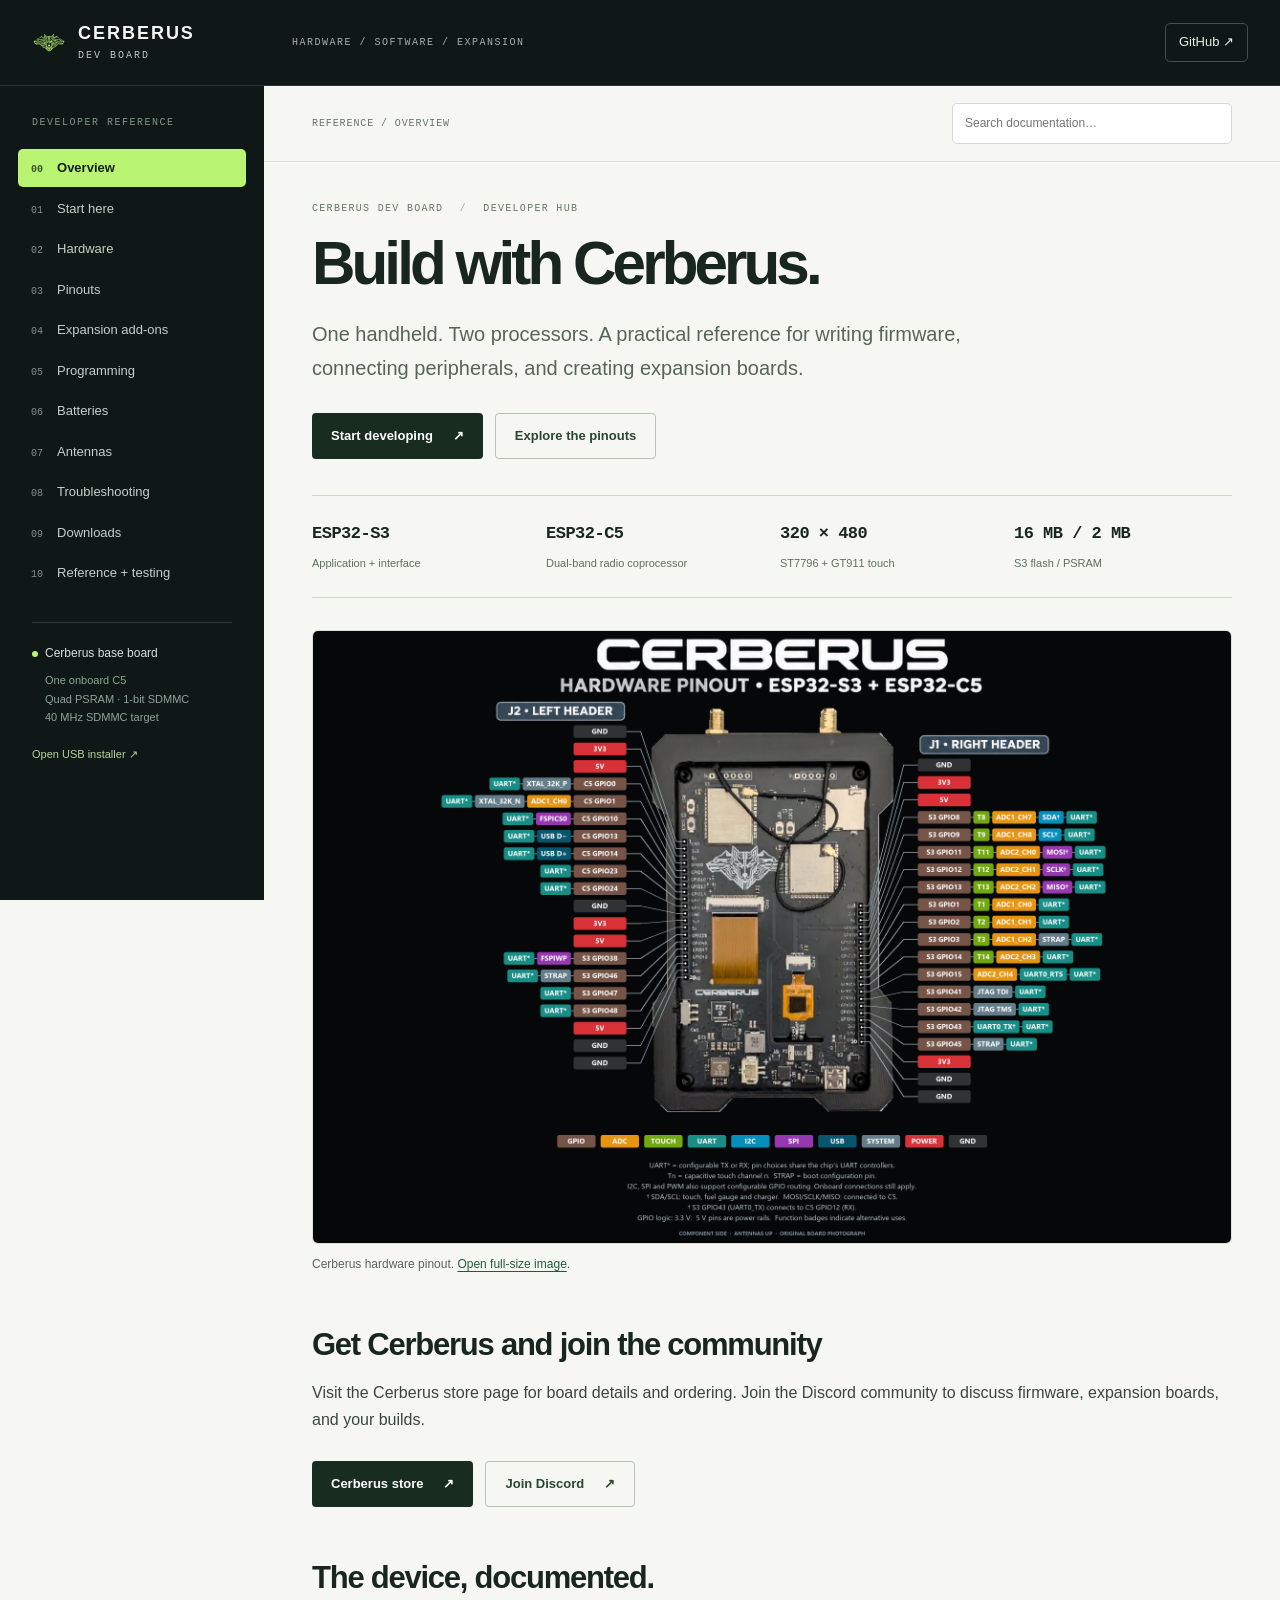
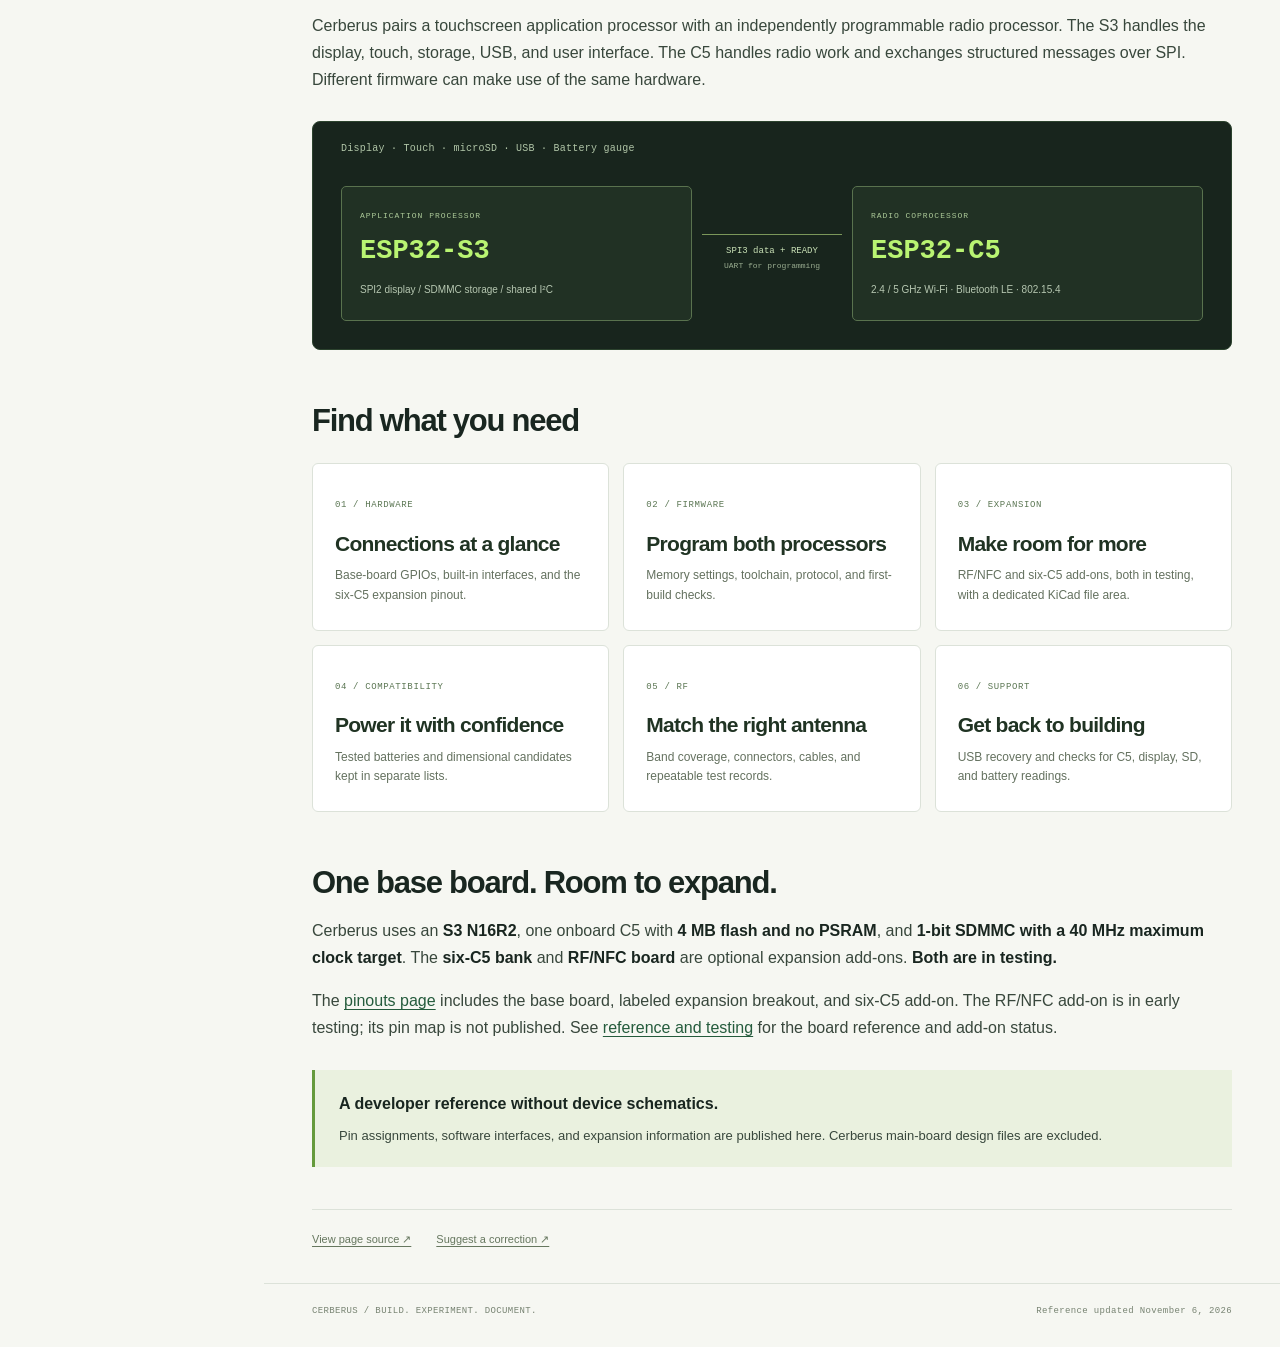
<file: docs/index.html>
<!doctype html>
<html lang="en"><head><meta charset="utf-8"><meta name="viewport" content="width=device-width, initial-scale=1">
<title>Overview | Cerberus Dev Board</title><meta name="description" content="A developer reference for the Cerberus handheld.">
<meta name="theme-color" content="#101817"><link rel="icon" href="assets/cerberus-logo.svg?v=green" type="image/svg+xml"><link rel="stylesheet" href="assets/style.css"><script src="assets/site.js" defer></script></head>
<body class="home"><a class="skip" href="#main">Skip to content</a>
<header class="topbar"><a class="brand" href="index.html"><img src="assets/cerberus-logo.svg?v=green" alt="" width="34" height="34"><span>CERBERUS<small>DEV BOARD</small></span></a><span class="top-label">HARDWARE / SOFTWARE / EXPANSION</span><a class="github" href="https://github.com/463N7/Cerberus-Dev-Board">GitHub <span aria-hidden="true">↗</span></a><button class="menu-button" type="button" aria-controls="sidebar" aria-expanded="false">Menu</button></header>
<aside id="sidebar" class="sidebar"><p class="nav-heading">DEVELOPER REFERENCE</p><nav aria-label="Documentation"><a href="index.html" aria-current="page"><span>00</span>Overview</a><a href="getting-started.html"><span>01</span>Start here</a><a href="hardware.html"><span>02</span>Hardware</a><a href="pinouts.html"><span>03</span>Pinouts</a><a href="expansion.html"><span>04</span>Expansion add-ons</a><a href="programming.html"><span>05</span>Programming</a><a href="batteries.html"><span>06</span>Batteries</a><a href="antennas.html"><span>07</span>Antennas</a><a href="troubleshooting.html"><span>08</span>Troubleshooting</a><a href="downloads.html"><span>09</span>Downloads</a><a href="revisions.html"><span>10</span>Reference + testing</a></nav><div class="sidebar-note"><span class="status-dot"></span>Cerberus base board<p>One onboard C5<br>Quad PSRAM · 1-bit SDMMC<br>40 MHz SDMMC target</p></div><a class="installer-link" href="https://463n7.github.io/Cerberus-Flasher/">Open USB installer ↗</a></aside>
<div class="workspace"><div class="utility"><span>REFERENCE / OVERVIEW</span><div class="search-wrap"><label class="sr-only" for="site-search">Search all documentation</label><input id="site-search" type="search" autocomplete="off" placeholder="Search documentation…"><div id="search-results" class="search-results" hidden aria-label="Search results" aria-live="polite"></div></div></div>
<main id="main" tabindex="-1"><div class="page-eyebrow">CERBERUS DEV BOARD <span>/</span> DEVELOPER HUB</div><article><h1 id="build-with-cerberus">Build with Cerberus.</h1>
<p>One handheld. Two processors. A practical reference for writing firmware, connecting peripherals, and creating expansion boards.</p>
<div class="hero-actions"><a class="button" href="getting-started.html">Start developing <span aria-hidden="true">↗</span></a><a class="button secondary" href="pinouts.html">Explore the pinouts</a></div>

<div class="stats"><div><strong>ESP32-S3</strong><span>Application + interface</span></div><div><strong>ESP32-C5</strong><span>Dual-band radio coprocessor</span></div><div><strong>320 × 480</strong><span>ST7796 + GT911 touch</span></div><div><strong>16 MB / 2 MB</strong><span>S3 flash / PSRAM</span></div></div>

<figure class="pinout-overview"><a href="assets/cerberus-pinout-corrected.png"><img src="assets/cerberus-pinout-corrected.png" alt="Cerberus hardware pinout showing the left J2 and right J1 headers, ESP32-S3 and ESP32-C5 GPIOs, power rails, and peripheral functions." width="3840" height="2560"></a><figcaption>Cerberus hardware pinout. <a href="assets/cerberus-pinout-corrected.png">Open full-size image</a>.</figcaption></figure>

<h2 id="get-cerberus-and-join-the-community">Get Cerberus and join the community</h2>
<p>Visit the Cerberus store page for board details and ordering. Join the Discord community to discuss firmware, expansion boards, and your builds.</p>
<div class="hero-actions"><a class="button" href="https://463n7.io/products/cerberus-development-board">Cerberus store <span aria-hidden="true">↗</span></a><a class="button secondary" href="https://discord.gg/CGmQdeVnJv">Join Discord <span aria-hidden="true">↗</span></a></div>

<h2 id="the-device-documented">The device, documented.</h2>
<p>Cerberus pairs a touchscreen application processor with an independently programmable radio processor. The S3 handles the display, touch, storage, USB, and user interface. The C5 handles radio work and exchanges structured messages over SPI. Different firmware can make use of the same hardware.</p>
<div class="architecture" aria-label="Cerberus system overview"><div class="arch-peripherals">Display · Touch · microSD · USB · Battery gauge</div><div class="arch-main"><span>APPLICATION PROCESSOR</span><strong>ESP32-S3</strong><small>SPI2 display / SDMMC storage / shared I²C</small></div><div class="arch-link">SPI3 data + READY <span>UART for programming</span></div><div class="arch-radio"><span>RADIO COPROCESSOR</span><strong>ESP32-C5</strong><small>2.4 / 5 GHz Wi-Fi · Bluetooth LE · 802.15.4</small></div></div>

<h2 id="find-what-you-need">Find what you need</h2>
<div class="guide-grid"><a href="pinouts.html"><span>01 / HARDWARE</span><h3>Connections at a glance</h3><p>Base-board GPIOs, built-in interfaces, and the six-C5 expansion pinout.</p></a><a href="programming.html"><span>02 / FIRMWARE</span><h3>Program both processors</h3><p>Memory settings, toolchain, protocol, and first-build checks.</p></a><a href="expansion.html"><span>03 / EXPANSION</span><h3>Make room for more</h3><p>RF/NFC and six-C5 add-ons, both in testing, with a dedicated KiCad file area.</p></a><a href="batteries.html"><span>04 / COMPATIBILITY</span><h3>Power it with confidence</h3><p>Tested batteries and dimensional candidates kept in separate lists.</p></a><a href="antennas.html"><span>05 / RF</span><h3>Match the right antenna</h3><p>Band coverage, connectors, cables, and repeatable test records.</p></a><a href="troubleshooting.html"><span>06 / SUPPORT</span><h3>Get back to building</h3><p>USB recovery and checks for C5, display, SD, and battery readings.</p></a></div>

<h2 id="one-base-board-room-to-expand">One base board. Room to expand.</h2>
<p>Cerberus uses an <strong>S3 N16R2</strong>, one onboard C5 with <strong>4 MB flash and no PSRAM</strong>, and <strong>1-bit SDMMC with a 40 MHz maximum clock target</strong>. The <strong>six-C5 bank</strong> and <strong>RF/NFC board</strong> are optional expansion add-ons. <strong>Both are in testing.</strong></p>
<p>The <a href="pinouts.html">pinouts page</a> includes the base board, labeled expansion breakout, and six-C5 add-on. The RF/NFC add-on is in early testing; its pin map is not published. See <a href="revisions.html">reference and testing</a> for the board reference and add-on status.</p>
<div class="callout"><strong>A developer reference without device schematics.</strong><p>Pin assignments, software interfaces, and expansion information are published here. Cerberus main-board design files are excluded.</p></div></article><div class="page-end"><a href="https://github.com/463N7/Cerberus-Dev-Board/blob/main/content/index.md">View page source ↗</a><a href="https://github.com/463N7/Cerberus-Dev-Board/issues/new/choose">Suggest a correction ↗</a></div></main>
<footer><span>CERBERUS / BUILD. EXPERIMENT. DOCUMENT.</span><span>Reference updated November 6, 2026</span></footer></div></body></html>
</file>
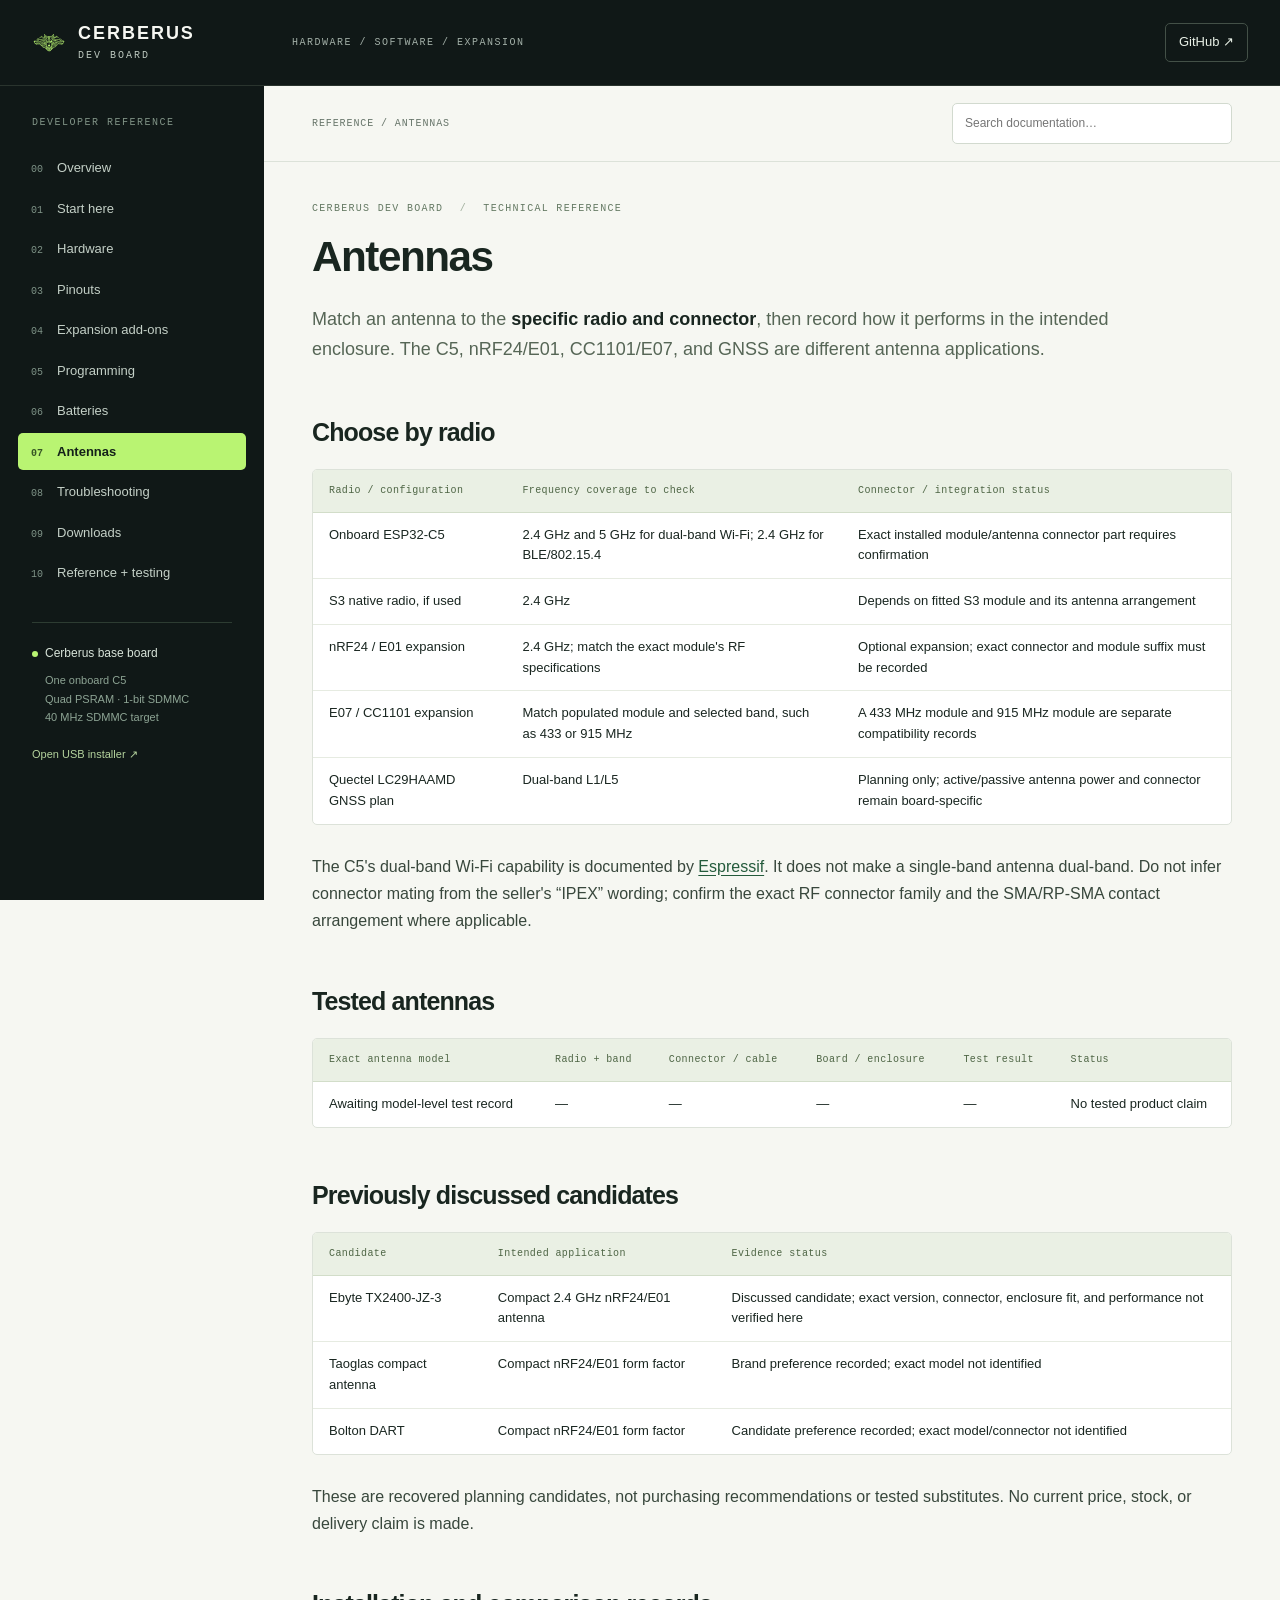
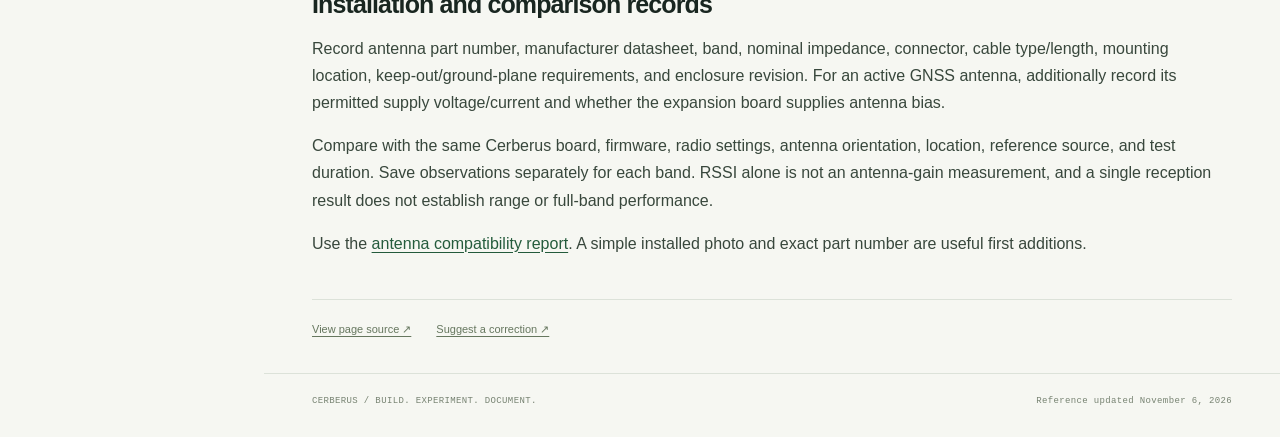
<file: docs/antennas.html>
<!doctype html>
<html lang="en"><head><meta charset="utf-8"><meta name="viewport" content="width=device-width, initial-scale=1">
<title>Antennas | Cerberus Dev Board</title><meta name="description" content="Radio-specific antenna compatibility and test records.">
<meta name="theme-color" content="#101817"><link rel="icon" href="assets/cerberus-logo.svg?v=green" type="image/svg+xml"><link rel="stylesheet" href="assets/style.css"><script src="assets/site.js" defer></script></head>
<body class="reference"><a class="skip" href="#main">Skip to content</a>
<header class="topbar"><a class="brand" href="index.html"><img src="assets/cerberus-logo.svg?v=green" alt="" width="34" height="34"><span>CERBERUS<small>DEV BOARD</small></span></a><span class="top-label">HARDWARE / SOFTWARE / EXPANSION</span><a class="github" href="https://github.com/463N7/Cerberus-Dev-Board">GitHub <span aria-hidden="true">↗</span></a><button class="menu-button" type="button" aria-controls="sidebar" aria-expanded="false">Menu</button></header>
<aside id="sidebar" class="sidebar"><p class="nav-heading">DEVELOPER REFERENCE</p><nav aria-label="Documentation"><a href="index.html"><span>00</span>Overview</a><a href="getting-started.html"><span>01</span>Start here</a><a href="hardware.html"><span>02</span>Hardware</a><a href="pinouts.html"><span>03</span>Pinouts</a><a href="expansion.html"><span>04</span>Expansion add-ons</a><a href="programming.html"><span>05</span>Programming</a><a href="batteries.html"><span>06</span>Batteries</a><a href="antennas.html" aria-current="page"><span>07</span>Antennas</a><a href="troubleshooting.html"><span>08</span>Troubleshooting</a><a href="downloads.html"><span>09</span>Downloads</a><a href="revisions.html"><span>10</span>Reference + testing</a></nav><div class="sidebar-note"><span class="status-dot"></span>Cerberus base board<p>One onboard C5<br>Quad PSRAM · 1-bit SDMMC<br>40 MHz SDMMC target</p></div><a class="installer-link" href="https://463n7.github.io/Cerberus-Flasher/">Open USB installer ↗</a></aside>
<div class="workspace"><div class="utility"><span>REFERENCE / ANTENNAS</span><div class="search-wrap"><label class="sr-only" for="site-search">Search all documentation</label><input id="site-search" type="search" autocomplete="off" placeholder="Search documentation…"><div id="search-results" class="search-results" hidden aria-label="Search results" aria-live="polite"></div></div></div>
<main id="main" tabindex="-1"><div class="page-eyebrow">CERBERUS DEV BOARD <span>/</span> TECHNICAL REFERENCE</div><article><h1 id="antennas">Antennas</h1>
<p>Match an antenna to the <strong>specific radio and connector</strong>, then record how it performs in the intended enclosure. The C5, nRF24/E01, CC1101/E07, and GNSS are different antenna applications.</p>
<h2 id="choose-by-radio">Choose by radio</h2>
<div class="table-scroll"><table>
<thead>
<tr>
<th>Radio / configuration</th>
<th>Frequency coverage to check</th>
<th>Connector / integration status</th>
</tr>
</thead>
<tbody>
<tr>
<td>Onboard ESP32-C5</td>
<td>2.4 GHz and 5 GHz for dual-band Wi-Fi; 2.4 GHz for BLE/802.15.4</td>
<td>Exact installed module/antenna connector part requires confirmation</td>
</tr>
<tr>
<td>S3 native radio, if used</td>
<td>2.4 GHz</td>
<td>Depends on fitted S3 module and its antenna arrangement</td>
</tr>
<tr>
<td>nRF24 / E01 expansion</td>
<td>2.4 GHz; match the exact module's RF specifications</td>
<td>Optional expansion; exact connector and module suffix must be recorded</td>
</tr>
<tr>
<td>E07 / CC1101 expansion</td>
<td>Match populated module and selected band, such as 433 or 915 MHz</td>
<td>A 433 MHz module and 915 MHz module are separate compatibility records</td>
</tr>
<tr>
<td>Quectel LC29HAAMD GNSS plan</td>
<td>Dual-band L1/L5</td>
<td>Planning only; active/passive antenna power and connector remain board-specific</td>
</tr>
</tbody>
</table></div>
<p>The C5's dual-band Wi-Fi capability is documented by <a href="https://www.espressif.com/en/products/socs/esp32-c5">Espressif</a>. It does not make a single-band antenna dual-band. Do not infer connector mating from the seller's “IPEX” wording; confirm the exact RF connector family and the SMA/RP-SMA contact arrangement where applicable.</p>
<h2 id="tested-antennas">Tested antennas</h2>
<div class="table-scroll"><table>
<thead>
<tr>
<th>Exact antenna model</th>
<th>Radio + band</th>
<th>Connector / cable</th>
<th>Board / enclosure</th>
<th>Test result</th>
<th>Status</th>
</tr>
</thead>
<tbody>
<tr>
<td>Awaiting model-level test record</td>
<td>—</td>
<td>—</td>
<td>—</td>
<td>—</td>
<td>No tested product claim</td>
</tr>
</tbody>
</table></div>
<h2 id="previously-discussed-candidates">Previously discussed candidates</h2>
<div class="table-scroll"><table>
<thead>
<tr>
<th>Candidate</th>
<th>Intended application</th>
<th>Evidence status</th>
</tr>
</thead>
<tbody>
<tr>
<td>Ebyte TX2400-JZ-3</td>
<td>Compact 2.4 GHz nRF24/E01 antenna</td>
<td>Discussed candidate; exact version, connector, enclosure fit, and performance not verified here</td>
</tr>
<tr>
<td>Taoglas compact antenna</td>
<td>Compact nRF24/E01 form factor</td>
<td>Brand preference recorded; exact model not identified</td>
</tr>
<tr>
<td>Bolton DART</td>
<td>Compact nRF24/E01 form factor</td>
<td>Candidate preference recorded; exact model/connector not identified</td>
</tr>
</tbody>
</table></div>
<p>These are recovered planning candidates, not purchasing recommendations or tested substitutes. No current price, stock, or delivery claim is made.</p>
<h2 id="installation-and-comparison-records">Installation and comparison records</h2>
<p>Record antenna part number, manufacturer datasheet, band, nominal impedance, connector, cable type/length, mounting location, keep-out/ground-plane requirements, and enclosure revision. For an active GNSS antenna, additionally record its permitted supply voltage/current and whether the expansion board supplies antenna bias.</p>
<p>Compare with the same Cerberus board, firmware, radio settings, antenna orientation, location, reference source, and test duration. Save observations separately for each band. RSSI alone is not an antenna-gain measurement, and a single reception result does not establish range or full-band performance.</p>
<p>Use the <a href="https://github.com/463N7/Cerberus-Dev-Board/issues/new?template=antenna.yml">antenna compatibility report</a>. A simple installed photo and exact part number are useful first additions.</p></article><div class="page-end"><a href="https://github.com/463N7/Cerberus-Dev-Board/blob/main/content/antennas.md">View page source ↗</a><a href="https://github.com/463N7/Cerberus-Dev-Board/issues/new/choose">Suggest a correction ↗</a></div></main>
<footer><span>CERBERUS / BUILD. EXPERIMENT. DOCUMENT.</span><span>Reference updated November 6, 2026</span></footer></div></body></html>
</file>
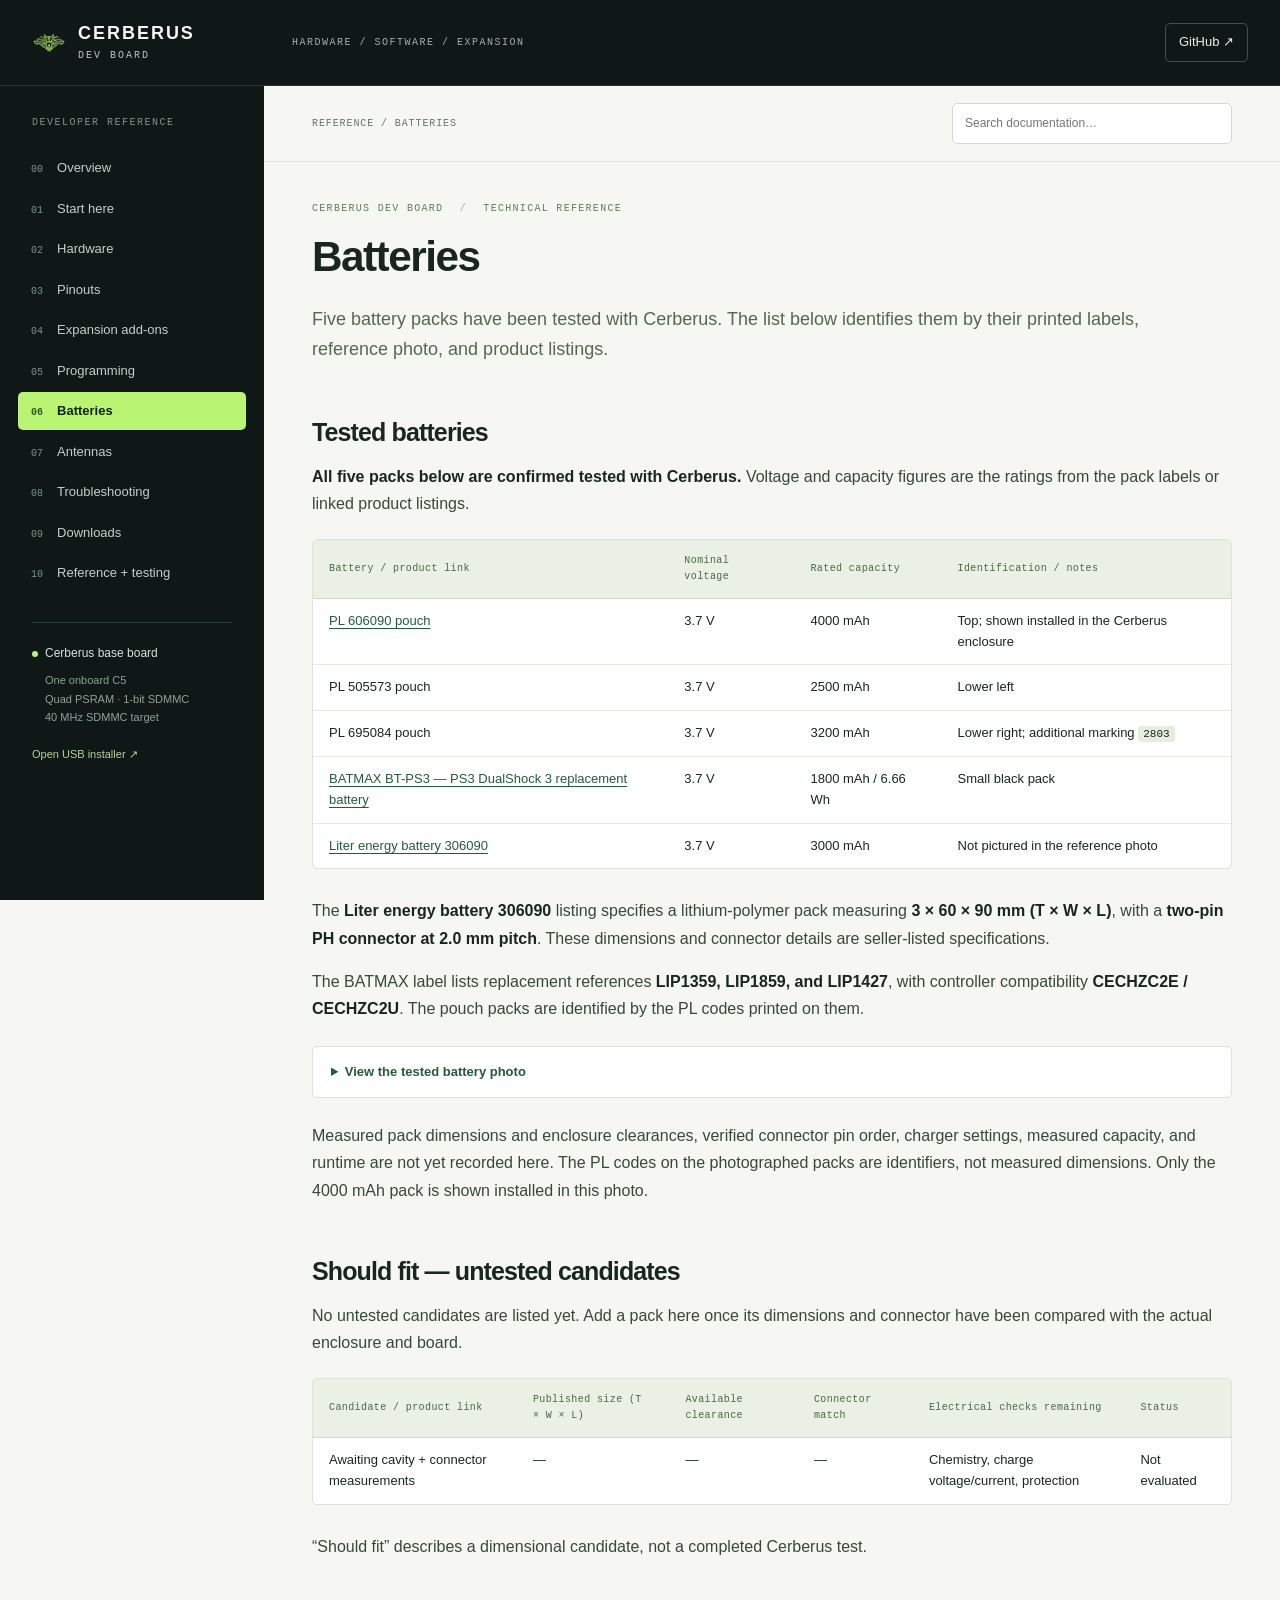
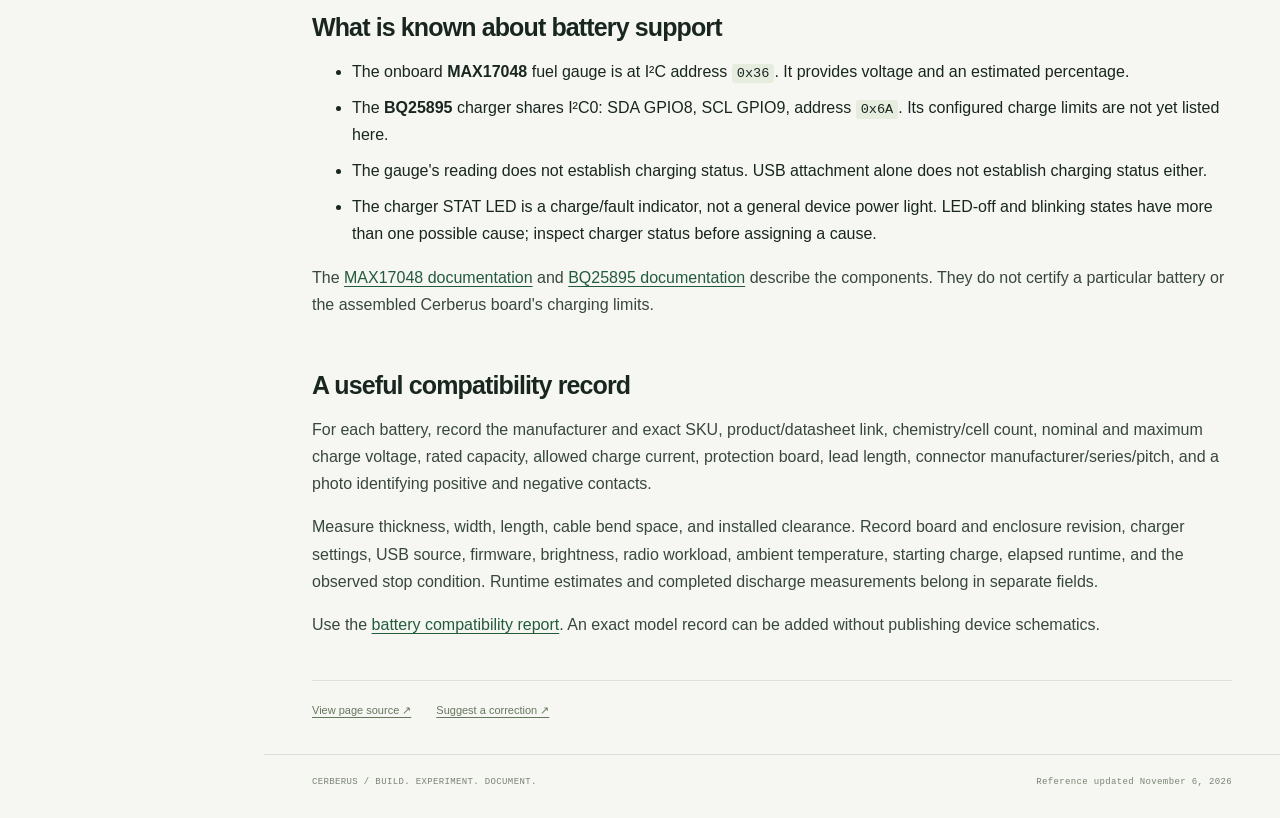
<file: docs/batteries.html>
<!doctype html>
<html lang="en"><head><meta charset="utf-8"><meta name="viewport" content="width=device-width, initial-scale=1">
<title>Batteries | Cerberus Dev Board</title><meta name="description" content="Tested batteries and should-fit candidates, with evidence.">
<meta name="theme-color" content="#101817"><link rel="icon" href="assets/cerberus-logo.svg?v=green" type="image/svg+xml"><link rel="stylesheet" href="assets/style.css"><script src="assets/site.js" defer></script></head>
<body class="reference"><a class="skip" href="#main">Skip to content</a>
<header class="topbar"><a class="brand" href="index.html"><img src="assets/cerberus-logo.svg?v=green" alt="" width="34" height="34"><span>CERBERUS<small>DEV BOARD</small></span></a><span class="top-label">HARDWARE / SOFTWARE / EXPANSION</span><a class="github" href="https://github.com/463N7/Cerberus-Dev-Board">GitHub <span aria-hidden="true">↗</span></a><button class="menu-button" type="button" aria-controls="sidebar" aria-expanded="false">Menu</button></header>
<aside id="sidebar" class="sidebar"><p class="nav-heading">DEVELOPER REFERENCE</p><nav aria-label="Documentation"><a href="index.html"><span>00</span>Overview</a><a href="getting-started.html"><span>01</span>Start here</a><a href="hardware.html"><span>02</span>Hardware</a><a href="pinouts.html"><span>03</span>Pinouts</a><a href="expansion.html"><span>04</span>Expansion add-ons</a><a href="programming.html"><span>05</span>Programming</a><a href="batteries.html" aria-current="page"><span>06</span>Batteries</a><a href="antennas.html"><span>07</span>Antennas</a><a href="troubleshooting.html"><span>08</span>Troubleshooting</a><a href="downloads.html"><span>09</span>Downloads</a><a href="revisions.html"><span>10</span>Reference + testing</a></nav><div class="sidebar-note"><span class="status-dot"></span>Cerberus base board<p>One onboard C5<br>Quad PSRAM · 1-bit SDMMC<br>40 MHz SDMMC target</p></div><a class="installer-link" href="https://463n7.github.io/Cerberus-Flasher/">Open USB installer ↗</a></aside>
<div class="workspace"><div class="utility"><span>REFERENCE / BATTERIES</span><div class="search-wrap"><label class="sr-only" for="site-search">Search all documentation</label><input id="site-search" type="search" autocomplete="off" placeholder="Search documentation…"><div id="search-results" class="search-results" hidden aria-label="Search results" aria-live="polite"></div></div></div>
<main id="main" tabindex="-1"><div class="page-eyebrow">CERBERUS DEV BOARD <span>/</span> TECHNICAL REFERENCE</div><article><h1 id="batteries">Batteries</h1>
<p>Five battery packs have been tested with Cerberus. The list below identifies them by their printed labels, reference photo, and product listings.</p>
<h2 id="tested-batteries">Tested batteries</h2>
<p><strong>All five packs below are confirmed tested with Cerberus.</strong> Voltage and capacity figures are the ratings from the pack labels or linked product listings.</p>
<div class="table-scroll"><table>
<thead>
<tr>
<th>Battery / product link</th>
<th>Nominal voltage</th>
<th>Rated capacity</th>
<th>Identification / notes</th>
</tr>
</thead>
<tbody>
<tr>
<td><a href="https://link.amazon/B03sRODqo">PL 606090 pouch</a></td>
<td>3.7 V</td>
<td>4000 mAh</td>
<td>Top; shown installed in the Cerberus enclosure</td>
</tr>
<tr>
<td>PL 505573 pouch</td>
<td>3.7 V</td>
<td>2500 mAh</td>
<td>Lower left</td>
</tr>
<tr>
<td>PL 695084 pouch</td>
<td>3.7 V</td>
<td>3200 mAh</td>
<td>Lower right; additional marking <code>2803</code></td>
</tr>
<tr>
<td><a href="https://link.amazon/B03ZRYRxP">BATMAX BT-PS3 — PS3 DualShock 3 replacement battery</a></td>
<td>3.7 V</td>
<td>1800 mAh / 6.66 Wh</td>
<td>Small black pack</td>
</tr>
<tr>
<td><a href="https://link.amazon/B0c9IX6TF">Liter energy battery 306090</a></td>
<td>3.7 V</td>
<td>3000 mAh</td>
<td>Not pictured in the reference photo</td>
</tr>
</tbody>
</table></div>
<p>The <strong>Liter energy battery 306090</strong> listing specifies a lithium-polymer pack measuring <strong>3 × 60 × 90 mm (T × W × L)</strong>, with a <strong>two-pin PH connector at 2.0 mm pitch</strong>. These dimensions and connector details are seller-listed specifications.</p>
<p>The BATMAX label lists replacement references <strong>LIP1359, LIP1859, and LIP1427</strong>, with controller compatibility <strong>CECHZC2E / CECHZC2U</strong>. The pouch packs are identified by the PL codes printed on them.</p>
<details class="connector-photo"><summary>View the tested battery photo</summary><figure><a href="assets/tested-batteries.jpg"><img src="assets/tested-batteries.jpg" alt="Four tested Cerberus batteries: PL 606090 4000 mAh installed at the top, PL 505573 2500 mAh at lower left, PL 695084 3200 mAh at lower right, and a black BATMAX BT-PS3 1800 mAh PS3 DualShock 3 replacement pack." width="4590" height="8160" loading="lazy"></a><figcaption>Four of the five tested packs and their printed labels. The Liter energy 306090 is not pictured. Select the photo to view it at full size.</figcaption></figure></details>

<p>Measured pack dimensions and enclosure clearances, verified connector pin order, charger settings, measured capacity, and runtime are not yet recorded here. The PL codes on the photographed packs are identifiers, not measured dimensions. Only the 4000 mAh pack is shown installed in this photo.</p>
<h2 id="should-fit-untested-candidates">Should fit — untested candidates</h2>
<p>No untested candidates are listed yet. Add a pack here once its dimensions and connector have been compared with the actual enclosure and board.</p>
<div class="table-scroll"><table>
<thead>
<tr>
<th>Candidate / product link</th>
<th>Published size (T × W × L)</th>
<th>Available clearance</th>
<th>Connector match</th>
<th>Electrical checks remaining</th>
<th>Status</th>
</tr>
</thead>
<tbody>
<tr>
<td>Awaiting cavity + connector measurements</td>
<td>—</td>
<td>—</td>
<td>—</td>
<td>Chemistry, charge voltage/current, protection</td>
<td>Not evaluated</td>
</tr>
</tbody>
</table></div>
<p>“Should fit” describes a dimensional candidate, not a completed Cerberus test.</p>
<h2 id="what-is-known-about-battery-support">What is known about battery support</h2>
<ul>
<li>The onboard <strong>MAX17048</strong> fuel gauge is at I²C address <code>0x36</code>. It provides voltage and an estimated percentage.</li>
<li>The <strong>BQ25895</strong> charger shares I²C0: SDA GPIO8, SCL GPIO9, address <code>0x6A</code>. Its configured charge limits are not yet listed here.</li>
<li>The gauge's reading does not establish charging status. USB attachment alone does not establish charging status either.</li>
<li>The charger STAT LED is a charge/fault indicator, not a general device power light. LED-off and blinking states have more than one possible cause; inspect charger status before assigning a cause.</li>
</ul>
<p>The <a href="https://www.analog.com/en/products/max17048.html">MAX17048 documentation</a> and <a href="https://www.ti.com/product/BQ25895">BQ25895 documentation</a> describe the components. They do not certify a particular battery or the assembled Cerberus board's charging limits.</p>
<h2 id="a-useful-compatibility-record">A useful compatibility record</h2>
<p>For each battery, record the manufacturer and exact SKU, product/datasheet link, chemistry/cell count, nominal and maximum charge voltage, rated capacity, allowed charge current, protection board, lead length, connector manufacturer/series/pitch, and a photo identifying positive and negative contacts.</p>
<p>Measure thickness, width, length, cable bend space, and installed clearance. Record board and enclosure revision, charger settings, USB source, firmware, brightness, radio workload, ambient temperature, starting charge, elapsed runtime, and the observed stop condition. Runtime estimates and completed discharge measurements belong in separate fields.</p>
<p>Use the <a href="https://github.com/463N7/Cerberus-Dev-Board/issues/new?template=battery.yml">battery compatibility report</a>. An exact model record can be added without publishing device schematics.</p></article><div class="page-end"><a href="https://github.com/463N7/Cerberus-Dev-Board/blob/main/content/batteries.md">View page source ↗</a><a href="https://github.com/463N7/Cerberus-Dev-Board/issues/new/choose">Suggest a correction ↗</a></div></main>
<footer><span>CERBERUS / BUILD. EXPERIMENT. DOCUMENT.</span><span>Reference updated November 6, 2026</span></footer></div></body></html>
</file>
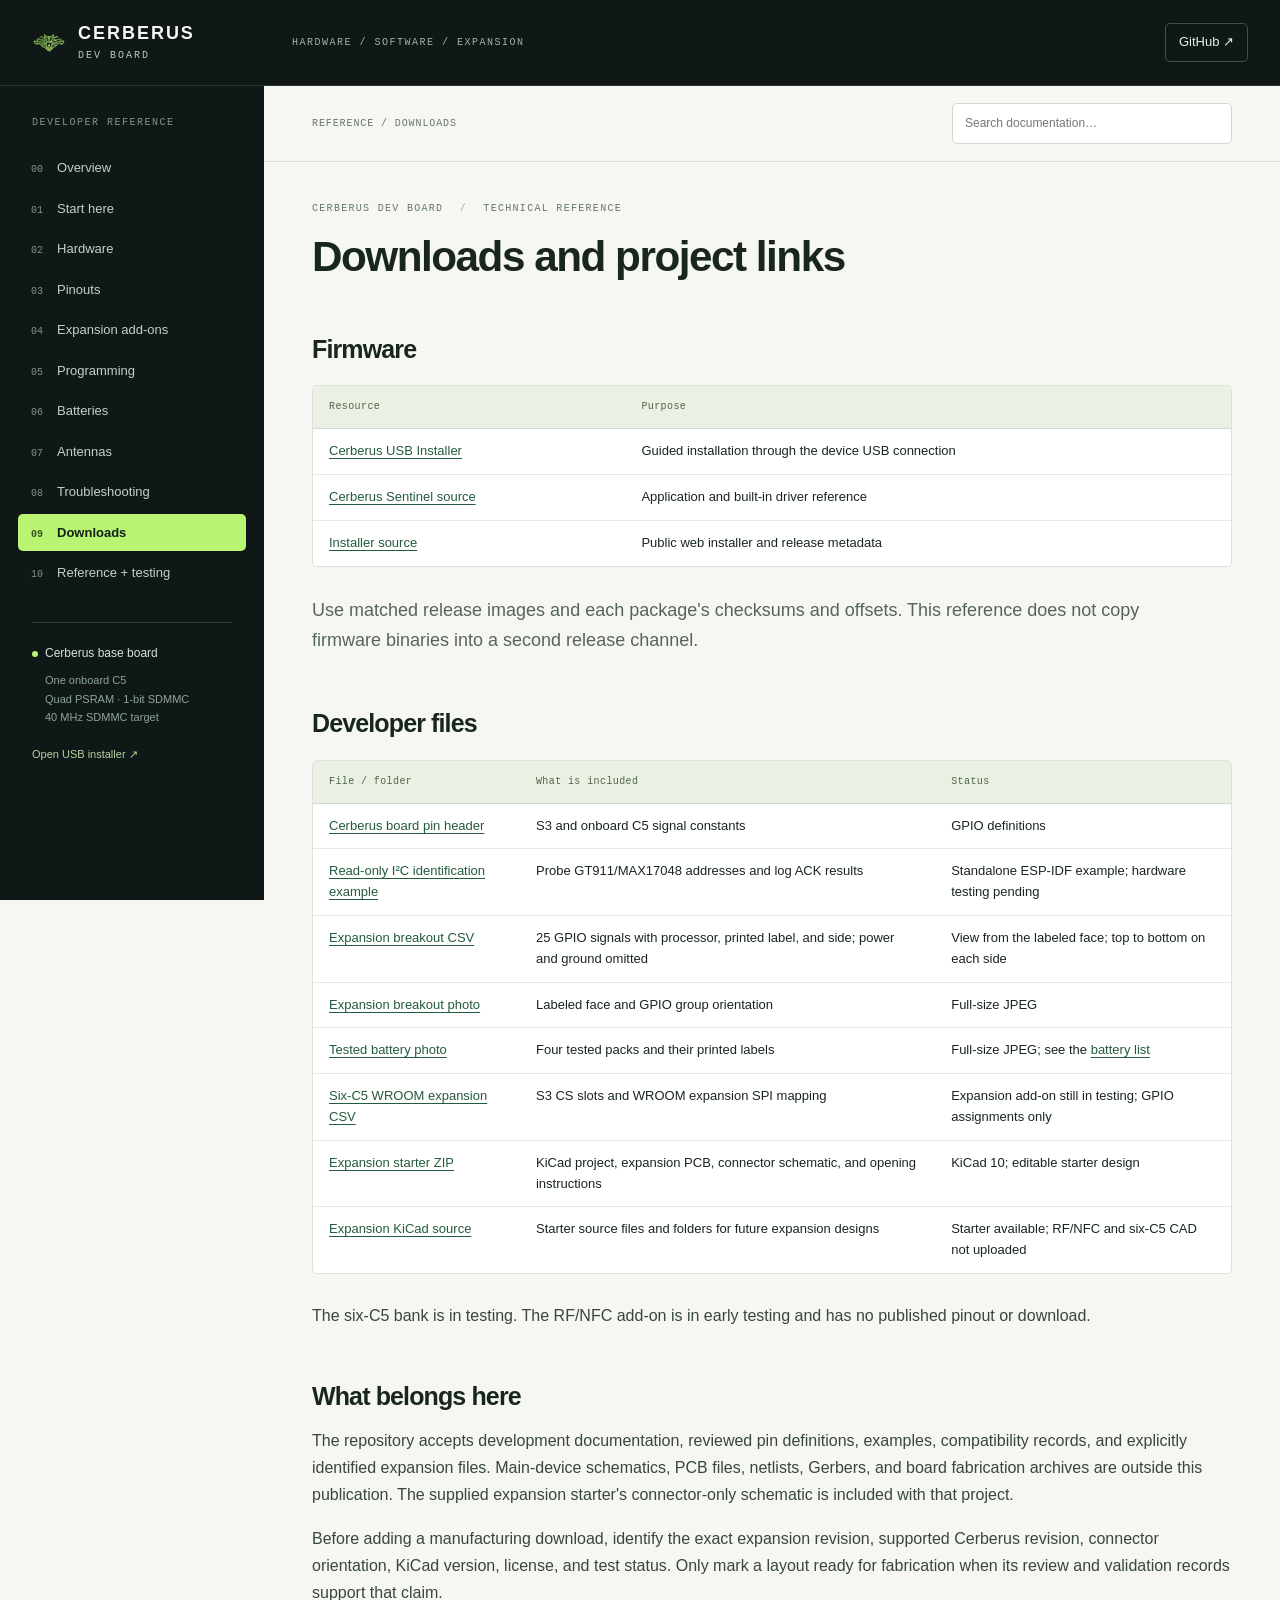
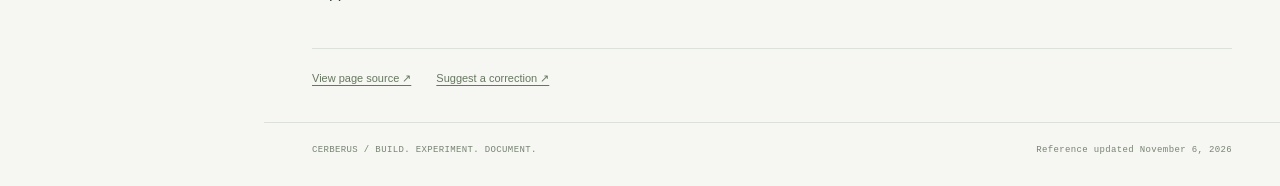
<file: docs/downloads.html>
<!doctype html>
<html lang="en"><head><meta charset="utf-8"><meta name="viewport" content="width=device-width, initial-scale=1">
<title>Downloads | Cerberus Dev Board</title><meta name="description" content="Firmware links, pin definitions, examples, and expansion files.">
<meta name="theme-color" content="#101817"><link rel="icon" href="assets/cerberus-logo.svg?v=green" type="image/svg+xml"><link rel="stylesheet" href="assets/style.css"><script src="assets/site.js" defer></script></head>
<body class="reference"><a class="skip" href="#main">Skip to content</a>
<header class="topbar"><a class="brand" href="index.html"><img src="assets/cerberus-logo.svg?v=green" alt="" width="34" height="34"><span>CERBERUS<small>DEV BOARD</small></span></a><span class="top-label">HARDWARE / SOFTWARE / EXPANSION</span><a class="github" href="https://github.com/463N7/Cerberus-Dev-Board">GitHub <span aria-hidden="true">↗</span></a><button class="menu-button" type="button" aria-controls="sidebar" aria-expanded="false">Menu</button></header>
<aside id="sidebar" class="sidebar"><p class="nav-heading">DEVELOPER REFERENCE</p><nav aria-label="Documentation"><a href="index.html"><span>00</span>Overview</a><a href="getting-started.html"><span>01</span>Start here</a><a href="hardware.html"><span>02</span>Hardware</a><a href="pinouts.html"><span>03</span>Pinouts</a><a href="expansion.html"><span>04</span>Expansion add-ons</a><a href="programming.html"><span>05</span>Programming</a><a href="batteries.html"><span>06</span>Batteries</a><a href="antennas.html"><span>07</span>Antennas</a><a href="troubleshooting.html"><span>08</span>Troubleshooting</a><a href="downloads.html" aria-current="page"><span>09</span>Downloads</a><a href="revisions.html"><span>10</span>Reference + testing</a></nav><div class="sidebar-note"><span class="status-dot"></span>Cerberus base board<p>One onboard C5<br>Quad PSRAM · 1-bit SDMMC<br>40 MHz SDMMC target</p></div><a class="installer-link" href="https://463n7.github.io/Cerberus-Flasher/">Open USB installer ↗</a></aside>
<div class="workspace"><div class="utility"><span>REFERENCE / DOWNLOADS</span><div class="search-wrap"><label class="sr-only" for="site-search">Search all documentation</label><input id="site-search" type="search" autocomplete="off" placeholder="Search documentation…"><div id="search-results" class="search-results" hidden aria-label="Search results" aria-live="polite"></div></div></div>
<main id="main" tabindex="-1"><div class="page-eyebrow">CERBERUS DEV BOARD <span>/</span> TECHNICAL REFERENCE</div><article><h1 id="downloads-and-project-links">Downloads and project links</h1>
<h2 id="firmware">Firmware</h2>
<div class="table-scroll"><table>
<thead>
<tr>
<th>Resource</th>
<th>Purpose</th>
</tr>
</thead>
<tbody>
<tr>
<td><a href="https://463n7.github.io/Cerberus-Flasher/">Cerberus USB Installer</a></td>
<td>Guided installation through the device USB connection</td>
</tr>
<tr>
<td><a href="https://github.com/463N7/Cerberus-Sentinel">Cerberus Sentinel source</a></td>
<td>Application and built-in driver reference</td>
</tr>
<tr>
<td><a href="https://github.com/463N7/Cerberus-Flasher">Installer source</a></td>
<td>Public web installer and release metadata</td>
</tr>
</tbody>
</table></div>
<p>Use matched release images and each package's checksums and offsets. This reference does not copy firmware binaries into a second release channel.</p>
<h2 id="developer-files">Developer files</h2>
<div class="table-scroll"><table>
<thead>
<tr>
<th>File / folder</th>
<th>What is included</th>
<th>Status</th>
</tr>
</thead>
<tbody>
<tr>
<td><a href="https://github.com/463N7/Cerberus-Dev-Board/blob/main/examples/cerberus_board_pins.h">Cerberus board pin header</a></td>
<td>S3 and onboard C5 signal constants</td>
<td>GPIO definitions</td>
</tr>
<tr>
<td><a href="https://github.com/463N7/Cerberus-Dev-Board/blob/main/examples/i2c-identify/main/main.c">Read-only I²C identification example</a></td>
<td>Probe GT911/MAX17048 addresses and log ACK results</td>
<td>Standalone ESP-IDF example; hardware testing pending</td>
</tr>
<tr>
<td><a href="assets/expansion-breakout-pinout.csv">Expansion breakout CSV</a></td>
<td>25 GPIO signals with processor, printed label, and side; power and ground omitted</td>
<td>View from the labeled face; top to bottom on each side</td>
</tr>
<tr>
<td><a href="assets/expansion-breakout.jpg">Expansion breakout photo</a></td>
<td>Labeled face and GPIO group orientation</td>
<td>Full-size JPEG</td>
</tr>
<tr>
<td><a href="assets/tested-batteries.jpg">Tested battery photo</a></td>
<td>Four tested packs and their printed labels</td>
<td>Full-size JPEG; see the <a href="batteries.html#tested-batteries">battery list</a></td>
</tr>
<tr>
<td><a href="assets/c5-expansion-pinout.csv">Six-C5 WROOM expansion CSV</a></td>
<td>S3 CS slots and WROOM expansion SPI mapping</td>
<td>Expansion add-on still in testing; GPIO assignments only</td>
</tr>
<tr>
<td><a href="assets/cerberus-expansion-starter.zip">Expansion starter ZIP</a></td>
<td>KiCad project, expansion PCB, connector schematic, and opening instructions</td>
<td>KiCad 10; editable starter design</td>
</tr>
<tr>
<td><a href="https://github.com/463N7/Cerberus-Dev-Board/tree/main/hardware/expansion">Expansion KiCad source</a></td>
<td>Starter source files and folders for future expansion designs</td>
<td>Starter available; RF/NFC and six-C5 CAD not uploaded</td>
</tr>
</tbody>
</table></div>
<p>The six-C5 bank is in testing. The RF/NFC add-on is in early testing and has no published pinout or download.</p>
<h2 id="what-belongs-here">What belongs here</h2>
<p>The repository accepts development documentation, reviewed pin definitions, examples, compatibility records, and explicitly identified expansion files. Main-device schematics, PCB files, netlists, Gerbers, and board fabrication archives are outside this publication. The supplied expansion starter's connector-only schematic is included with that project.</p>
<p>Before adding a manufacturing download, identify the exact expansion revision, supported Cerberus revision, connector orientation, KiCad version, license, and test status. Only mark a layout ready for fabrication when its review and validation records support that claim.</p></article><div class="page-end"><a href="https://github.com/463N7/Cerberus-Dev-Board/blob/main/content/downloads.md">View page source ↗</a><a href="https://github.com/463N7/Cerberus-Dev-Board/issues/new/choose">Suggest a correction ↗</a></div></main>
<footer><span>CERBERUS / BUILD. EXPERIMENT. DOCUMENT.</span><span>Reference updated November 6, 2026</span></footer></div></body></html>
</file>
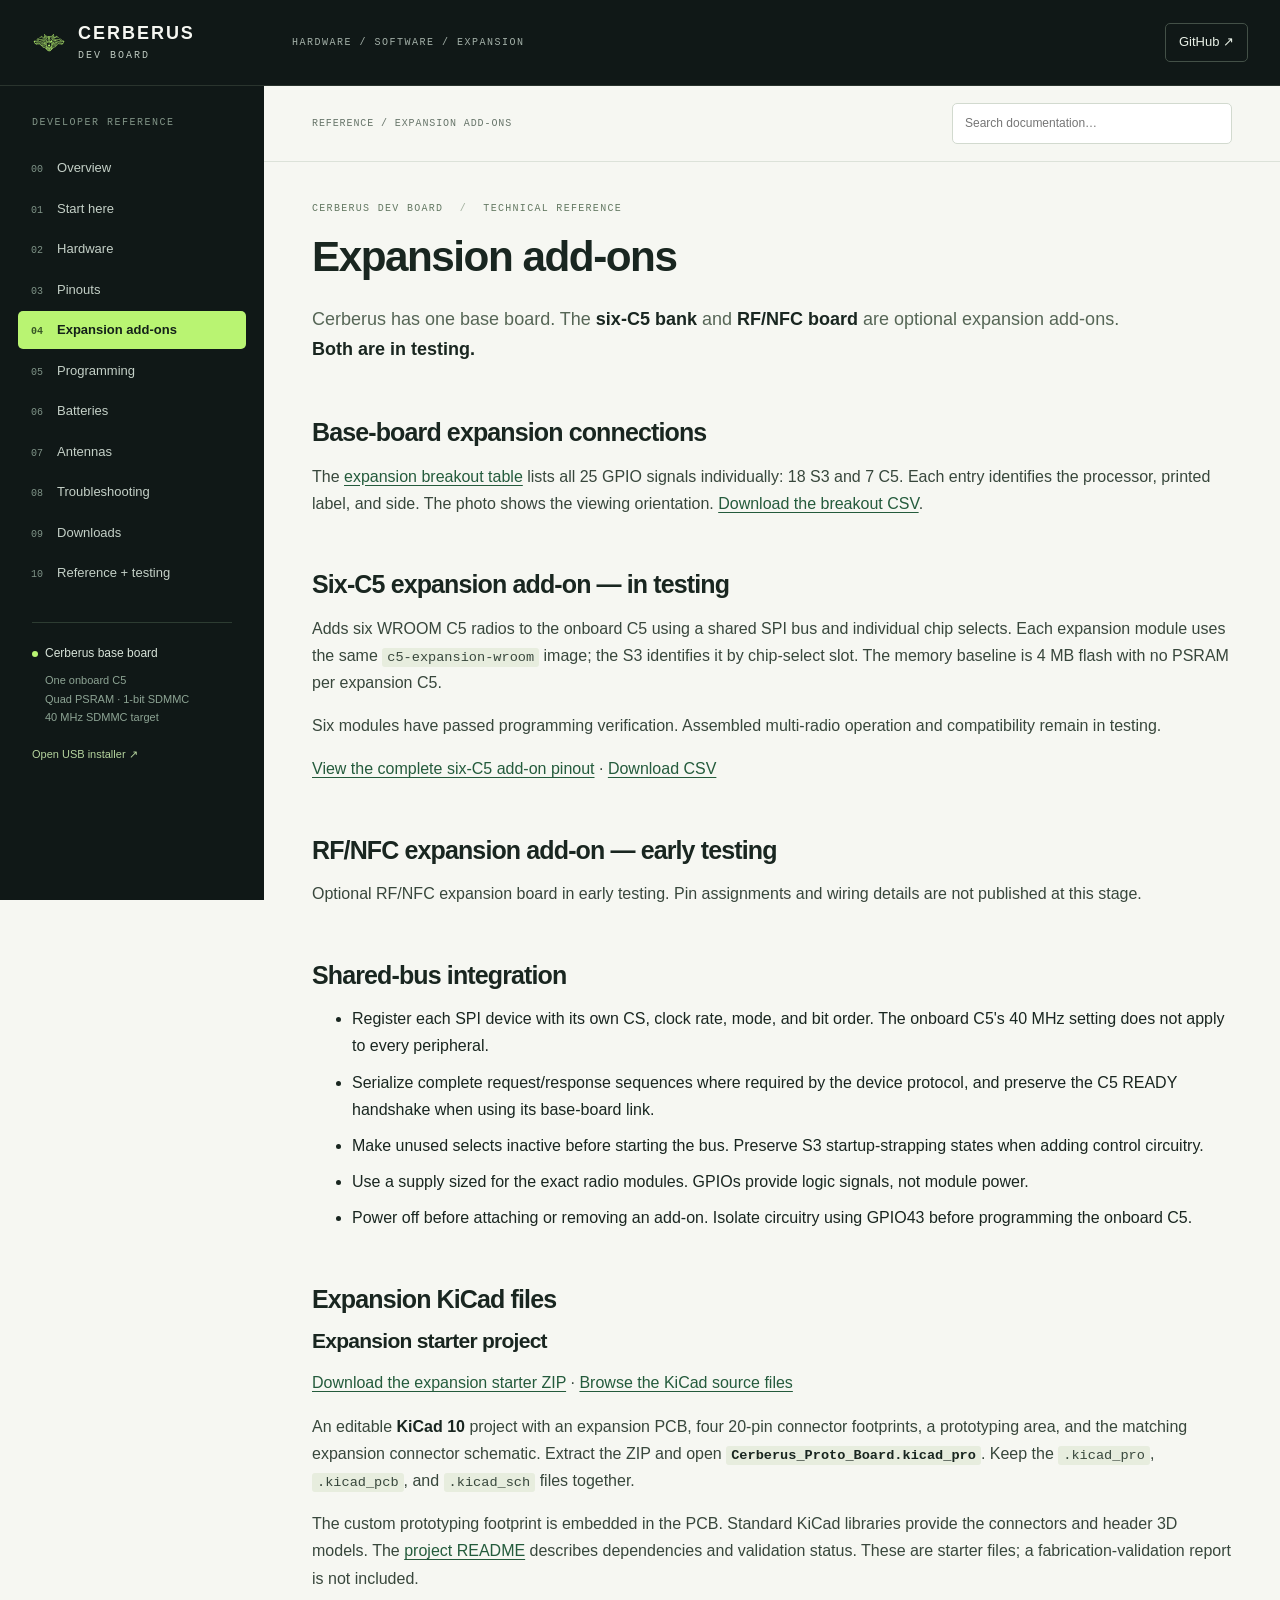
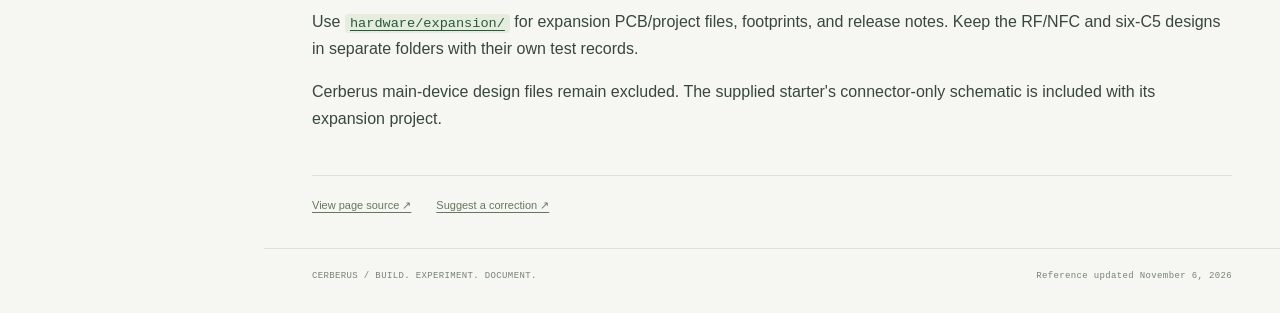
<file: docs/expansion.html>
<!doctype html>
<html lang="en"><head><meta charset="utf-8"><meta name="viewport" content="width=device-width, initial-scale=1">
<title>Expansion add-ons | Cerberus Dev Board</title><meta name="description" content="Six-C5 and RF/NFC add-ons, both in testing, plus expansion KiCad files.">
<meta name="theme-color" content="#101817"><link rel="icon" href="assets/cerberus-logo.svg?v=green" type="image/svg+xml"><link rel="stylesheet" href="assets/style.css"><script src="assets/site.js" defer></script></head>
<body class="reference"><a class="skip" href="#main">Skip to content</a>
<header class="topbar"><a class="brand" href="index.html"><img src="assets/cerberus-logo.svg?v=green" alt="" width="34" height="34"><span>CERBERUS<small>DEV BOARD</small></span></a><span class="top-label">HARDWARE / SOFTWARE / EXPANSION</span><a class="github" href="https://github.com/463N7/Cerberus-Dev-Board">GitHub <span aria-hidden="true">↗</span></a><button class="menu-button" type="button" aria-controls="sidebar" aria-expanded="false">Menu</button></header>
<aside id="sidebar" class="sidebar"><p class="nav-heading">DEVELOPER REFERENCE</p><nav aria-label="Documentation"><a href="index.html"><span>00</span>Overview</a><a href="getting-started.html"><span>01</span>Start here</a><a href="hardware.html"><span>02</span>Hardware</a><a href="pinouts.html"><span>03</span>Pinouts</a><a href="expansion.html" aria-current="page"><span>04</span>Expansion add-ons</a><a href="programming.html"><span>05</span>Programming</a><a href="batteries.html"><span>06</span>Batteries</a><a href="antennas.html"><span>07</span>Antennas</a><a href="troubleshooting.html"><span>08</span>Troubleshooting</a><a href="downloads.html"><span>09</span>Downloads</a><a href="revisions.html"><span>10</span>Reference + testing</a></nav><div class="sidebar-note"><span class="status-dot"></span>Cerberus base board<p>One onboard C5<br>Quad PSRAM · 1-bit SDMMC<br>40 MHz SDMMC target</p></div><a class="installer-link" href="https://463n7.github.io/Cerberus-Flasher/">Open USB installer ↗</a></aside>
<div class="workspace"><div class="utility"><span>REFERENCE / EXPANSION ADD-ONS</span><div class="search-wrap"><label class="sr-only" for="site-search">Search all documentation</label><input id="site-search" type="search" autocomplete="off" placeholder="Search documentation…"><div id="search-results" class="search-results" hidden aria-label="Search results" aria-live="polite"></div></div></div>
<main id="main" tabindex="-1"><div class="page-eyebrow">CERBERUS DEV BOARD <span>/</span> TECHNICAL REFERENCE</div><article><h1 id="expansion-add-ons">Expansion add-ons</h1>
<p>Cerberus has one base board. The <strong>six-C5 bank</strong> and <strong>RF/NFC board</strong> are optional expansion add-ons. <strong>Both are in testing.</strong></p>
<h2 id="base-board-expansion-connections">Base-board expansion connections</h2>
<p>The <a href="pinouts.html#expansion-breakout-connections">expansion breakout table</a> lists all 25 GPIO signals individually: 18 S3 and 7 C5. Each entry identifies the processor, printed label, and side. The photo shows the viewing orientation. <a href="assets/expansion-breakout-pinout.csv">Download the breakout CSV</a>.</p>
<h2 id="six-c5-expansion-add-on-in-testing">Six-C5 expansion add-on — in testing</h2>
<p>Adds six WROOM C5 radios to the onboard C5 using a shared SPI bus and individual chip selects. Each expansion module uses the same <code>c5-expansion-wroom</code> image; the S3 identifies it by chip-select slot. The memory baseline is 4 MB flash with no PSRAM per expansion C5.</p>
<p>Six modules have passed programming verification. Assembled multi-radio operation and compatibility remain in testing.</p>
<p><a href="pinouts.html#six-c5-expansion-add-on-in-testing">View the complete six-C5 add-on pinout</a> · <a href="assets/c5-expansion-pinout.csv">Download CSV</a></p>
<h2 id="rfnfc-expansion-add-on-early-testing">RF/NFC expansion add-on — early testing</h2>
<p>Optional RF/NFC expansion board in early testing. Pin assignments and wiring details are not published at this stage.</p>
<h2 id="shared-bus-integration">Shared-bus integration</h2>
<ul>
<li>Register each SPI device with its own CS, clock rate, mode, and bit order. The onboard C5's 40 MHz setting does not apply to every peripheral.</li>
<li>Serialize complete request/response sequences where required by the device protocol, and preserve the C5 READY handshake when using its base-board link.</li>
<li>Make unused selects inactive before starting the bus. Preserve S3 startup-strapping states when adding control circuitry.</li>
<li>Use a supply sized for the exact radio modules. GPIOs provide logic signals, not module power.</li>
<li>Power off before attaching or removing an add-on. Isolate circuitry using GPIO43 before programming the onboard C5.</li>
</ul>
<h2 id="expansion-kicad-files">Expansion KiCad files</h2>
<h3 id="expansion-starter-project">Expansion starter project</h3>
<p><a href="assets/cerberus-expansion-starter.zip">Download the expansion starter ZIP</a> · <a href="https://github.com/463N7/Cerberus-Dev-Board/tree/main/hardware/expansion/starter">Browse the KiCad source files</a></p>
<p>An editable <strong>KiCad 10</strong> project with an expansion PCB, four 20-pin connector footprints, a prototyping area, and the matching expansion connector schematic. Extract the ZIP and open <strong><code>Cerberus_Proto_Board.kicad_pro</code></strong>. Keep the <code>.kicad_pro</code>, <code>.kicad_pcb</code>, and <code>.kicad_sch</code> files together.</p>
<p>The custom prototyping footprint is embedded in the PCB. Standard KiCad libraries provide the connectors and header 3D models. The <a href="https://github.com/463N7/Cerberus-Dev-Board/blob/main/hardware/expansion/starter/README.md">project README</a> describes dependencies and validation status. These are starter files; a fabrication-validation report is not included.</p>
<p>Use <a href="https://github.com/463N7/Cerberus-Dev-Board/tree/main/hardware/expansion"><code>hardware/expansion/</code></a> for expansion PCB/project files, footprints, and release notes. Keep the RF/NFC and six-C5 designs in separate folders with their own test records.</p>
<p>Cerberus main-device design files remain excluded. The supplied starter's connector-only schematic is included with its expansion project.</p></article><div class="page-end"><a href="https://github.com/463N7/Cerberus-Dev-Board/blob/main/content/expansion.md">View page source ↗</a><a href="https://github.com/463N7/Cerberus-Dev-Board/issues/new/choose">Suggest a correction ↗</a></div></main>
<footer><span>CERBERUS / BUILD. EXPERIMENT. DOCUMENT.</span><span>Reference updated November 6, 2026</span></footer></div></body></html>
</file>
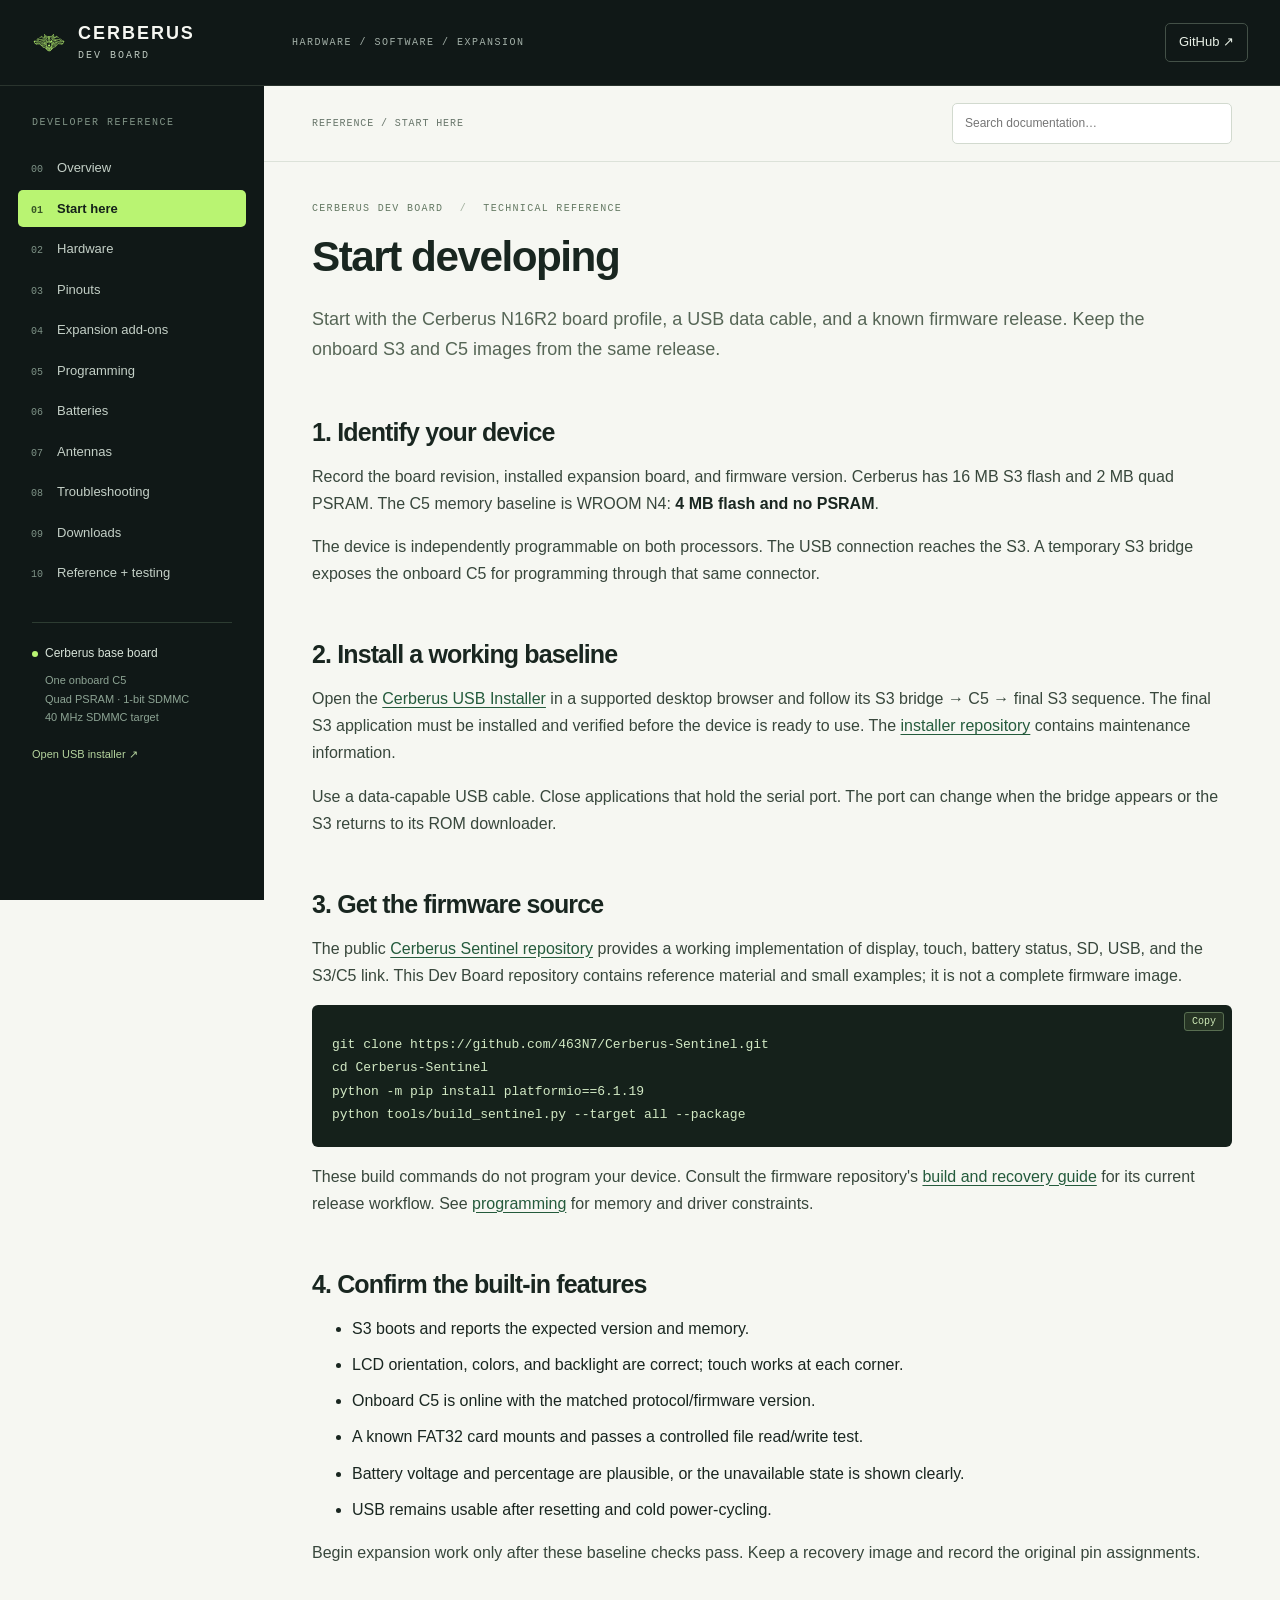
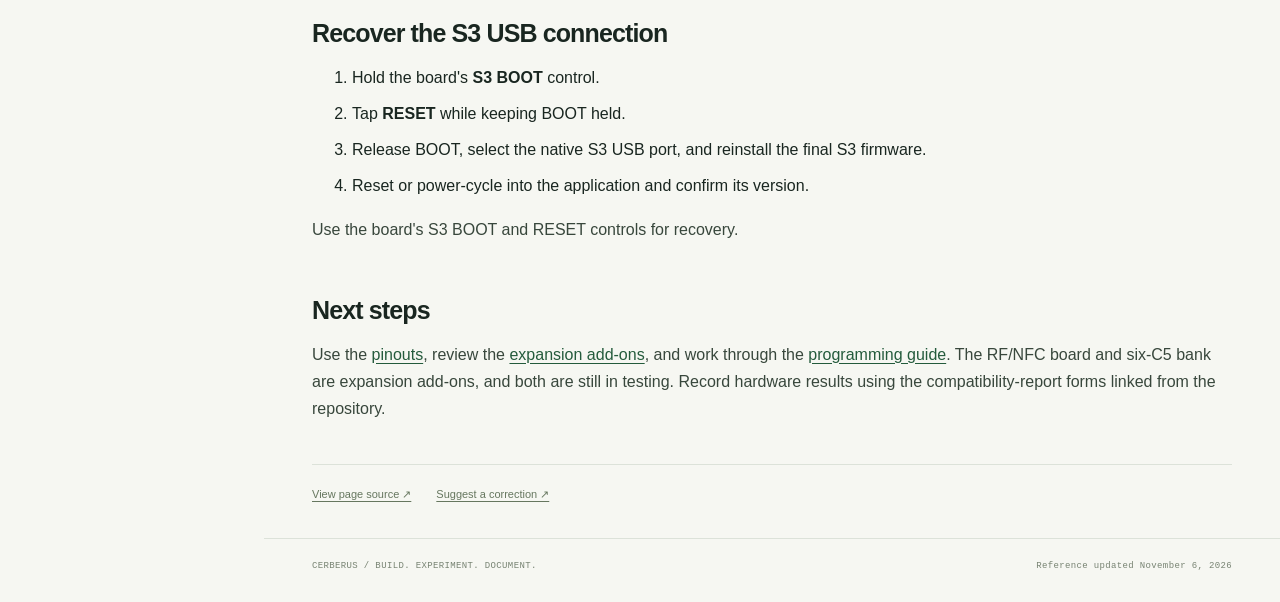
<file: docs/getting-started.html>
<!doctype html>
<html lang="en"><head><meta charset="utf-8"><meta name="viewport" content="width=device-width, initial-scale=1">
<title>Start here | Cerberus Dev Board</title><meta name="description" content="Identify, install, build, and recover your Cerberus.">
<meta name="theme-color" content="#101817"><link rel="icon" href="assets/cerberus-logo.svg?v=green" type="image/svg+xml"><link rel="stylesheet" href="assets/style.css"><script src="assets/site.js" defer></script></head>
<body class="reference"><a class="skip" href="#main">Skip to content</a>
<header class="topbar"><a class="brand" href="index.html"><img src="assets/cerberus-logo.svg?v=green" alt="" width="34" height="34"><span>CERBERUS<small>DEV BOARD</small></span></a><span class="top-label">HARDWARE / SOFTWARE / EXPANSION</span><a class="github" href="https://github.com/463N7/Cerberus-Dev-Board">GitHub <span aria-hidden="true">↗</span></a><button class="menu-button" type="button" aria-controls="sidebar" aria-expanded="false">Menu</button></header>
<aside id="sidebar" class="sidebar"><p class="nav-heading">DEVELOPER REFERENCE</p><nav aria-label="Documentation"><a href="index.html"><span>00</span>Overview</a><a href="getting-started.html" aria-current="page"><span>01</span>Start here</a><a href="hardware.html"><span>02</span>Hardware</a><a href="pinouts.html"><span>03</span>Pinouts</a><a href="expansion.html"><span>04</span>Expansion add-ons</a><a href="programming.html"><span>05</span>Programming</a><a href="batteries.html"><span>06</span>Batteries</a><a href="antennas.html"><span>07</span>Antennas</a><a href="troubleshooting.html"><span>08</span>Troubleshooting</a><a href="downloads.html"><span>09</span>Downloads</a><a href="revisions.html"><span>10</span>Reference + testing</a></nav><div class="sidebar-note"><span class="status-dot"></span>Cerberus base board<p>One onboard C5<br>Quad PSRAM · 1-bit SDMMC<br>40 MHz SDMMC target</p></div><a class="installer-link" href="https://463n7.github.io/Cerberus-Flasher/">Open USB installer ↗</a></aside>
<div class="workspace"><div class="utility"><span>REFERENCE / START HERE</span><div class="search-wrap"><label class="sr-only" for="site-search">Search all documentation</label><input id="site-search" type="search" autocomplete="off" placeholder="Search documentation…"><div id="search-results" class="search-results" hidden aria-label="Search results" aria-live="polite"></div></div></div>
<main id="main" tabindex="-1"><div class="page-eyebrow">CERBERUS DEV BOARD <span>/</span> TECHNICAL REFERENCE</div><article><h1 id="start-developing">Start developing</h1>
<p>Start with the Cerberus N16R2 board profile, a USB data cable, and a known firmware release. Keep the onboard S3 and C5 images from the same release.</p>
<h2 id="1-identify-your-device">1. Identify your device</h2>
<p>Record the board revision, installed expansion board, and firmware version. Cerberus has 16 MB S3 flash and 2 MB quad PSRAM. The C5 memory baseline is WROOM N4: <strong>4 MB flash and no PSRAM</strong>.</p>
<p>The device is independently programmable on both processors. The USB connection reaches the S3. A temporary S3 bridge exposes the onboard C5 for programming through that same connector.</p>
<h2 id="2-install-a-working-baseline">2. Install a working baseline</h2>
<p>Open the <a href="https://463n7.github.io/Cerberus-Flasher/">Cerberus USB Installer</a> in a supported desktop browser and follow its S3 bridge → C5 → final S3 sequence. The final S3 application must be installed and verified before the device is ready to use. The <a href="https://github.com/463N7/Cerberus-Flasher">installer repository</a> contains maintenance information.</p>
<p>Use a data-capable USB cable. Close applications that hold the serial port. The port can change when the bridge appears or the S3 returns to its ROM downloader.</p>
<h2 id="3-get-the-firmware-source">3. Get the firmware source</h2>
<p>The public <a href="https://github.com/463N7/Cerberus-Sentinel">Cerberus Sentinel repository</a> provides a working implementation of display, touch, battery status, SD, USB, and the S3/C5 link. This Dev Board repository contains reference material and small examples; it is not a complete firmware image.</p>
<pre><code class="language-powershell">git clone https://github.com/463N7/Cerberus-Sentinel.git
cd Cerberus-Sentinel
python -m pip install platformio==6.1.19
python tools/build_sentinel.py --target all --package
</code></pre>
<p>These build commands do not program your device. Consult the firmware repository's <a href="https://github.com/463N7/Cerberus-Sentinel/blob/main/docs/SENTINEL_BUILD.md">build and recovery guide</a> for its current release workflow. See <a href="programming.html">programming</a> for memory and driver constraints.</p>
<h2 id="4-confirm-the-built-in-features">4. Confirm the built-in features</h2>
<ul>
<li>S3 boots and reports the expected version and memory.</li>
<li>LCD orientation, colors, and backlight are correct; touch works at each corner.</li>
<li>Onboard C5 is online with the matched protocol/firmware version.</li>
<li>A known FAT32 card mounts and passes a controlled file read/write test.</li>
<li>Battery voltage and percentage are plausible, or the unavailable state is shown clearly.</li>
<li>USB remains usable after resetting and cold power-cycling.</li>
</ul>
<p>Begin expansion work only after these baseline checks pass. Keep a recovery image and record the original pin assignments.</p>
<h2 id="recover-the-s3-usb-connection">Recover the S3 USB connection</h2>
<ol>
<li>Hold the board's <strong>S3 BOOT</strong> control.</li>
<li>Tap <strong>RESET</strong> while keeping BOOT held.</li>
<li>Release BOOT, select the native S3 USB port, and reinstall the final S3 firmware.</li>
<li>Reset or power-cycle into the application and confirm its version.</li>
</ol>
<p>Use the board's S3 BOOT and RESET controls for recovery.</p>
<h2 id="next-steps">Next steps</h2>
<p>Use the <a href="pinouts.html">pinouts</a>, review the <a href="expansion.html">expansion add-ons</a>, and work through the <a href="programming.html">programming guide</a>. The RF/NFC board and six-C5 bank are expansion add-ons, and both are still in testing. Record hardware results using the compatibility-report forms linked from the repository.</p></article><div class="page-end"><a href="https://github.com/463N7/Cerberus-Dev-Board/blob/main/content/getting-started.md">View page source ↗</a><a href="https://github.com/463N7/Cerberus-Dev-Board/issues/new/choose">Suggest a correction ↗</a></div></main>
<footer><span>CERBERUS / BUILD. EXPERIMENT. DOCUMENT.</span><span>Reference updated November 6, 2026</span></footer></div></body></html>
</file>
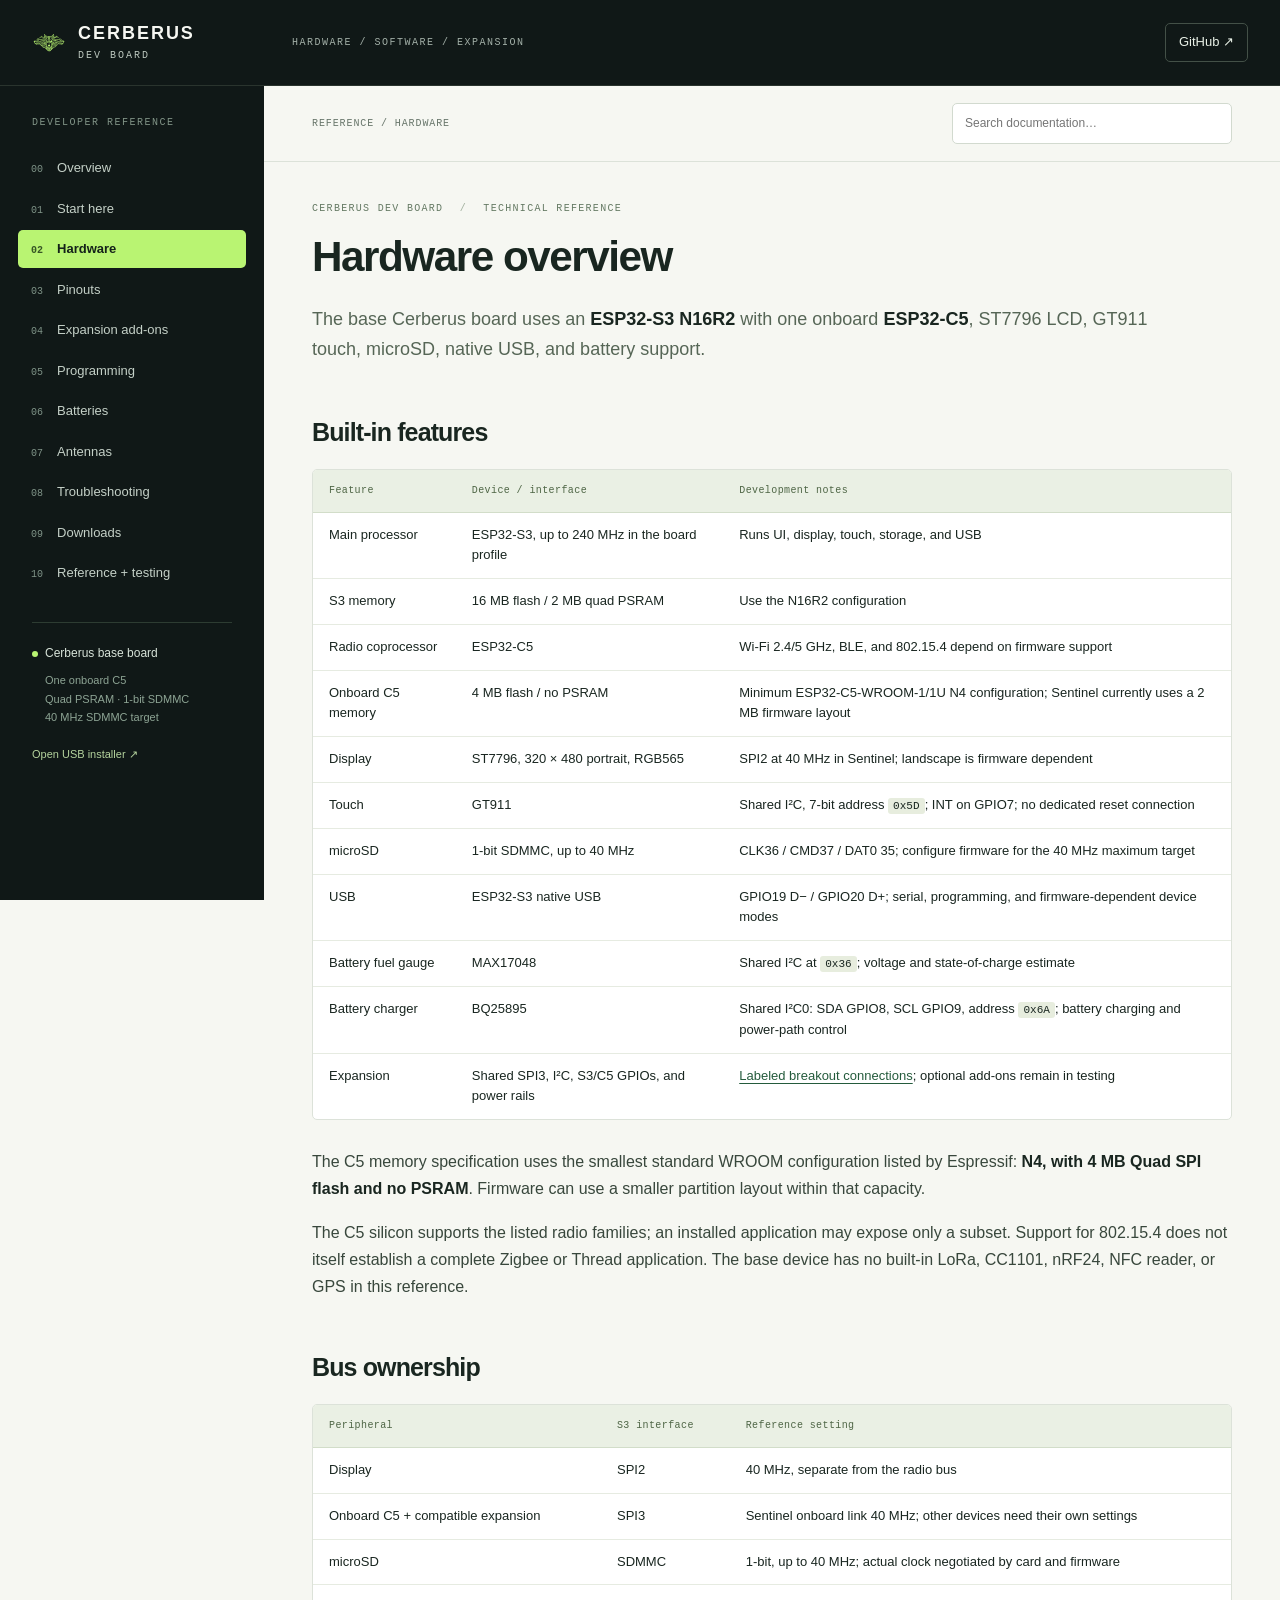
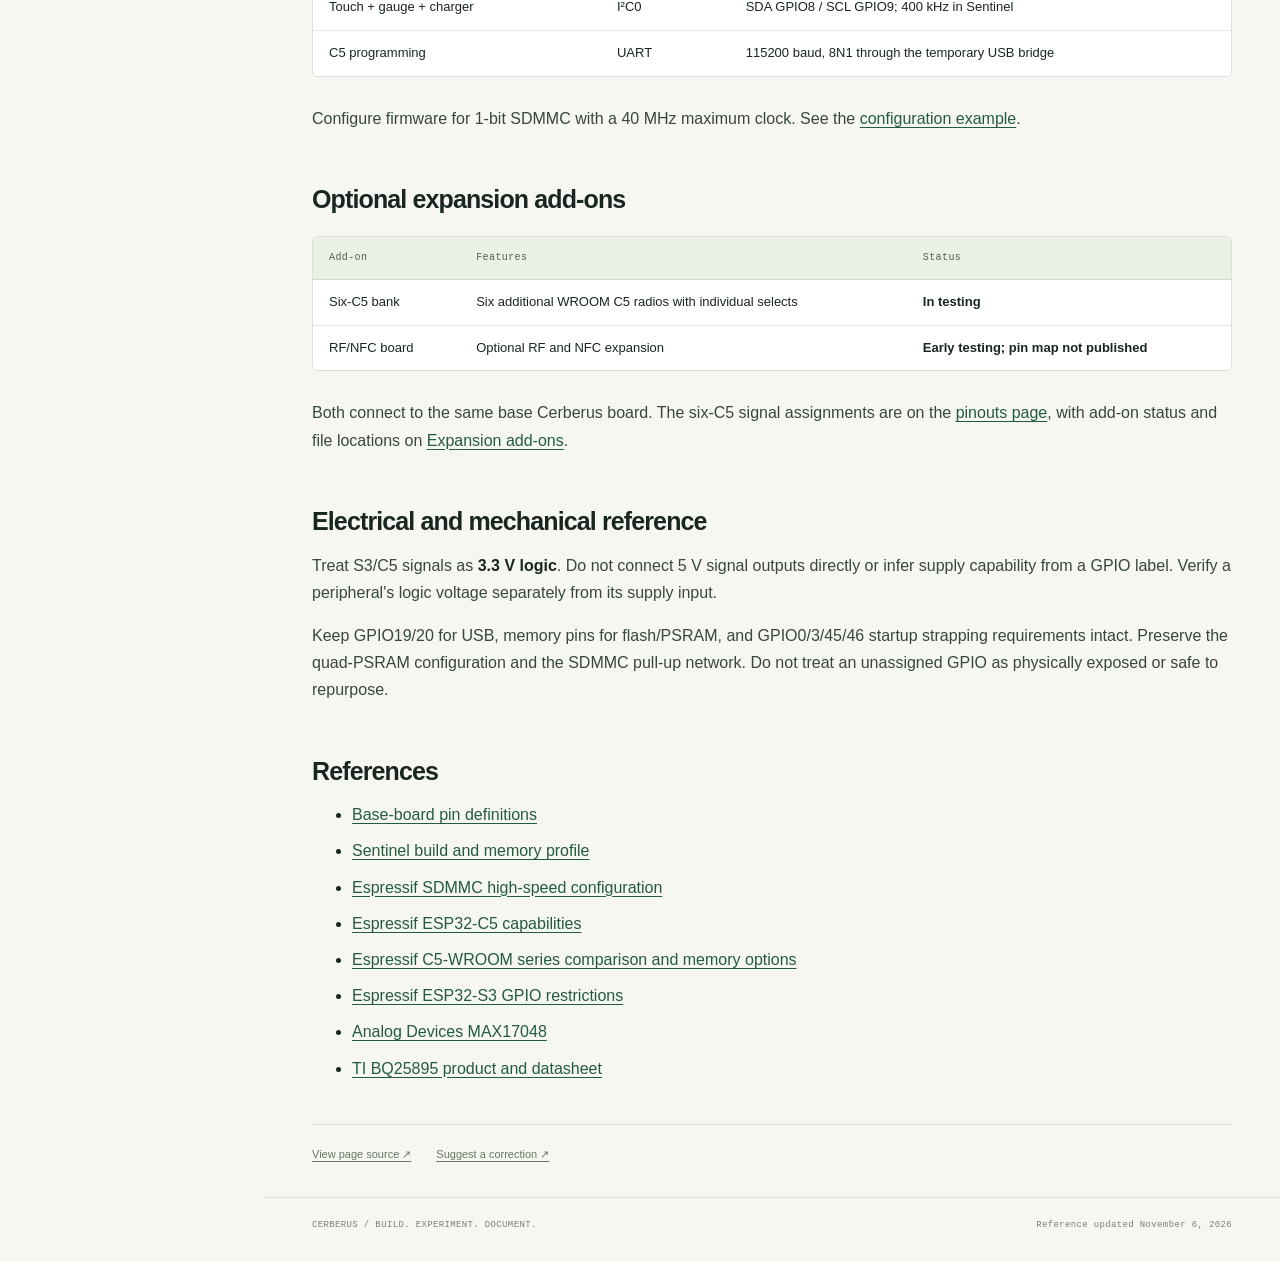
<file: docs/hardware.html>
<!doctype html>
<html lang="en"><head><meta charset="utf-8"><meta name="viewport" content="width=device-width, initial-scale=1">
<title>Hardware | Cerberus Dev Board</title><meta name="description" content="Processors, memory, built-in features, and electrical constraints.">
<meta name="theme-color" content="#101817"><link rel="icon" href="assets/cerberus-logo.svg?v=green" type="image/svg+xml"><link rel="stylesheet" href="assets/style.css"><script src="assets/site.js" defer></script></head>
<body class="reference"><a class="skip" href="#main">Skip to content</a>
<header class="topbar"><a class="brand" href="index.html"><img src="assets/cerberus-logo.svg?v=green" alt="" width="34" height="34"><span>CERBERUS<small>DEV BOARD</small></span></a><span class="top-label">HARDWARE / SOFTWARE / EXPANSION</span><a class="github" href="https://github.com/463N7/Cerberus-Dev-Board">GitHub <span aria-hidden="true">↗</span></a><button class="menu-button" type="button" aria-controls="sidebar" aria-expanded="false">Menu</button></header>
<aside id="sidebar" class="sidebar"><p class="nav-heading">DEVELOPER REFERENCE</p><nav aria-label="Documentation"><a href="index.html"><span>00</span>Overview</a><a href="getting-started.html"><span>01</span>Start here</a><a href="hardware.html" aria-current="page"><span>02</span>Hardware</a><a href="pinouts.html"><span>03</span>Pinouts</a><a href="expansion.html"><span>04</span>Expansion add-ons</a><a href="programming.html"><span>05</span>Programming</a><a href="batteries.html"><span>06</span>Batteries</a><a href="antennas.html"><span>07</span>Antennas</a><a href="troubleshooting.html"><span>08</span>Troubleshooting</a><a href="downloads.html"><span>09</span>Downloads</a><a href="revisions.html"><span>10</span>Reference + testing</a></nav><div class="sidebar-note"><span class="status-dot"></span>Cerberus base board<p>One onboard C5<br>Quad PSRAM · 1-bit SDMMC<br>40 MHz SDMMC target</p></div><a class="installer-link" href="https://463n7.github.io/Cerberus-Flasher/">Open USB installer ↗</a></aside>
<div class="workspace"><div class="utility"><span>REFERENCE / HARDWARE</span><div class="search-wrap"><label class="sr-only" for="site-search">Search all documentation</label><input id="site-search" type="search" autocomplete="off" placeholder="Search documentation…"><div id="search-results" class="search-results" hidden aria-label="Search results" aria-live="polite"></div></div></div>
<main id="main" tabindex="-1"><div class="page-eyebrow">CERBERUS DEV BOARD <span>/</span> TECHNICAL REFERENCE</div><article><h1 id="hardware-overview">Hardware overview</h1>
<p>The base Cerberus board uses an <strong>ESP32-S3 N16R2</strong> with one onboard <strong>ESP32-C5</strong>, ST7796 LCD, GT911 touch, microSD, native USB, and battery support.</p>
<h2 id="built-in-features">Built-in features</h2>
<div class="table-scroll"><table>
<thead>
<tr>
<th>Feature</th>
<th>Device / interface</th>
<th>Development notes</th>
</tr>
</thead>
<tbody>
<tr>
<td>Main processor</td>
<td>ESP32-S3, up to 240 MHz in the board profile</td>
<td>Runs UI, display, touch, storage, and USB</td>
</tr>
<tr>
<td>S3 memory</td>
<td>16 MB flash / 2 MB quad PSRAM</td>
<td>Use the N16R2 configuration</td>
</tr>
<tr>
<td>Radio coprocessor</td>
<td>ESP32-C5</td>
<td>Wi-Fi 2.4/5 GHz, BLE, and 802.15.4 depend on firmware support</td>
</tr>
<tr>
<td>Onboard C5 memory</td>
<td>4 MB flash / no PSRAM</td>
<td>Minimum ESP32-C5-WROOM-1/1U N4 configuration; Sentinel currently uses a 2 MB firmware layout</td>
</tr>
<tr>
<td>Display</td>
<td>ST7796, 320 × 480 portrait, RGB565</td>
<td>SPI2 at 40 MHz in Sentinel; landscape is firmware dependent</td>
</tr>
<tr>
<td>Touch</td>
<td>GT911</td>
<td>Shared I²C, 7-bit address <code>0x5D</code>; INT on GPIO7; no dedicated reset connection</td>
</tr>
<tr>
<td>microSD</td>
<td>1-bit SDMMC, up to 40 MHz</td>
<td>CLK36 / CMD37 / DAT0 35; configure firmware for the 40 MHz maximum target</td>
</tr>
<tr>
<td>USB</td>
<td>ESP32-S3 native USB</td>
<td>GPIO19 D− / GPIO20 D+; serial, programming, and firmware-dependent device modes</td>
</tr>
<tr>
<td>Battery fuel gauge</td>
<td>MAX17048</td>
<td>Shared I²C at <code>0x36</code>; voltage and state-of-charge estimate</td>
</tr>
<tr>
<td>Battery charger</td>
<td>BQ25895</td>
<td>Shared I²C0: SDA GPIO8, SCL GPIO9, address <code>0x6A</code>; battery charging and power-path control</td>
</tr>
<tr>
<td>Expansion</td>
<td>Shared SPI3, I²C, S3/C5 GPIOs, and power rails</td>
<td><a href="pinouts.html#expansion-breakout-connections">Labeled breakout connections</a>; optional add-ons remain in testing</td>
</tr>
</tbody>
</table></div>
<p>The C5 memory specification uses the smallest standard WROOM configuration listed by Espressif: <strong>N4, with 4 MB Quad SPI flash and no PSRAM</strong>. Firmware can use a smaller partition layout within that capacity.</p>
<p>The C5 silicon supports the listed radio families; an installed application may expose only a subset. Support for 802.15.4 does not itself establish a complete Zigbee or Thread application. The base device has no built-in LoRa, CC1101, nRF24, NFC reader, or GPS in this reference.</p>
<h2 id="bus-ownership">Bus ownership</h2>
<div class="table-scroll"><table>
<thead>
<tr>
<th>Peripheral</th>
<th>S3 interface</th>
<th>Reference setting</th>
</tr>
</thead>
<tbody>
<tr>
<td>Display</td>
<td>SPI2</td>
<td>40 MHz, separate from the radio bus</td>
</tr>
<tr>
<td>Onboard C5 + compatible expansion</td>
<td>SPI3</td>
<td>Sentinel onboard link 40 MHz; other devices need their own settings</td>
</tr>
<tr>
<td>microSD</td>
<td>SDMMC</td>
<td>1-bit, up to 40 MHz; actual clock negotiated by card and firmware</td>
</tr>
<tr>
<td>Touch + gauge + charger</td>
<td>I²C0</td>
<td>SDA GPIO8 / SCL GPIO9; 400 kHz in Sentinel</td>
</tr>
<tr>
<td>C5 programming</td>
<td>UART</td>
<td>115200 baud, 8N1 through the temporary USB bridge</td>
</tr>
</tbody>
</table></div>
<p>Configure firmware for 1-bit SDMMC with a 40 MHz maximum clock. See the <a href="programming.html#sdmmc-1-bit-40-mhz-configuration">configuration example</a>.</p>
<h2 id="optional-expansion-add-ons">Optional expansion add-ons</h2>
<div class="table-scroll"><table>
<thead>
<tr>
<th>Add-on</th>
<th>Features</th>
<th>Status</th>
</tr>
</thead>
<tbody>
<tr>
<td>Six-C5 bank</td>
<td>Six additional WROOM C5 radios with individual selects</td>
<td><strong>In testing</strong></td>
</tr>
<tr>
<td>RF/NFC board</td>
<td>Optional RF and NFC expansion</td>
<td><strong>Early testing; pin map not published</strong></td>
</tr>
</tbody>
</table></div>
<p>Both connect to the same base Cerberus board. The six-C5 signal assignments are on the <a href="pinouts.html">pinouts page</a>, with add-on status and file locations on <a href="expansion.html">Expansion add-ons</a>.</p>
<h2 id="electrical-and-mechanical-reference">Electrical and mechanical reference</h2>
<p>Treat S3/C5 signals as <strong>3.3 V logic</strong>. Do not connect 5 V signal outputs directly or infer supply capability from a GPIO label. Verify a peripheral's logic voltage separately from its supply input.</p>
<p>Keep GPIO19/20 for USB, memory pins for flash/PSRAM, and GPIO0/3/45/46 startup strapping requirements intact. Preserve the quad-PSRAM configuration and the SDMMC pull-up network. Do not treat an unassigned GPIO as physically exposed or safe to repurpose.</p>
<h2 id="references">References</h2>
<ul>
<li><a href="https://github.com/463N7/Cerberus-Sentinel/blob/580c80d77e0eaa952028e65293b4b097be18c7cf/shared/cerberus_pins.h">Base-board pin definitions</a></li>
<li><a href="https://github.com/463N7/Cerberus-Sentinel/blob/580c80d77e0eaa952028e65293b4b097be18c7cf/docs/SENTINEL_BUILD.md">Sentinel build and memory profile</a></li>
<li><a href="https://docs.espressif.com/projects/esp-idf/en/stable/esp32s3/api-reference/peripherals/sdmmc_host.html">Espressif SDMMC high-speed configuration</a></li>
<li><a href="https://www.espressif.com/en/products/socs/esp32-c5">Espressif ESP32-C5 capabilities</a></li>
<li><a href="https://documentation.espressif.com/esp32-c5-wroom-1_wroom-1u_datasheet_en.html">Espressif C5-WROOM series comparison and memory options</a></li>
<li><a href="https://docs.espressif.com/projects/esp-idf/en/stable/esp32s3/api-reference/peripherals/gpio.html">Espressif ESP32-S3 GPIO restrictions</a></li>
<li><a href="https://www.analog.com/en/products/max17048.html">Analog Devices MAX17048</a></li>
<li><a href="https://www.ti.com/product/BQ25895">TI BQ25895 product and datasheet</a></li>
</ul></article><div class="page-end"><a href="https://github.com/463N7/Cerberus-Dev-Board/blob/main/content/hardware.md">View page source ↗</a><a href="https://github.com/463N7/Cerberus-Dev-Board/issues/new/choose">Suggest a correction ↗</a></div></main>
<footer><span>CERBERUS / BUILD. EXPERIMENT. DOCUMENT.</span><span>Reference updated November 6, 2026</span></footer></div></body></html>
</file>
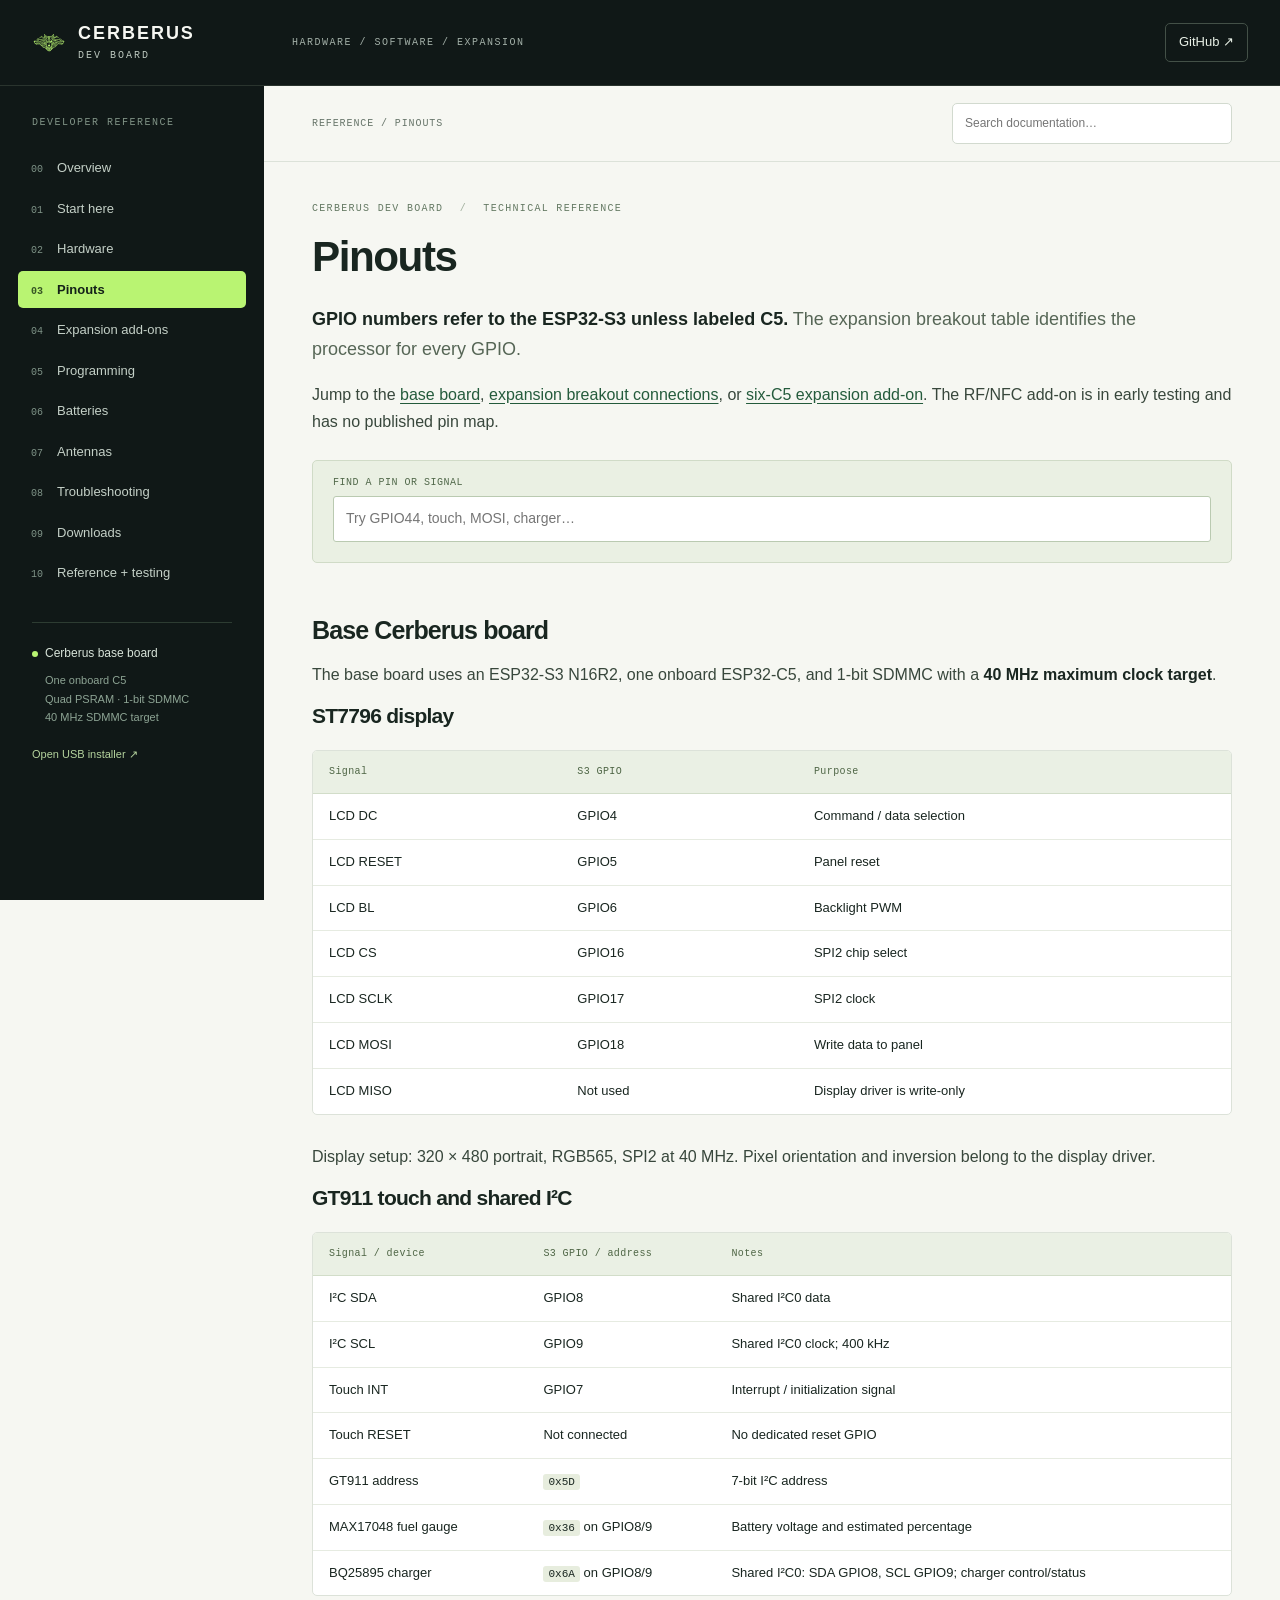
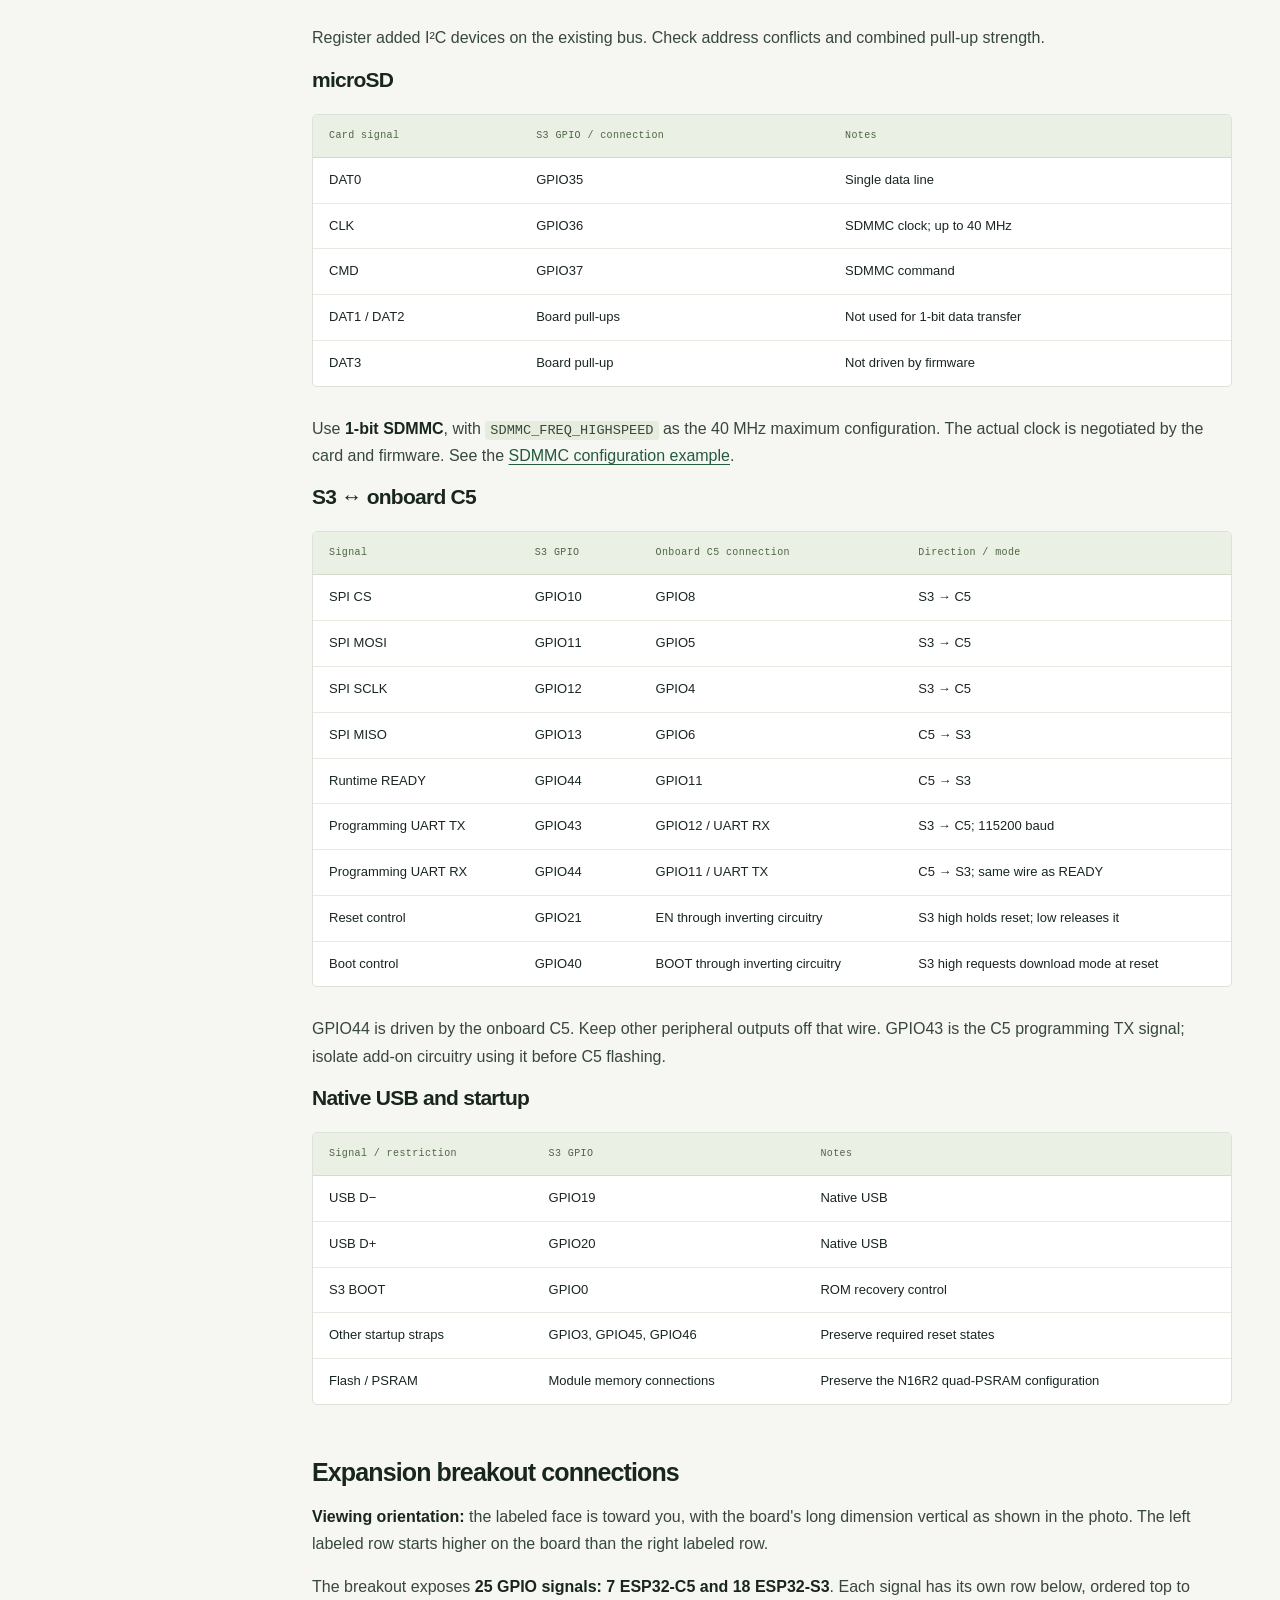
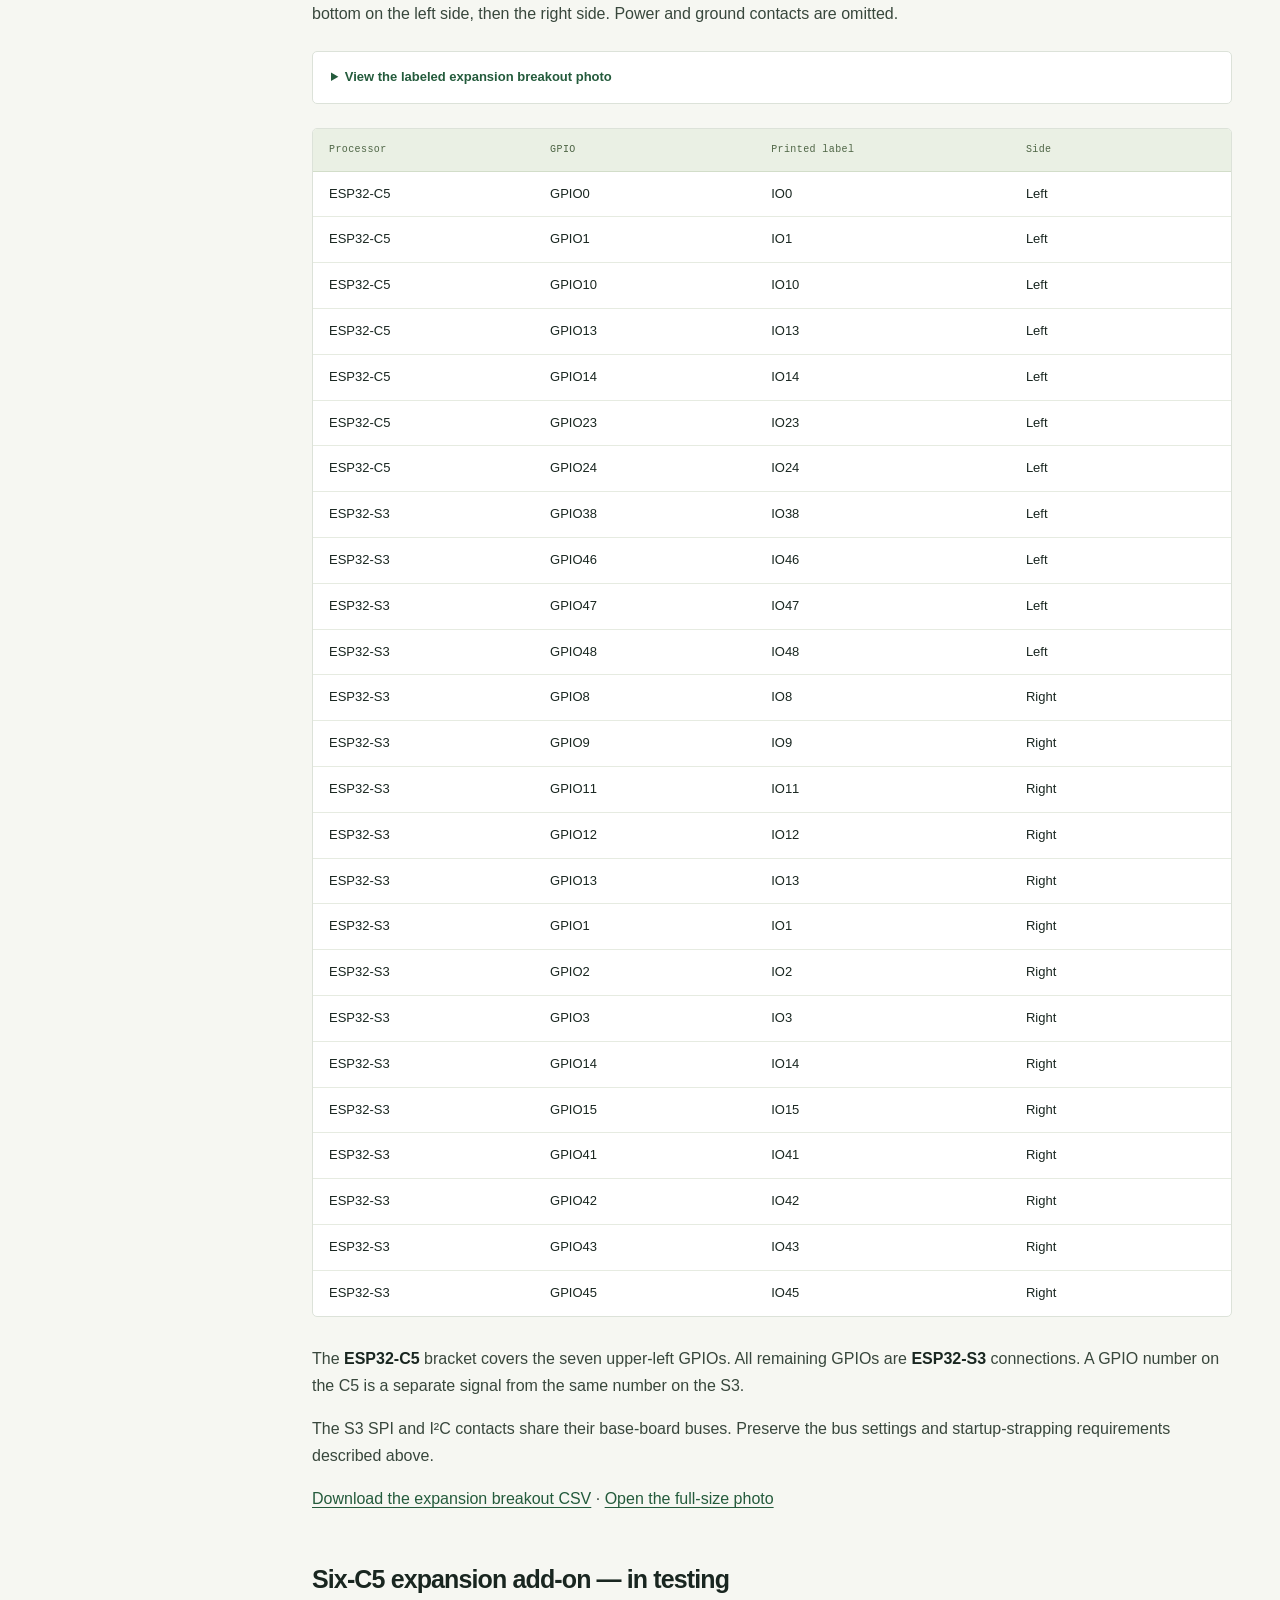
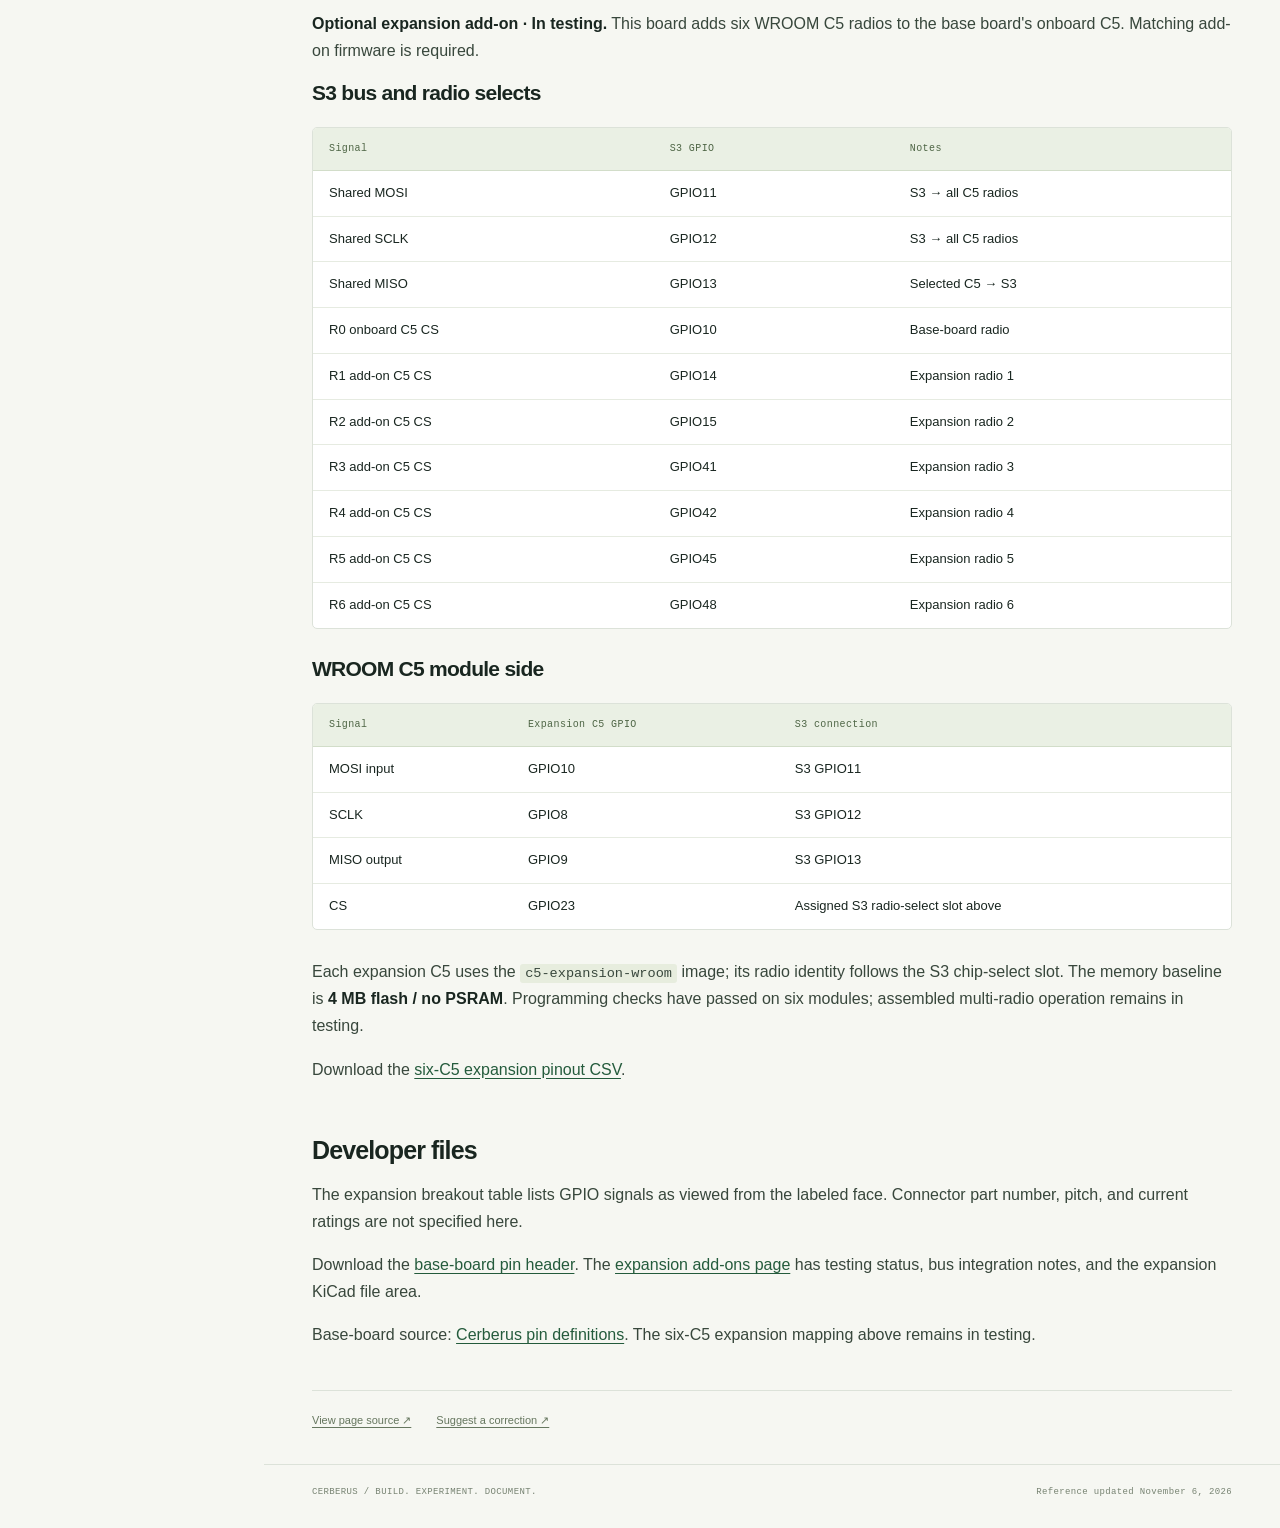
<file: docs/pinouts.html>
<!doctype html>
<html lang="en"><head><meta charset="utf-8"><meta name="viewport" content="width=device-width, initial-scale=1">
<title>Pinouts | Cerberus Dev Board</title><meta name="description" content="Base-board GPIOs, labeled expansion breakout connections, and the six-C5 add-on pinout.">
<meta name="theme-color" content="#101817"><link rel="icon" href="assets/cerberus-logo.svg?v=green" type="image/svg+xml"><link rel="stylesheet" href="assets/style.css"><script src="assets/site.js" defer></script></head>
<body class="reference"><a class="skip" href="#main">Skip to content</a>
<header class="topbar"><a class="brand" href="index.html"><img src="assets/cerberus-logo.svg?v=green" alt="" width="34" height="34"><span>CERBERUS<small>DEV BOARD</small></span></a><span class="top-label">HARDWARE / SOFTWARE / EXPANSION</span><a class="github" href="https://github.com/463N7/Cerberus-Dev-Board">GitHub <span aria-hidden="true">↗</span></a><button class="menu-button" type="button" aria-controls="sidebar" aria-expanded="false">Menu</button></header>
<aside id="sidebar" class="sidebar"><p class="nav-heading">DEVELOPER REFERENCE</p><nav aria-label="Documentation"><a href="index.html"><span>00</span>Overview</a><a href="getting-started.html"><span>01</span>Start here</a><a href="hardware.html"><span>02</span>Hardware</a><a href="pinouts.html" aria-current="page"><span>03</span>Pinouts</a><a href="expansion.html"><span>04</span>Expansion add-ons</a><a href="programming.html"><span>05</span>Programming</a><a href="batteries.html"><span>06</span>Batteries</a><a href="antennas.html"><span>07</span>Antennas</a><a href="troubleshooting.html"><span>08</span>Troubleshooting</a><a href="downloads.html"><span>09</span>Downloads</a><a href="revisions.html"><span>10</span>Reference + testing</a></nav><div class="sidebar-note"><span class="status-dot"></span>Cerberus base board<p>One onboard C5<br>Quad PSRAM · 1-bit SDMMC<br>40 MHz SDMMC target</p></div><a class="installer-link" href="https://463n7.github.io/Cerberus-Flasher/">Open USB installer ↗</a></aside>
<div class="workspace"><div class="utility"><span>REFERENCE / PINOUTS</span><div class="search-wrap"><label class="sr-only" for="site-search">Search all documentation</label><input id="site-search" type="search" autocomplete="off" placeholder="Search documentation…"><div id="search-results" class="search-results" hidden aria-label="Search results" aria-live="polite"></div></div></div>
<main id="main" tabindex="-1"><div class="page-eyebrow">CERBERUS DEV BOARD <span>/</span> TECHNICAL REFERENCE</div><article><h1 id="pinouts">Pinouts</h1>
<p><strong>GPIO numbers refer to the ESP32-S3 unless labeled C5.</strong> The expansion breakout table identifies the processor for every GPIO.</p>
<p>Jump to the <a href="#base-cerberus-board">base board</a>, <a href="#expansion-breakout-connections">expansion breakout connections</a>, or <a href="#six-c5-expansion-add-on-in-testing">six-C5 expansion add-on</a>. The RF/NFC add-on is in early testing and has no published pin map.</p>
<div class="table-filter"><label for="pin-filter">Find a pin or signal</label><input id="pin-filter" type="search" placeholder="Try GPIO44, touch, MOSI, charger…"><p id="pin-filter-status" aria-live="polite"></p></div>

<h2 id="base-cerberus-board">Base Cerberus board</h2>
<p>The base board uses an ESP32-S3 N16R2, one onboard ESP32-C5, and 1-bit SDMMC with a <strong>40 MHz maximum clock target</strong>.</p>
<h3 id="st7796-display">ST7796 display</h3>
<div class="table-scroll"><table>
<thead>
<tr>
<th>Signal</th>
<th>S3 GPIO</th>
<th>Purpose</th>
</tr>
</thead>
<tbody>
<tr>
<td>LCD DC</td>
<td>GPIO4</td>
<td>Command / data selection</td>
</tr>
<tr>
<td>LCD RESET</td>
<td>GPIO5</td>
<td>Panel reset</td>
</tr>
<tr>
<td>LCD BL</td>
<td>GPIO6</td>
<td>Backlight PWM</td>
</tr>
<tr>
<td>LCD CS</td>
<td>GPIO16</td>
<td>SPI2 chip select</td>
</tr>
<tr>
<td>LCD SCLK</td>
<td>GPIO17</td>
<td>SPI2 clock</td>
</tr>
<tr>
<td>LCD MOSI</td>
<td>GPIO18</td>
<td>Write data to panel</td>
</tr>
<tr>
<td>LCD MISO</td>
<td>Not used</td>
<td>Display driver is write-only</td>
</tr>
</tbody>
</table></div>
<p>Display setup: 320 × 480 portrait, RGB565, SPI2 at 40 MHz. Pixel orientation and inversion belong to the display driver.</p>
<h3 id="gt911-touch-and-shared-i2c">GT911 touch and shared I²C</h3>
<div class="table-scroll"><table>
<thead>
<tr>
<th>Signal / device</th>
<th>S3 GPIO / address</th>
<th>Notes</th>
</tr>
</thead>
<tbody>
<tr>
<td>I²C SDA</td>
<td>GPIO8</td>
<td>Shared I²C0 data</td>
</tr>
<tr>
<td>I²C SCL</td>
<td>GPIO9</td>
<td>Shared I²C0 clock; 400 kHz</td>
</tr>
<tr>
<td>Touch INT</td>
<td>GPIO7</td>
<td>Interrupt / initialization signal</td>
</tr>
<tr>
<td>Touch RESET</td>
<td>Not connected</td>
<td>No dedicated reset GPIO</td>
</tr>
<tr>
<td>GT911 address</td>
<td><code>0x5D</code></td>
<td>7-bit I²C address</td>
</tr>
<tr>
<td>MAX17048 fuel gauge</td>
<td><code>0x36</code> on GPIO8/9</td>
<td>Battery voltage and estimated percentage</td>
</tr>
<tr>
<td>BQ25895 charger</td>
<td><code>0x6A</code> on GPIO8/9</td>
<td>Shared I²C0: SDA GPIO8, SCL GPIO9; charger control/status</td>
</tr>
</tbody>
</table></div>
<p>Register added I²C devices on the existing bus. Check address conflicts and combined pull-up strength.</p>
<h3 id="microsd">microSD</h3>
<div class="table-scroll"><table>
<thead>
<tr>
<th>Card signal</th>
<th>S3 GPIO / connection</th>
<th>Notes</th>
</tr>
</thead>
<tbody>
<tr>
<td>DAT0</td>
<td>GPIO35</td>
<td>Single data line</td>
</tr>
<tr>
<td>CLK</td>
<td>GPIO36</td>
<td>SDMMC clock; up to 40 MHz</td>
</tr>
<tr>
<td>CMD</td>
<td>GPIO37</td>
<td>SDMMC command</td>
</tr>
<tr>
<td>DAT1 / DAT2</td>
<td>Board pull-ups</td>
<td>Not used for 1-bit data transfer</td>
</tr>
<tr>
<td>DAT3</td>
<td>Board pull-up</td>
<td>Not driven by firmware</td>
</tr>
</tbody>
</table></div>
<p>Use <strong>1-bit SDMMC</strong>, with <code>SDMMC_FREQ_HIGHSPEED</code> as the 40 MHz maximum configuration. The actual clock is negotiated by the card and firmware. See the <a href="programming.html#sdmmc-1-bit-40-mhz-configuration">SDMMC configuration example</a>.</p>
<h3 id="s3-onboard-c5">S3 ↔ onboard C5</h3>
<div class="table-scroll"><table>
<thead>
<tr>
<th>Signal</th>
<th>S3 GPIO</th>
<th>Onboard C5 connection</th>
<th>Direction / mode</th>
</tr>
</thead>
<tbody>
<tr>
<td>SPI CS</td>
<td>GPIO10</td>
<td>GPIO8</td>
<td>S3 → C5</td>
</tr>
<tr>
<td>SPI MOSI</td>
<td>GPIO11</td>
<td>GPIO5</td>
<td>S3 → C5</td>
</tr>
<tr>
<td>SPI SCLK</td>
<td>GPIO12</td>
<td>GPIO4</td>
<td>S3 → C5</td>
</tr>
<tr>
<td>SPI MISO</td>
<td>GPIO13</td>
<td>GPIO6</td>
<td>C5 → S3</td>
</tr>
<tr>
<td>Runtime READY</td>
<td>GPIO44</td>
<td>GPIO11</td>
<td>C5 → S3</td>
</tr>
<tr>
<td>Programming UART TX</td>
<td>GPIO43</td>
<td>GPIO12 / UART RX</td>
<td>S3 → C5; 115200 baud</td>
</tr>
<tr>
<td>Programming UART RX</td>
<td>GPIO44</td>
<td>GPIO11 / UART TX</td>
<td>C5 → S3; same wire as READY</td>
</tr>
<tr>
<td>Reset control</td>
<td>GPIO21</td>
<td>EN through inverting circuitry</td>
<td>S3 high holds reset; low releases it</td>
</tr>
<tr>
<td>Boot control</td>
<td>GPIO40</td>
<td>BOOT through inverting circuitry</td>
<td>S3 high requests download mode at reset</td>
</tr>
</tbody>
</table></div>
<p>GPIO44 is driven by the onboard C5. Keep other peripheral outputs off that wire. GPIO43 is the C5 programming TX signal; isolate add-on circuitry using it before C5 flashing.</p>
<h3 id="native-usb-and-startup">Native USB and startup</h3>
<div class="table-scroll"><table>
<thead>
<tr>
<th>Signal / restriction</th>
<th>S3 GPIO</th>
<th>Notes</th>
</tr>
</thead>
<tbody>
<tr>
<td>USB D−</td>
<td>GPIO19</td>
<td>Native USB</td>
</tr>
<tr>
<td>USB D+</td>
<td>GPIO20</td>
<td>Native USB</td>
</tr>
<tr>
<td>S3 BOOT</td>
<td>GPIO0</td>
<td>ROM recovery control</td>
</tr>
<tr>
<td>Other startup straps</td>
<td>GPIO3, GPIO45, GPIO46</td>
<td>Preserve required reset states</td>
</tr>
<tr>
<td>Flash / PSRAM</td>
<td>Module memory connections</td>
<td>Preserve the N16R2 quad-PSRAM configuration</td>
</tr>
</tbody>
</table></div>
<h2 id="expansion-breakout-connections">Expansion breakout connections</h2>
<p><strong>Viewing orientation:</strong> the labeled face is toward you, with the board's long dimension vertical as shown in the photo. The left labeled row starts higher on the board than the right labeled row.</p>
<p>The breakout exposes <strong>25 GPIO signals: 7 ESP32-C5 and 18 ESP32-S3</strong>. Each signal has its own row below, ordered top to bottom on the left side, then the right side. Power and ground contacts are omitted.</p>
<details class="connector-photo"><summary>View the labeled expansion breakout photo</summary><figure><a href="assets/expansion-breakout.jpg"><img src="assets/expansion-breakout.jpg" alt="Labeled face of the Cerberus expansion breakout, with the C5 GPIO bracket on the upper left and S3 GPIOs on the lower left and right." width="720" height="1280" loading="lazy"></a><figcaption>Expansion breakout, labeled face. Read each side from top to bottom.</figcaption></figure></details>

<div class="table-scroll"><table>
<thead>
<tr>
<th>Processor</th>
<th>GPIO</th>
<th>Printed label</th>
<th>Side</th>
</tr>
</thead>
<tbody>
<tr>
<td>ESP32-C5</td>
<td>GPIO0</td>
<td>IO0</td>
<td>Left</td>
</tr>
<tr>
<td>ESP32-C5</td>
<td>GPIO1</td>
<td>IO1</td>
<td>Left</td>
</tr>
<tr>
<td>ESP32-C5</td>
<td>GPIO10</td>
<td>IO10</td>
<td>Left</td>
</tr>
<tr>
<td>ESP32-C5</td>
<td>GPIO13</td>
<td>IO13</td>
<td>Left</td>
</tr>
<tr>
<td>ESP32-C5</td>
<td>GPIO14</td>
<td>IO14</td>
<td>Left</td>
</tr>
<tr>
<td>ESP32-C5</td>
<td>GPIO23</td>
<td>IO23</td>
<td>Left</td>
</tr>
<tr>
<td>ESP32-C5</td>
<td>GPIO24</td>
<td>IO24</td>
<td>Left</td>
</tr>
<tr>
<td>ESP32-S3</td>
<td>GPIO38</td>
<td>IO38</td>
<td>Left</td>
</tr>
<tr>
<td>ESP32-S3</td>
<td>GPIO46</td>
<td>IO46</td>
<td>Left</td>
</tr>
<tr>
<td>ESP32-S3</td>
<td>GPIO47</td>
<td>IO47</td>
<td>Left</td>
</tr>
<tr>
<td>ESP32-S3</td>
<td>GPIO48</td>
<td>IO48</td>
<td>Left</td>
</tr>
<tr>
<td>ESP32-S3</td>
<td>GPIO8</td>
<td>IO8</td>
<td>Right</td>
</tr>
<tr>
<td>ESP32-S3</td>
<td>GPIO9</td>
<td>IO9</td>
<td>Right</td>
</tr>
<tr>
<td>ESP32-S3</td>
<td>GPIO11</td>
<td>IO11</td>
<td>Right</td>
</tr>
<tr>
<td>ESP32-S3</td>
<td>GPIO12</td>
<td>IO12</td>
<td>Right</td>
</tr>
<tr>
<td>ESP32-S3</td>
<td>GPIO13</td>
<td>IO13</td>
<td>Right</td>
</tr>
<tr>
<td>ESP32-S3</td>
<td>GPIO1</td>
<td>IO1</td>
<td>Right</td>
</tr>
<tr>
<td>ESP32-S3</td>
<td>GPIO2</td>
<td>IO2</td>
<td>Right</td>
</tr>
<tr>
<td>ESP32-S3</td>
<td>GPIO3</td>
<td>IO3</td>
<td>Right</td>
</tr>
<tr>
<td>ESP32-S3</td>
<td>GPIO14</td>
<td>IO14</td>
<td>Right</td>
</tr>
<tr>
<td>ESP32-S3</td>
<td>GPIO15</td>
<td>IO15</td>
<td>Right</td>
</tr>
<tr>
<td>ESP32-S3</td>
<td>GPIO41</td>
<td>IO41</td>
<td>Right</td>
</tr>
<tr>
<td>ESP32-S3</td>
<td>GPIO42</td>
<td>IO42</td>
<td>Right</td>
</tr>
<tr>
<td>ESP32-S3</td>
<td>GPIO43</td>
<td>IO43</td>
<td>Right</td>
</tr>
<tr>
<td>ESP32-S3</td>
<td>GPIO45</td>
<td>IO45</td>
<td>Right</td>
</tr>
</tbody>
</table></div>
<p>The <strong>ESP32-C5</strong> bracket covers the seven upper-left GPIOs. All remaining GPIOs are <strong>ESP32-S3</strong> connections. A GPIO number on the C5 is a separate signal from the same number on the S3.</p>
<p>The S3 SPI and I²C contacts share their base-board buses. Preserve the bus settings and startup-strapping requirements described above.</p>
<p><a href="assets/expansion-breakout-pinout.csv">Download the expansion breakout CSV</a> · <a href="assets/expansion-breakout.jpg">Open the full-size photo</a></p>
<h2 id="six-c5-expansion-add-on-in-testing">Six-C5 expansion add-on — in testing</h2>
<p><strong>Optional expansion add-on · In testing.</strong> This board adds six WROOM C5 radios to the base board's onboard C5. Matching add-on firmware is required.</p>
<h3 id="s3-bus-and-radio-selects">S3 bus and radio selects</h3>
<div class="table-scroll"><table>
<thead>
<tr>
<th>Signal</th>
<th>S3 GPIO</th>
<th>Notes</th>
</tr>
</thead>
<tbody>
<tr>
<td>Shared MOSI</td>
<td>GPIO11</td>
<td>S3 → all C5 radios</td>
</tr>
<tr>
<td>Shared SCLK</td>
<td>GPIO12</td>
<td>S3 → all C5 radios</td>
</tr>
<tr>
<td>Shared MISO</td>
<td>GPIO13</td>
<td>Selected C5 → S3</td>
</tr>
<tr>
<td>R0 onboard C5 CS</td>
<td>GPIO10</td>
<td>Base-board radio</td>
</tr>
<tr>
<td>R1 add-on C5 CS</td>
<td>GPIO14</td>
<td>Expansion radio 1</td>
</tr>
<tr>
<td>R2 add-on C5 CS</td>
<td>GPIO15</td>
<td>Expansion radio 2</td>
</tr>
<tr>
<td>R3 add-on C5 CS</td>
<td>GPIO41</td>
<td>Expansion radio 3</td>
</tr>
<tr>
<td>R4 add-on C5 CS</td>
<td>GPIO42</td>
<td>Expansion radio 4</td>
</tr>
<tr>
<td>R5 add-on C5 CS</td>
<td>GPIO45</td>
<td>Expansion radio 5</td>
</tr>
<tr>
<td>R6 add-on C5 CS</td>
<td>GPIO48</td>
<td>Expansion radio 6</td>
</tr>
</tbody>
</table></div>
<h3 id="wroom-c5-module-side">WROOM C5 module side</h3>
<div class="table-scroll"><table>
<thead>
<tr>
<th>Signal</th>
<th>Expansion C5 GPIO</th>
<th>S3 connection</th>
</tr>
</thead>
<tbody>
<tr>
<td>MOSI input</td>
<td>GPIO10</td>
<td>S3 GPIO11</td>
</tr>
<tr>
<td>SCLK</td>
<td>GPIO8</td>
<td>S3 GPIO12</td>
</tr>
<tr>
<td>MISO output</td>
<td>GPIO9</td>
<td>S3 GPIO13</td>
</tr>
<tr>
<td>CS</td>
<td>GPIO23</td>
<td>Assigned S3 radio-select slot above</td>
</tr>
</tbody>
</table></div>
<p>Each expansion C5 uses the <code>c5-expansion-wroom</code> image; its radio identity follows the S3 chip-select slot. The memory baseline is <strong>4 MB flash / no PSRAM</strong>. Programming checks have passed on six modules; assembled multi-radio operation remains in testing.</p>
<p>Download the <a href="assets/c5-expansion-pinout.csv">six-C5 expansion pinout CSV</a>.</p>
<h2 id="developer-files">Developer files</h2>
<p>The expansion breakout table lists GPIO signals as viewed from the labeled face. Connector part number, pitch, and current ratings are not specified here.</p>
<p>Download the <a href="https://github.com/463N7/Cerberus-Dev-Board/blob/main/examples/cerberus_board_pins.h">base-board pin header</a>. The <a href="expansion.html">expansion add-ons page</a> has testing status, bus integration notes, and the expansion KiCad file area.</p>
<p>Base-board source: <a href="https://github.com/463N7/Cerberus-Sentinel/blob/580c80d77e0eaa952028e65293b4b097be18c7cf/shared/cerberus_pins.h">Cerberus pin definitions</a>. The six-C5 expansion mapping above remains in testing.</p></article><div class="page-end"><a href="https://github.com/463N7/Cerberus-Dev-Board/blob/main/content/pinouts.md">View page source ↗</a><a href="https://github.com/463N7/Cerberus-Dev-Board/issues/new/choose">Suggest a correction ↗</a></div></main>
<footer><span>CERBERUS / BUILD. EXPERIMENT. DOCUMENT.</span><span>Reference updated November 6, 2026</span></footer></div></body></html>
</file>
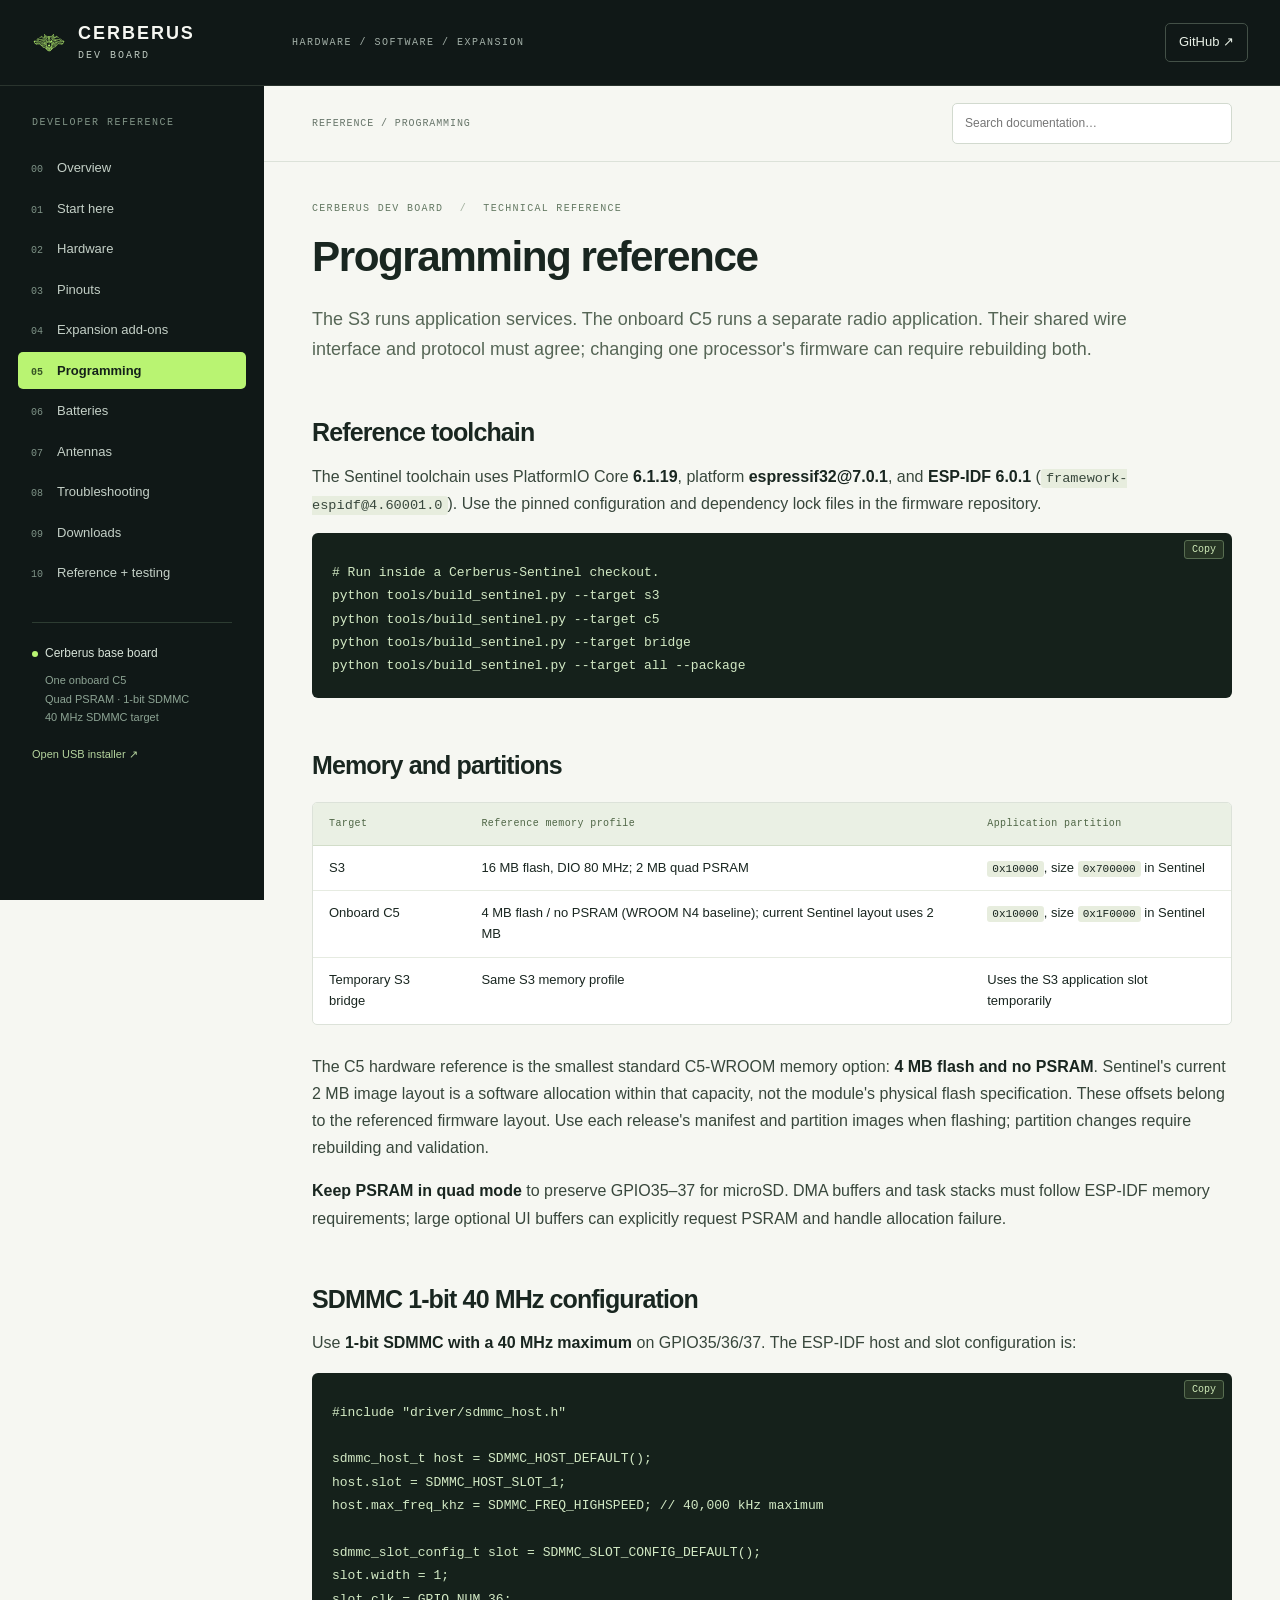
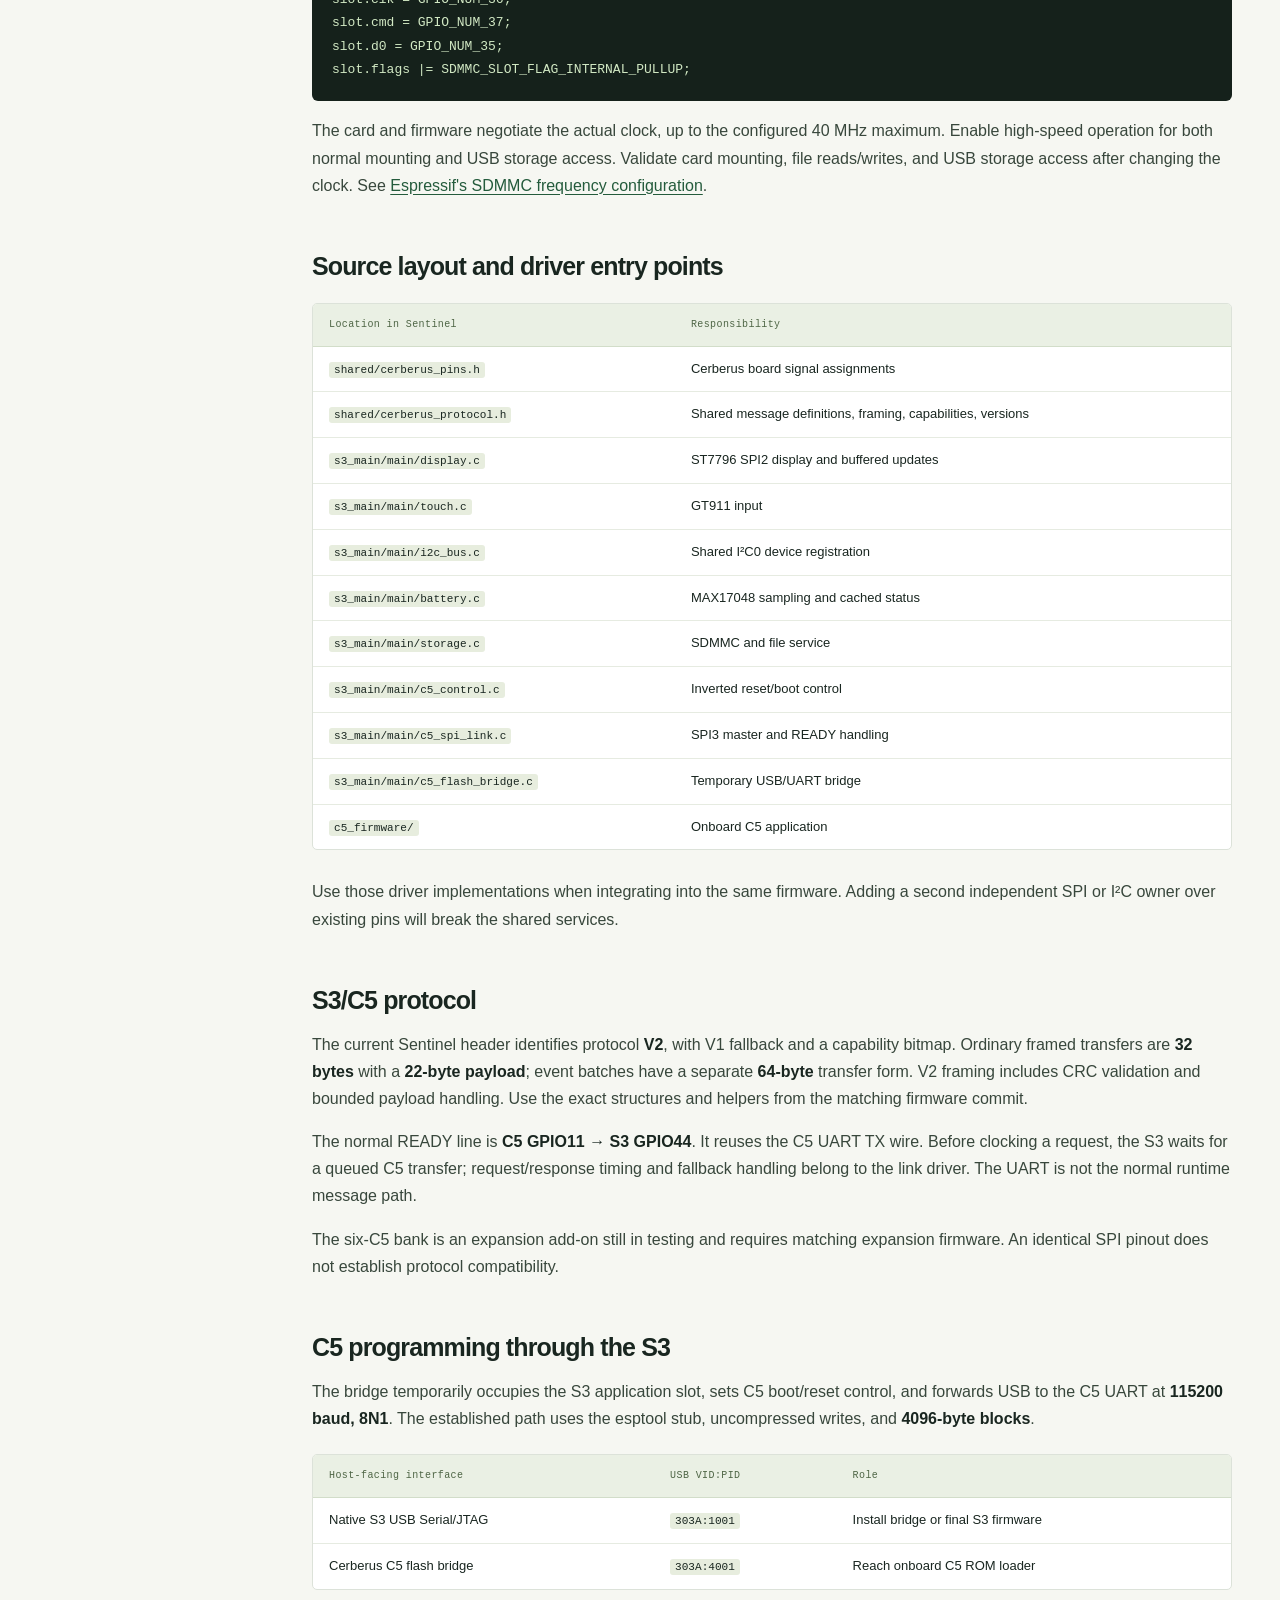
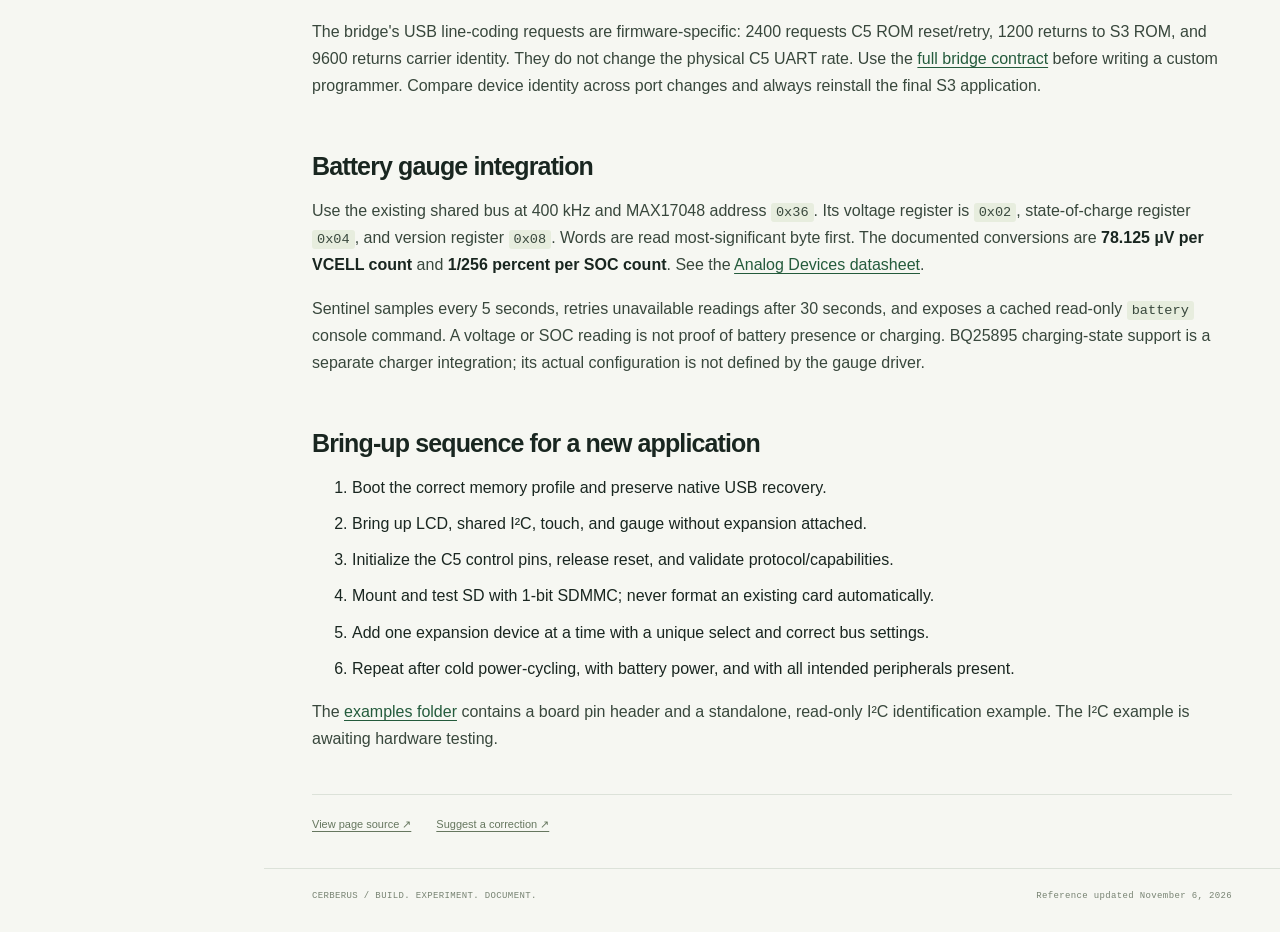
<file: docs/programming.html>
<!doctype html>
<html lang="en"><head><meta charset="utf-8"><meta name="viewport" content="width=device-width, initial-scale=1">
<title>Programming | Cerberus Dev Board</title><meta name="description" content="Toolchain, memory settings, drivers, protocol, and bring-up.">
<meta name="theme-color" content="#101817"><link rel="icon" href="assets/cerberus-logo.svg?v=green" type="image/svg+xml"><link rel="stylesheet" href="assets/style.css"><script src="assets/site.js" defer></script></head>
<body class="reference"><a class="skip" href="#main">Skip to content</a>
<header class="topbar"><a class="brand" href="index.html"><img src="assets/cerberus-logo.svg?v=green" alt="" width="34" height="34"><span>CERBERUS<small>DEV BOARD</small></span></a><span class="top-label">HARDWARE / SOFTWARE / EXPANSION</span><a class="github" href="https://github.com/463N7/Cerberus-Dev-Board">GitHub <span aria-hidden="true">↗</span></a><button class="menu-button" type="button" aria-controls="sidebar" aria-expanded="false">Menu</button></header>
<aside id="sidebar" class="sidebar"><p class="nav-heading">DEVELOPER REFERENCE</p><nav aria-label="Documentation"><a href="index.html"><span>00</span>Overview</a><a href="getting-started.html"><span>01</span>Start here</a><a href="hardware.html"><span>02</span>Hardware</a><a href="pinouts.html"><span>03</span>Pinouts</a><a href="expansion.html"><span>04</span>Expansion add-ons</a><a href="programming.html" aria-current="page"><span>05</span>Programming</a><a href="batteries.html"><span>06</span>Batteries</a><a href="antennas.html"><span>07</span>Antennas</a><a href="troubleshooting.html"><span>08</span>Troubleshooting</a><a href="downloads.html"><span>09</span>Downloads</a><a href="revisions.html"><span>10</span>Reference + testing</a></nav><div class="sidebar-note"><span class="status-dot"></span>Cerberus base board<p>One onboard C5<br>Quad PSRAM · 1-bit SDMMC<br>40 MHz SDMMC target</p></div><a class="installer-link" href="https://463n7.github.io/Cerberus-Flasher/">Open USB installer ↗</a></aside>
<div class="workspace"><div class="utility"><span>REFERENCE / PROGRAMMING</span><div class="search-wrap"><label class="sr-only" for="site-search">Search all documentation</label><input id="site-search" type="search" autocomplete="off" placeholder="Search documentation…"><div id="search-results" class="search-results" hidden aria-label="Search results" aria-live="polite"></div></div></div>
<main id="main" tabindex="-1"><div class="page-eyebrow">CERBERUS DEV BOARD <span>/</span> TECHNICAL REFERENCE</div><article><h1 id="programming-reference">Programming reference</h1>
<p>The S3 runs application services. The onboard C5 runs a separate radio application. Their shared wire interface and protocol must agree; changing one processor's firmware can require rebuilding both.</p>
<h2 id="reference-toolchain">Reference toolchain</h2>
<p>The Sentinel toolchain uses PlatformIO Core <strong>6.1.19</strong>, platform <strong>espressif32@7.0.1</strong>, and <strong>ESP-IDF 6.0.1</strong> (<code>framework-espidf@4.60001.0</code>). Use the pinned configuration and dependency lock files in the firmware repository.</p>
<pre><code class="language-powershell"># Run inside a Cerberus-Sentinel checkout.
python tools/build_sentinel.py --target s3
python tools/build_sentinel.py --target c5
python tools/build_sentinel.py --target bridge
python tools/build_sentinel.py --target all --package
</code></pre>
<h2 id="memory-and-partitions">Memory and partitions</h2>
<div class="table-scroll"><table>
<thead>
<tr>
<th>Target</th>
<th>Reference memory profile</th>
<th>Application partition</th>
</tr>
</thead>
<tbody>
<tr>
<td>S3</td>
<td>16 MB flash, DIO 80 MHz; 2 MB quad PSRAM</td>
<td><code>0x10000</code>, size <code>0x700000</code> in Sentinel</td>
</tr>
<tr>
<td>Onboard C5</td>
<td>4 MB flash / no PSRAM (WROOM N4 baseline); current Sentinel layout uses 2 MB</td>
<td><code>0x10000</code>, size <code>0x1F0000</code> in Sentinel</td>
</tr>
<tr>
<td>Temporary S3 bridge</td>
<td>Same S3 memory profile</td>
<td>Uses the S3 application slot temporarily</td>
</tr>
</tbody>
</table></div>
<p>The C5 hardware reference is the smallest standard C5-WROOM memory option: <strong>4 MB flash and no PSRAM</strong>. Sentinel's current 2 MB image layout is a software allocation within that capacity, not the module's physical flash specification. These offsets belong to the referenced firmware layout. Use each release's manifest and partition images when flashing; partition changes require rebuilding and validation.</p>
<p><strong>Keep PSRAM in quad mode</strong> to preserve GPIO35–37 for microSD. DMA buffers and task stacks must follow ESP-IDF memory requirements; large optional UI buffers can explicitly request PSRAM and handle allocation failure.</p>
<h2 id="sdmmc-1-bit-40-mhz-configuration">SDMMC 1-bit 40 MHz configuration</h2>
<p>Use <strong>1-bit SDMMC with a 40 MHz maximum</strong> on GPIO35/36/37. The ESP-IDF host and slot configuration is:</p>
<pre><code class="language-c">#include &quot;driver/sdmmc_host.h&quot;

sdmmc_host_t host = SDMMC_HOST_DEFAULT();
host.slot = SDMMC_HOST_SLOT_1;
host.max_freq_khz = SDMMC_FREQ_HIGHSPEED; // 40,000 kHz maximum

sdmmc_slot_config_t slot = SDMMC_SLOT_CONFIG_DEFAULT();
slot.width = 1;
slot.clk = GPIO_NUM_36;
slot.cmd = GPIO_NUM_37;
slot.d0 = GPIO_NUM_35;
slot.flags |= SDMMC_SLOT_FLAG_INTERNAL_PULLUP;
</code></pre>
<p>The card and firmware negotiate the actual clock, up to the configured 40 MHz maximum. Enable high-speed operation for both normal mounting and USB storage access. Validate card mounting, file reads/writes, and USB storage access after changing the clock. See <a href="https://docs.espressif.com/projects/esp-idf/en/stable/esp32s3/api-reference/peripherals/sdmmc_host.html">Espressif's SDMMC frequency configuration</a>.</p>
<h2 id="source-layout-and-driver-entry-points">Source layout and driver entry points</h2>
<div class="table-scroll"><table>
<thead>
<tr>
<th>Location in Sentinel</th>
<th>Responsibility</th>
</tr>
</thead>
<tbody>
<tr>
<td><code>shared/cerberus_pins.h</code></td>
<td>Cerberus board signal assignments</td>
</tr>
<tr>
<td><code>shared/cerberus_protocol.h</code></td>
<td>Shared message definitions, framing, capabilities, versions</td>
</tr>
<tr>
<td><code>s3_main/main/display.c</code></td>
<td>ST7796 SPI2 display and buffered updates</td>
</tr>
<tr>
<td><code>s3_main/main/touch.c</code></td>
<td>GT911 input</td>
</tr>
<tr>
<td><code>s3_main/main/i2c_bus.c</code></td>
<td>Shared I²C0 device registration</td>
</tr>
<tr>
<td><code>s3_main/main/battery.c</code></td>
<td>MAX17048 sampling and cached status</td>
</tr>
<tr>
<td><code>s3_main/main/storage.c</code></td>
<td>SDMMC and file service</td>
</tr>
<tr>
<td><code>s3_main/main/c5_control.c</code></td>
<td>Inverted reset/boot control</td>
</tr>
<tr>
<td><code>s3_main/main/c5_spi_link.c</code></td>
<td>SPI3 master and READY handling</td>
</tr>
<tr>
<td><code>s3_main/main/c5_flash_bridge.c</code></td>
<td>Temporary USB/UART bridge</td>
</tr>
<tr>
<td><code>c5_firmware/</code></td>
<td>Onboard C5 application</td>
</tr>
</tbody>
</table></div>
<p>Use those driver implementations when integrating into the same firmware. Adding a second independent SPI or I²C owner over existing pins will break the shared services.</p>
<h2 id="s3c5-protocol">S3/C5 protocol</h2>
<p>The current Sentinel header identifies protocol <strong>V2</strong>, with V1 fallback and a capability bitmap. Ordinary framed transfers are <strong>32 bytes</strong> with a <strong>22-byte payload</strong>; event batches have a separate <strong>64-byte</strong> transfer form. V2 framing includes CRC validation and bounded payload handling. Use the exact structures and helpers from the matching firmware commit.</p>
<p>The normal READY line is <strong>C5 GPIO11 → S3 GPIO44</strong>. It reuses the C5 UART TX wire. Before clocking a request, the S3 waits for a queued C5 transfer; request/response timing and fallback handling belong to the link driver. The UART is not the normal runtime message path.</p>
<p>The six-C5 bank is an expansion add-on still in testing and requires matching expansion firmware. An identical SPI pinout does not establish protocol compatibility.</p>
<h2 id="c5-programming-through-the-s3">C5 programming through the S3</h2>
<p>The bridge temporarily occupies the S3 application slot, sets C5 boot/reset control, and forwards USB to the C5 UART at <strong>115200 baud, 8N1</strong>. The established path uses the esptool stub, uncompressed writes, and <strong>4096-byte blocks</strong>.</p>
<div class="table-scroll"><table>
<thead>
<tr>
<th>Host-facing interface</th>
<th>USB VID:PID</th>
<th>Role</th>
</tr>
</thead>
<tbody>
<tr>
<td>Native S3 USB Serial/JTAG</td>
<td><code>303A:1001</code></td>
<td>Install bridge or final S3 firmware</td>
</tr>
<tr>
<td>Cerberus C5 flash bridge</td>
<td><code>303A:4001</code></td>
<td>Reach onboard C5 ROM loader</td>
</tr>
</tbody>
</table></div>
<p>The bridge's USB line-coding requests are firmware-specific: 2400 requests C5 ROM reset/retry, 1200 returns to S3 ROM, and 9600 returns carrier identity. They do not change the physical C5 UART rate. Use the <a href="https://github.com/463N7/Cerberus-Sentinel/blob/580c80d77e0eaa952028e65293b4b097be18c7cf/docs/C5_USB_BRIDGE.md">full bridge contract</a> before writing a custom programmer. Compare device identity across port changes and always reinstall the final S3 application.</p>
<h2 id="battery-gauge-integration">Battery gauge integration</h2>
<p>Use the existing shared bus at 400 kHz and MAX17048 address <code>0x36</code>. Its voltage register is <code>0x02</code>, state-of-charge register <code>0x04</code>, and version register <code>0x08</code>. Words are read most-significant byte first. The documented conversions are <strong>78.125 µV per VCELL count</strong> and <strong>1/256 percent per SOC count</strong>. See the <a href="https://www.analog.com/en/products/max17048.html">Analog Devices datasheet</a>.</p>
<p>Sentinel samples every 5 seconds, retries unavailable readings after 30 seconds, and exposes a cached read-only <code>battery</code> console command. A voltage or SOC reading is not proof of battery presence or charging. BQ25895 charging-state support is a separate charger integration; its actual configuration is not defined by the gauge driver.</p>
<h2 id="bring-up-sequence-for-a-new-application">Bring-up sequence for a new application</h2>
<ol>
<li>Boot the correct memory profile and preserve native USB recovery.</li>
<li>Bring up LCD, shared I²C, touch, and gauge without expansion attached.</li>
<li>Initialize the C5 control pins, release reset, and validate protocol/capabilities.</li>
<li>Mount and test SD with 1-bit SDMMC; never format an existing card automatically.</li>
<li>Add one expansion device at a time with a unique select and correct bus settings.</li>
<li>Repeat after cold power-cycling, with battery power, and with all intended peripherals present.</li>
</ol>
<p>The <a href="https://github.com/463N7/Cerberus-Dev-Board/tree/main/examples">examples folder</a> contains a board pin header and a standalone, read-only I²C identification example. The I²C example is awaiting hardware testing.</p></article><div class="page-end"><a href="https://github.com/463N7/Cerberus-Dev-Board/blob/main/content/programming.md">View page source ↗</a><a href="https://github.com/463N7/Cerberus-Dev-Board/issues/new/choose">Suggest a correction ↗</a></div></main>
<footer><span>CERBERUS / BUILD. EXPERIMENT. DOCUMENT.</span><span>Reference updated November 6, 2026</span></footer></div></body></html>
</file>
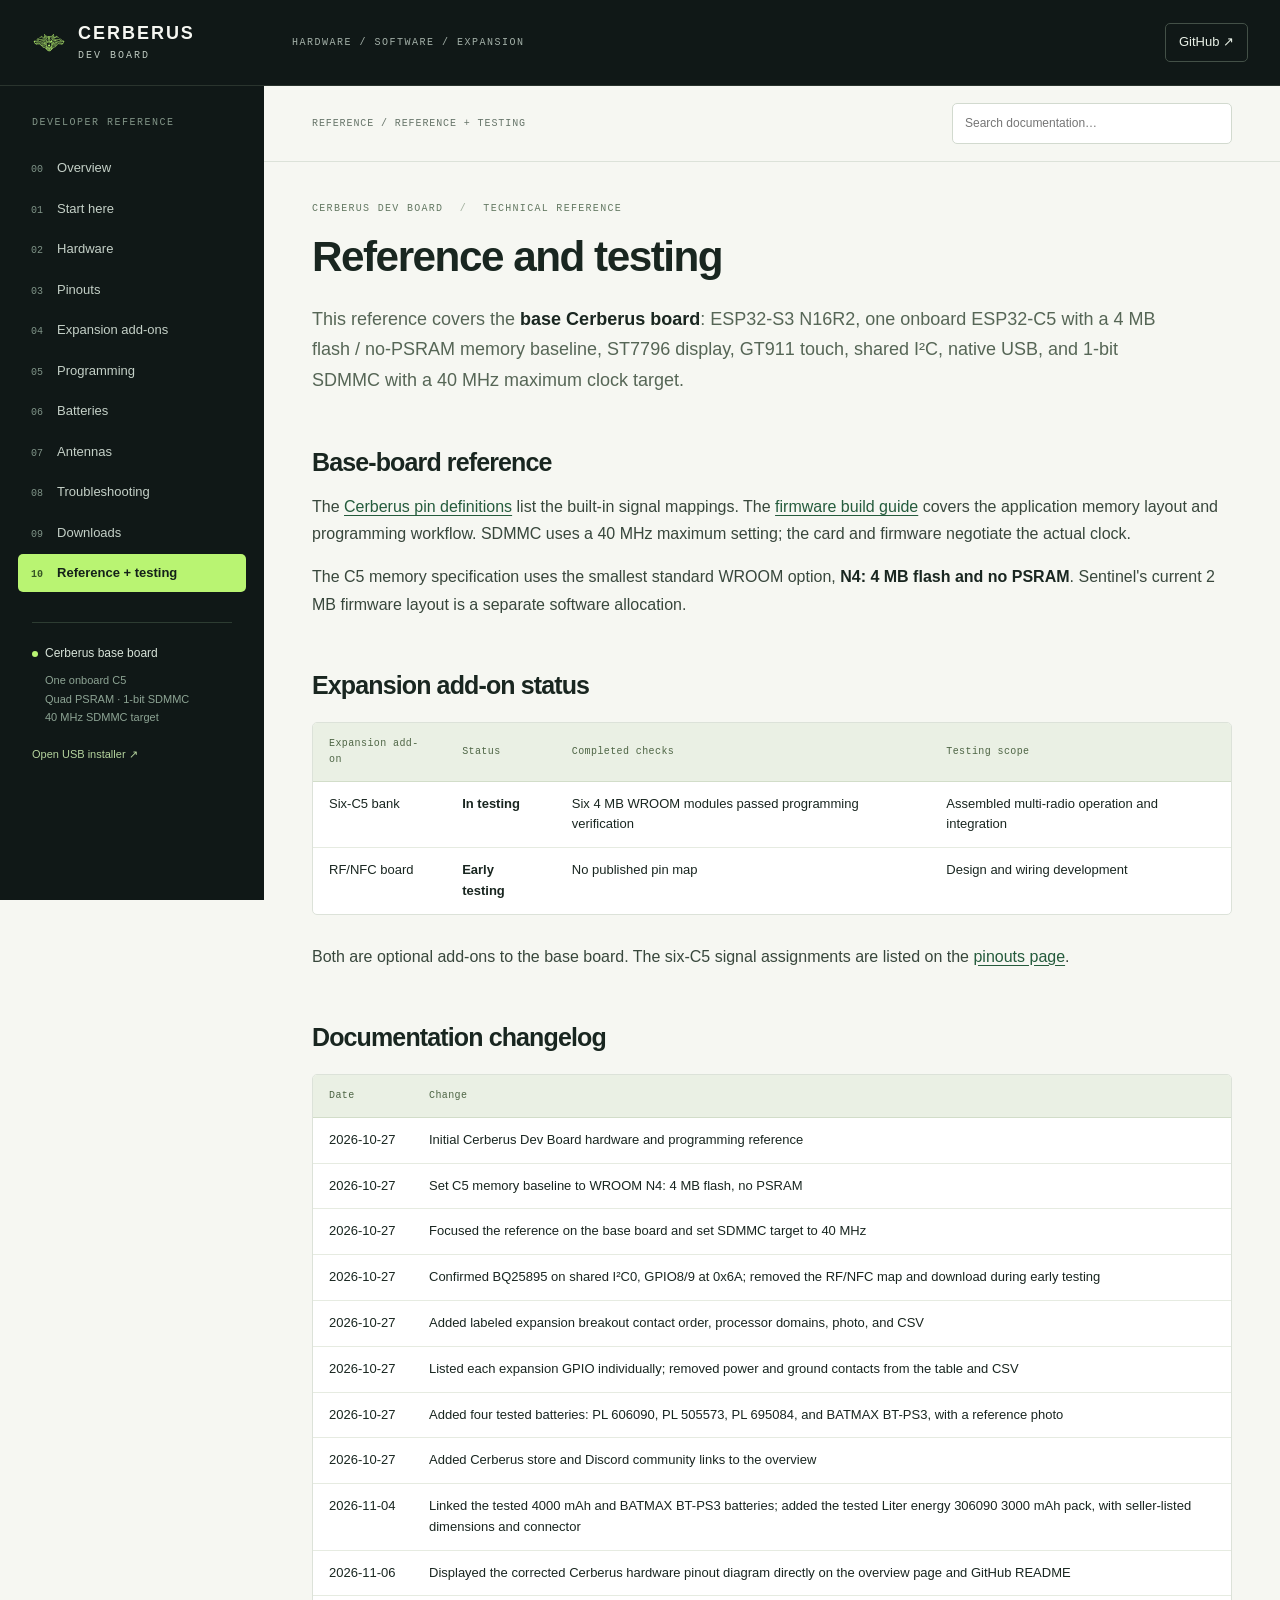
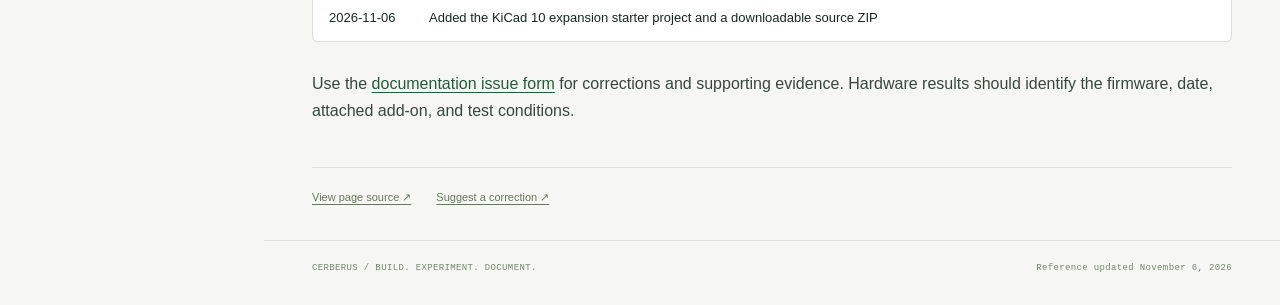
<file: docs/revisions.html>
<!doctype html>
<html lang="en"><head><meta charset="utf-8"><meta name="viewport" content="width=device-width, initial-scale=1">
<title>Reference + testing | Cerberus Dev Board</title><meta name="description" content="Base-board reference, add-on testing status, and documentation history.">
<meta name="theme-color" content="#101817"><link rel="icon" href="assets/cerberus-logo.svg?v=green" type="image/svg+xml"><link rel="stylesheet" href="assets/style.css"><script src="assets/site.js" defer></script></head>
<body class="reference"><a class="skip" href="#main">Skip to content</a>
<header class="topbar"><a class="brand" href="index.html"><img src="assets/cerberus-logo.svg?v=green" alt="" width="34" height="34"><span>CERBERUS<small>DEV BOARD</small></span></a><span class="top-label">HARDWARE / SOFTWARE / EXPANSION</span><a class="github" href="https://github.com/463N7/Cerberus-Dev-Board">GitHub <span aria-hidden="true">↗</span></a><button class="menu-button" type="button" aria-controls="sidebar" aria-expanded="false">Menu</button></header>
<aside id="sidebar" class="sidebar"><p class="nav-heading">DEVELOPER REFERENCE</p><nav aria-label="Documentation"><a href="index.html"><span>00</span>Overview</a><a href="getting-started.html"><span>01</span>Start here</a><a href="hardware.html"><span>02</span>Hardware</a><a href="pinouts.html"><span>03</span>Pinouts</a><a href="expansion.html"><span>04</span>Expansion add-ons</a><a href="programming.html"><span>05</span>Programming</a><a href="batteries.html"><span>06</span>Batteries</a><a href="antennas.html"><span>07</span>Antennas</a><a href="troubleshooting.html"><span>08</span>Troubleshooting</a><a href="downloads.html"><span>09</span>Downloads</a><a href="revisions.html" aria-current="page"><span>10</span>Reference + testing</a></nav><div class="sidebar-note"><span class="status-dot"></span>Cerberus base board<p>One onboard C5<br>Quad PSRAM · 1-bit SDMMC<br>40 MHz SDMMC target</p></div><a class="installer-link" href="https://463n7.github.io/Cerberus-Flasher/">Open USB installer ↗</a></aside>
<div class="workspace"><div class="utility"><span>REFERENCE / REFERENCE + TESTING</span><div class="search-wrap"><label class="sr-only" for="site-search">Search all documentation</label><input id="site-search" type="search" autocomplete="off" placeholder="Search documentation…"><div id="search-results" class="search-results" hidden aria-label="Search results" aria-live="polite"></div></div></div>
<main id="main" tabindex="-1"><div class="page-eyebrow">CERBERUS DEV BOARD <span>/</span> TECHNICAL REFERENCE</div><article><h1 id="reference-and-testing">Reference and testing</h1>
<p>This reference covers the <strong>base Cerberus board</strong>: ESP32-S3 N16R2, one onboard ESP32-C5 with a 4 MB flash / no-PSRAM memory baseline, ST7796 display, GT911 touch, shared I²C, native USB, and 1-bit SDMMC with a 40 MHz maximum clock target.</p>
<h2 id="base-board-reference">Base-board reference</h2>
<p>The <a href="https://github.com/463N7/Cerberus-Sentinel/blob/580c80d77e0eaa952028e65293b4b097be18c7cf/shared/cerberus_pins.h">Cerberus pin definitions</a> list the built-in signal mappings. The <a href="https://github.com/463N7/Cerberus-Sentinel/blob/580c80d77e0eaa952028e65293b4b097be18c7cf/docs/SENTINEL_BUILD.md">firmware build guide</a> covers the application memory layout and programming workflow. SDMMC uses a 40 MHz maximum setting; the card and firmware negotiate the actual clock.</p>
<p>The C5 memory specification uses the smallest standard WROOM option, <strong>N4: 4 MB flash and no PSRAM</strong>. Sentinel's current 2 MB firmware layout is a separate software allocation.</p>
<h2 id="expansion-add-on-status">Expansion add-on status</h2>
<div class="table-scroll"><table>
<thead>
<tr>
<th>Expansion add-on</th>
<th>Status</th>
<th>Completed checks</th>
<th>Testing scope</th>
</tr>
</thead>
<tbody>
<tr>
<td>Six-C5 bank</td>
<td><strong>In testing</strong></td>
<td>Six 4 MB WROOM modules passed programming verification</td>
<td>Assembled multi-radio operation and integration</td>
</tr>
<tr>
<td>RF/NFC board</td>
<td><strong>Early testing</strong></td>
<td>No published pin map</td>
<td>Design and wiring development</td>
</tr>
</tbody>
</table></div>
<p>Both are optional add-ons to the base board. The six-C5 signal assignments are listed on the <a href="pinouts.html">pinouts page</a>.</p>
<h2 id="documentation-changelog">Documentation changelog</h2>
<div class="table-scroll"><table>
<thead>
<tr>
<th>Date</th>
<th>Change</th>
</tr>
</thead>
<tbody>
<tr>
<td>2026-10-27</td>
<td>Initial Cerberus Dev Board hardware and programming reference</td>
</tr>
<tr>
<td>2026-10-27</td>
<td>Set C5 memory baseline to WROOM N4: 4 MB flash, no PSRAM</td>
</tr>
<tr>
<td>2026-10-27</td>
<td>Focused the reference on the base board and set SDMMC target to 40 MHz</td>
</tr>
<tr>
<td>2026-10-27</td>
<td>Confirmed BQ25895 on shared I²C0, GPIO8/9 at 0x6A; removed the RF/NFC map and download during early testing</td>
</tr>
<tr>
<td>2026-10-27</td>
<td>Added labeled expansion breakout contact order, processor domains, photo, and CSV</td>
</tr>
<tr>
<td>2026-10-27</td>
<td>Listed each expansion GPIO individually; removed power and ground contacts from the table and CSV</td>
</tr>
<tr>
<td>2026-10-27</td>
<td>Added four tested batteries: PL 606090, PL 505573, PL 695084, and BATMAX BT-PS3, with a reference photo</td>
</tr>
<tr>
<td>2026-10-27</td>
<td>Added Cerberus store and Discord community links to the overview</td>
</tr>
<tr>
<td>2026-11-04</td>
<td>Linked the tested 4000 mAh and BATMAX BT-PS3 batteries; added the tested Liter energy 306090 3000 mAh pack, with seller-listed dimensions and connector</td>
</tr>
<tr>
<td>2026-11-06</td>
<td>Displayed the corrected Cerberus hardware pinout diagram directly on the overview page and GitHub README</td>
</tr>
<tr>
<td>2026-11-06</td>
<td>Added the KiCad 10 expansion starter project and a downloadable source ZIP</td>
</tr>
</tbody>
</table></div>
<p>Use the <a href="https://github.com/463N7/Cerberus-Dev-Board/issues/new?template=documentation.yml">documentation issue form</a> for corrections and supporting evidence. Hardware results should identify the firmware, date, attached add-on, and test conditions.</p></article><div class="page-end"><a href="https://github.com/463N7/Cerberus-Dev-Board/blob/main/content/revisions.md">View page source ↗</a><a href="https://github.com/463N7/Cerberus-Dev-Board/issues/new/choose">Suggest a correction ↗</a></div></main>
<footer><span>CERBERUS / BUILD. EXPERIMENT. DOCUMENT.</span><span>Reference updated November 6, 2026</span></footer></div></body></html>
</file>
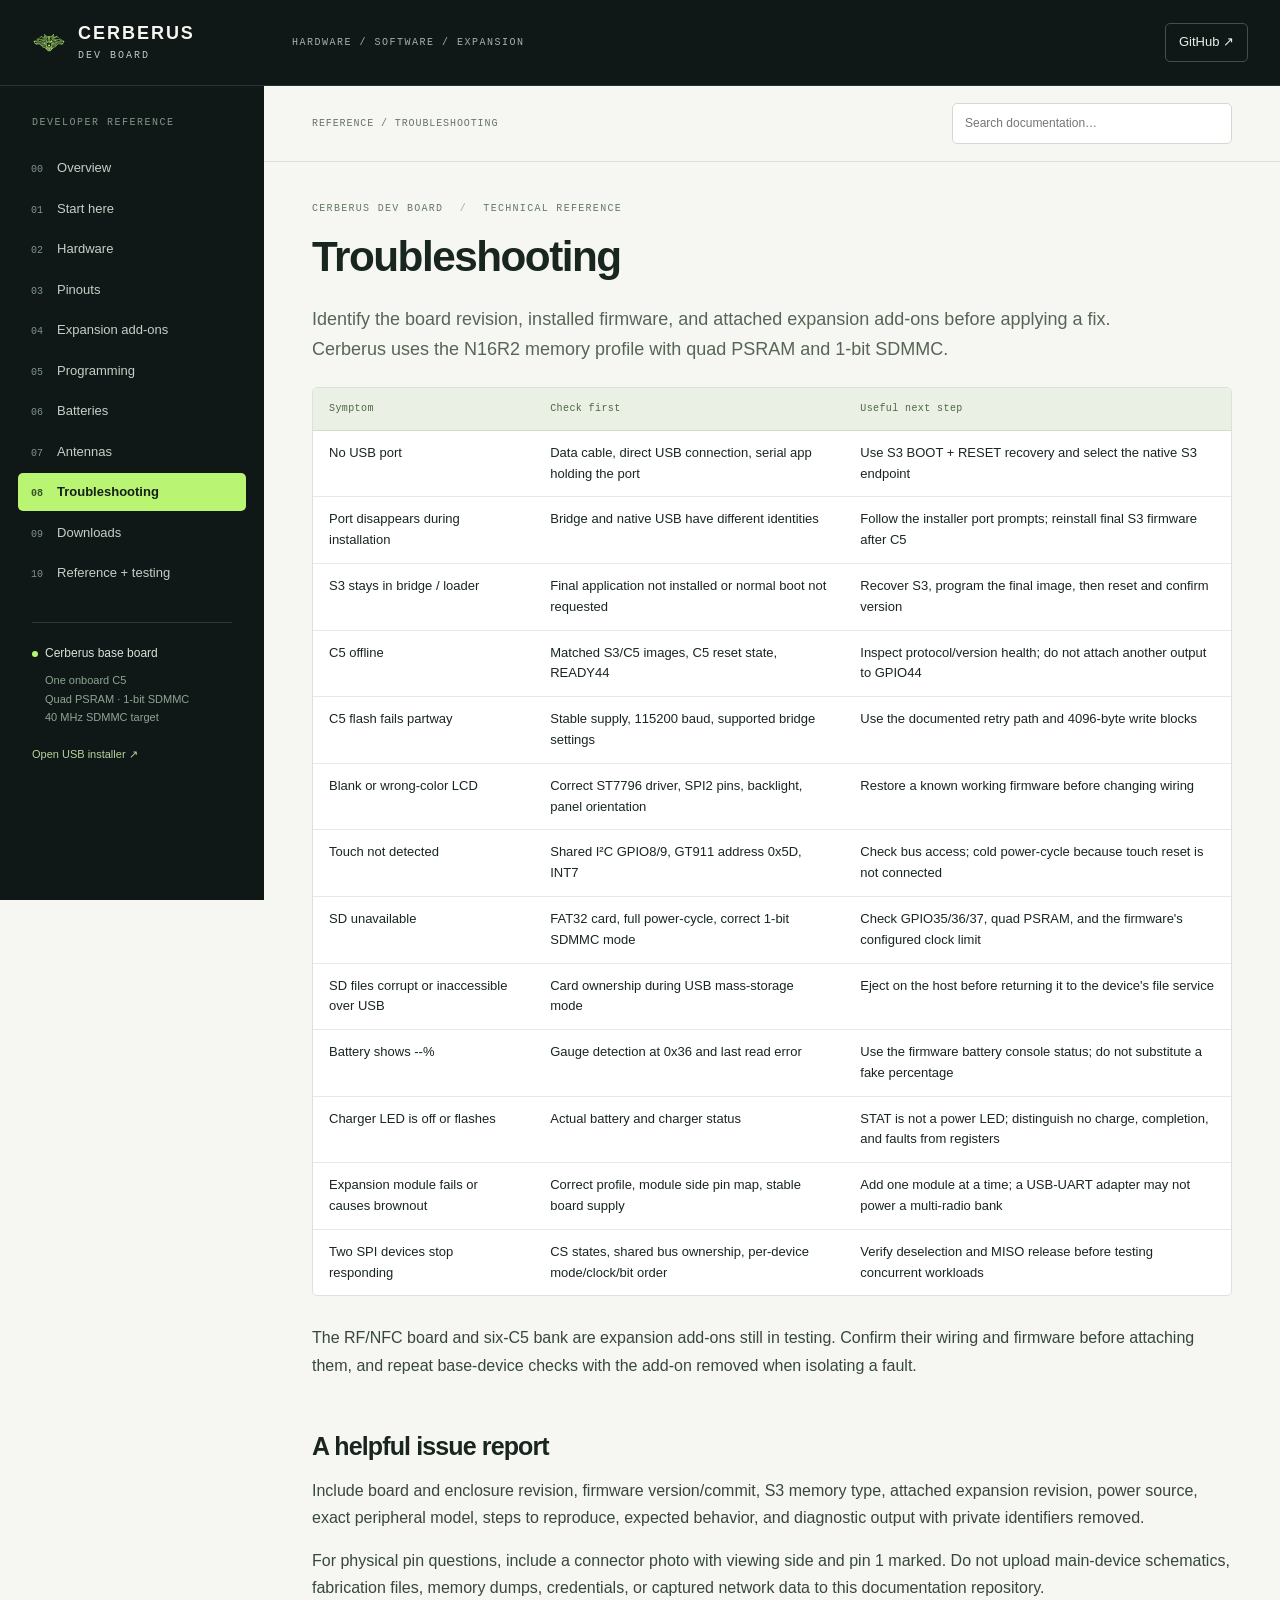
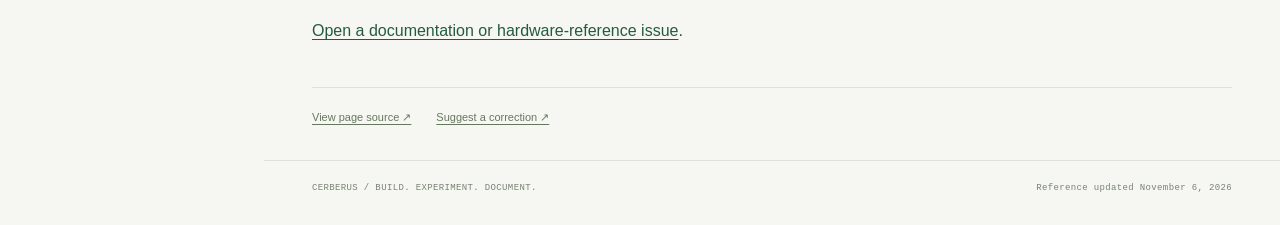
<file: docs/troubleshooting.html>
<!doctype html>
<html lang="en"><head><meta charset="utf-8"><meta name="viewport" content="width=device-width, initial-scale=1">
<title>Troubleshooting | Cerberus Dev Board</title><meta name="description" content="Recover USB and diagnose the built-in interfaces.">
<meta name="theme-color" content="#101817"><link rel="icon" href="assets/cerberus-logo.svg?v=green" type="image/svg+xml"><link rel="stylesheet" href="assets/style.css"><script src="assets/site.js" defer></script></head>
<body class="reference"><a class="skip" href="#main">Skip to content</a>
<header class="topbar"><a class="brand" href="index.html"><img src="assets/cerberus-logo.svg?v=green" alt="" width="34" height="34"><span>CERBERUS<small>DEV BOARD</small></span></a><span class="top-label">HARDWARE / SOFTWARE / EXPANSION</span><a class="github" href="https://github.com/463N7/Cerberus-Dev-Board">GitHub <span aria-hidden="true">↗</span></a><button class="menu-button" type="button" aria-controls="sidebar" aria-expanded="false">Menu</button></header>
<aside id="sidebar" class="sidebar"><p class="nav-heading">DEVELOPER REFERENCE</p><nav aria-label="Documentation"><a href="index.html"><span>00</span>Overview</a><a href="getting-started.html"><span>01</span>Start here</a><a href="hardware.html"><span>02</span>Hardware</a><a href="pinouts.html"><span>03</span>Pinouts</a><a href="expansion.html"><span>04</span>Expansion add-ons</a><a href="programming.html"><span>05</span>Programming</a><a href="batteries.html"><span>06</span>Batteries</a><a href="antennas.html"><span>07</span>Antennas</a><a href="troubleshooting.html" aria-current="page"><span>08</span>Troubleshooting</a><a href="downloads.html"><span>09</span>Downloads</a><a href="revisions.html"><span>10</span>Reference + testing</a></nav><div class="sidebar-note"><span class="status-dot"></span>Cerberus base board<p>One onboard C5<br>Quad PSRAM · 1-bit SDMMC<br>40 MHz SDMMC target</p></div><a class="installer-link" href="https://463n7.github.io/Cerberus-Flasher/">Open USB installer ↗</a></aside>
<div class="workspace"><div class="utility"><span>REFERENCE / TROUBLESHOOTING</span><div class="search-wrap"><label class="sr-only" for="site-search">Search all documentation</label><input id="site-search" type="search" autocomplete="off" placeholder="Search documentation…"><div id="search-results" class="search-results" hidden aria-label="Search results" aria-live="polite"></div></div></div>
<main id="main" tabindex="-1"><div class="page-eyebrow">CERBERUS DEV BOARD <span>/</span> TECHNICAL REFERENCE</div><article><h1 id="troubleshooting">Troubleshooting</h1>
<p>Identify the board revision, installed firmware, and attached expansion add-ons before applying a fix. Cerberus uses the N16R2 memory profile with quad PSRAM and 1-bit SDMMC.</p>
<div class="table-scroll"><table>
<thead>
<tr>
<th>Symptom</th>
<th>Check first</th>
<th>Useful next step</th>
</tr>
</thead>
<tbody>
<tr>
<td>No USB port</td>
<td>Data cable, direct USB connection, serial app holding the port</td>
<td>Use S3 BOOT + RESET recovery and select the native S3 endpoint</td>
</tr>
<tr>
<td>Port disappears during installation</td>
<td>Bridge and native USB have different identities</td>
<td>Follow the installer port prompts; reinstall final S3 firmware after C5</td>
</tr>
<tr>
<td>S3 stays in bridge / loader</td>
<td>Final application not installed or normal boot not requested</td>
<td>Recover S3, program the final image, then reset and confirm version</td>
</tr>
<tr>
<td>C5 offline</td>
<td>Matched S3/C5 images, C5 reset state, READY44</td>
<td>Inspect protocol/version health; do not attach another output to GPIO44</td>
</tr>
<tr>
<td>C5 flash fails partway</td>
<td>Stable supply, 115200 baud, supported bridge settings</td>
<td>Use the documented retry path and 4096-byte write blocks</td>
</tr>
<tr>
<td>Blank or wrong-color LCD</td>
<td>Correct ST7796 driver, SPI2 pins, backlight, panel orientation</td>
<td>Restore a known working firmware before changing wiring</td>
</tr>
<tr>
<td>Touch not detected</td>
<td>Shared I²C GPIO8/9, GT911 address 0x5D, INT7</td>
<td>Check bus access; cold power-cycle because touch reset is not connected</td>
</tr>
<tr>
<td>SD unavailable</td>
<td>FAT32 card, full power-cycle, correct 1-bit SDMMC mode</td>
<td>Check GPIO35/36/37, quad PSRAM, and the firmware's configured clock limit</td>
</tr>
<tr>
<td>SD files corrupt or inaccessible over USB</td>
<td>Card ownership during USB mass-storage mode</td>
<td>Eject on the host before returning it to the device's file service</td>
</tr>
<tr>
<td>Battery shows --%</td>
<td>Gauge detection at 0x36 and last read error</td>
<td>Use the firmware battery console status; do not substitute a fake percentage</td>
</tr>
<tr>
<td>Charger LED is off or flashes</td>
<td>Actual battery and charger status</td>
<td>STAT is not a power LED; distinguish no charge, completion, and faults from registers</td>
</tr>
<tr>
<td>Expansion module fails or causes brownout</td>
<td>Correct profile, module side pin map, stable board supply</td>
<td>Add one module at a time; a USB-UART adapter may not power a multi-radio bank</td>
</tr>
<tr>
<td>Two SPI devices stop responding</td>
<td>CS states, shared bus ownership, per-device mode/clock/bit order</td>
<td>Verify deselection and MISO release before testing concurrent workloads</td>
</tr>
</tbody>
</table></div>
<p>The RF/NFC board and six-C5 bank are expansion add-ons still in testing. Confirm their wiring and firmware before attaching them, and repeat base-device checks with the add-on removed when isolating a fault.</p>
<h2 id="a-helpful-issue-report">A helpful issue report</h2>
<p>Include board and enclosure revision, firmware version/commit, S3 memory type, attached expansion revision, power source, exact peripheral model, steps to reproduce, expected behavior, and diagnostic output with private identifiers removed.</p>
<p>For physical pin questions, include a connector photo with viewing side and pin 1 marked. Do not upload main-device schematics, fabrication files, memory dumps, credentials, or captured network data to this documentation repository.</p>
<p><a href="https://github.com/463N7/Cerberus-Dev-Board/issues/new?template=documentation.yml">Open a documentation or hardware-reference issue</a>.</p></article><div class="page-end"><a href="https://github.com/463N7/Cerberus-Dev-Board/blob/main/content/troubleshooting.md">View page source ↗</a><a href="https://github.com/463N7/Cerberus-Dev-Board/issues/new/choose">Suggest a correction ↗</a></div></main>
<footer><span>CERBERUS / BUILD. EXPERIMENT. DOCUMENT.</span><span>Reference updated November 6, 2026</span></footer></div></body></html>
</file>
<file: docs/assets/style.css>
:root{--ink:#192620;--muted:#58665e;--paper:#f6f7f2;--line:#dce2d9;--lime:#b9f472;--rail:#101817;--mono:ui-monospace,SFMono-Regular,Consolas,monospace;--sans:Inter,"Segoe UI",Arial,sans-serif;color-scheme:light}
*{box-sizing:border-box}body{margin:0;background:var(--paper);color:var(--ink);font-family:var(--sans);font-size:16px;line-height:1.7}a{color:#245b3c;text-underline-offset:3px}a:hover{color:#3e783b}button,input{font:inherit}button,a,input{touch-action:manipulation}button{cursor:pointer}a:focus-visible,button:focus-visible,input:focus-visible{outline:3px solid #6b9d36;outline-offset:3px}.skip{position:fixed;top:-70px;left:12px;z-index:20;background:var(--lime);padding:8px 16px}.skip:focus{top:10px}.sr-only{position:absolute;width:1px;height:1px;padding:0;margin:-1px;overflow:hidden;clip:rect(0,0,0,0);white-space:nowrap;border:0}
.topbar{height:86px;background:var(--rail);color:#edf3eb;display:flex;align-items:center;padding:0 32px;position:fixed;inset:0 0 auto;z-index:10;border-bottom:1px solid #2a342e;gap:30px}.brand{display:flex;align-items:center;gap:12px;text-decoration:none;color:#f6f7f2;font-weight:750;font-size:18px;line-height:1.2;letter-spacing:.11em;width:230px;flex-shrink:0}.brand:hover{color:white}.brand small{display:block;font-family:var(--mono);font-size:10px;font-weight:400;letter-spacing:.2em;color:#bdc8bf;margin-top:5px}.top-label{font-family:var(--mono);font-size:10px;letter-spacing:.15em;color:#a3b0a8}.github{margin-left:auto;color:#e8f0e6;text-decoration:none;font-size:13px;border:1px solid #435047;border-radius:5px;padding:7px 13px}.github:hover{color:var(--lime)}.menu-button{display:none;background:transparent;color:white;border:1px solid #58665d;padding:6px 12px;border-radius:4px}
.sidebar{position:fixed;top:86px;bottom:0;width:264px;background:var(--rail);color:#becbbf;padding:28px 18px;overflow-y:auto;z-index:9}.nav-heading{font-family:var(--mono);font-size:10px;color:#819487;letter-spacing:.15em;margin:0 14px 18px}.sidebar nav{display:flex;flex-direction:column;gap:3px}.sidebar nav a{color:#c4d0c7;text-decoration:none;font-size:13px;padding:9px 13px;border-radius:5px;line-height:1.5}.sidebar nav a span{font-family:var(--mono);font-size:10px;color:#7f9387;margin-right:14px}.sidebar nav a:hover{background:#202d25;color:white}.sidebar nav a[aria-current]{background:#b9f472;color:#142119;font-weight:650}.sidebar nav a[aria-current] span{color:#375625}.sidebar-note{margin:30px 14px 18px;padding-top:20px;border-top:1px solid #2d3c32;font-size:12px;color:#d7e3d9}.sidebar-note p{font-size:11px;color:#8da494;margin:8px 0 0 13px;line-height:1.7}.status-dot{display:inline-block;width:6px;height:6px;background:var(--lime);border-radius:50%;margin-right:7px}.installer-link{display:block;color:#b5d49e;font-size:11px;margin:0 14px;text-decoration:none}
.workspace{margin:86px 0 0 264px;min-height:calc(100vh - 86px)}.utility{height:76px;border-bottom:1px solid var(--line);padding:0 48px;display:flex;align-items:center;justify-content:space-between;gap:20px}.utility>span{font-family:var(--mono);font-size:10px;letter-spacing:.09em;color:#67756a}.search-wrap{position:relative;width:280px;flex-shrink:0}#site-search{border:1px solid #d2dacf;border-radius:5px;background:#fff;padding:9px 12px;font-size:12px;width:100%;color:var(--ink)}.search-results{position:absolute;right:0;top:44px;width:min(440px,calc(100vw - 40px));max-height:460px;overflow:auto;z-index:12;background:white;border:1px solid var(--line);box-shadow:0 12px 40px #1e2c2026;border-radius:8px;padding:8px}.search-results a{display:block;padding:10px 12px;text-decoration:none;border-radius:4px;font-size:13px}.search-results a:hover{background:#edf4e7}.search-results small{display:block;color:var(--muted);font-size:11px;line-height:1.5}.search-results p{padding:5px 12px;font-size:12px}
main{padding:38px 48px 34px;max-width:1320px;margin:0 auto}.page-eyebrow{font-family:var(--mono);font-size:10px;letter-spacing:.13em;color:#647963;margin-bottom:16px}.page-eyebrow span{margin:0 9px;color:#a1b09e}h1,h2,h3{line-height:1.15;letter-spacing:-.035em}h1{font-size:clamp(34px,3.3vw,51px);font-weight:690;margin:0 0 22px}h2{font-size:25px;margin:46px 0 16px;padding-top:7px;scroll-margin-top:108px}h3{font-size:21px;margin:12px 0}p{margin:16px 0;color:#38473c}article>p:first-of-type{font-size:18px;max-width:850px;color:#566656;line-height:1.7}li{margin:9px 0}strong{font-weight:650;color:var(--ink)}.home h1{font-size:clamp(46px,4.7vw,76px);max-width:820px;font-weight:680;letter-spacing:-.065em;line-height:1.03;margin-top:10px}.home article>p:first-of-type{max-width:720px;font-size:20px}.hero-actions{display:flex;gap:12px;margin:28px 0 36px}.button{display:inline-flex;align-items:center;gap:20px;background:#182d20;color:#fff;padding:11px 19px;text-decoration:none;border-radius:4px;font-size:13px;font-weight:600}.button:hover{background:#28452d;color:white}.button.secondary{background:transparent;border:1px solid #b7c3b1;color:#2a472f}.button.secondary:hover{background:#e7eedf}.stats{display:grid;grid-template-columns:repeat(4,1fr);border-top:1px solid #ced9c5;border-bottom:1px solid #ced9c5;padding:24px 0;gap:16px;margin-bottom:32px}.stats strong{font-family:var(--mono);font-size:17px;display:block;font-weight:550;letter-spacing:-.03em}.stats span{display:block;font-size:11px;color:#5d705e;margin-top:5px}.home h2{font-size:31px;letter-spacing:-.04em}.architecture{display:grid;grid-template-columns:1fr 140px 1fr;position:relative;background:#18251d;padding:64px 28px 28px;color:#d6e7d3;border:1px solid #2c432e;border-radius:8px;margin:28px 0 36px;gap:10px}.arch-peripherals{position:absolute;left:28px;top:18px;font-family:var(--mono);font-size:10px;letter-spacing:.025em;color:#b0c5a7}.arch-main,.arch-radio{border:1px solid #59724e;border-radius:5px;padding:22px 18px;background:#213124}.arch-main>span,.arch-radio>span{display:block;font-family:var(--mono);font-size:8px;letter-spacing:.12em;color:#adca99}.architecture strong{display:block;font-family:var(--mono);font-size:27px;color:var(--lime);margin:6px 0}.architecture small{display:block;font-size:10px;color:#b6c7b1}.arch-link{font-family:var(--mono);font-size:9px;align-self:center;text-align:center;color:#cae2b7;border-top:1px solid #7b975a;padding-top:9px}.arch-link span{display:block;font-size:8px;color:#99ac90}.guide-grid{display:grid;grid-template-columns:repeat(3,1fr);gap:14px;margin:25px 0}.guide-grid>a{display:block;padding:24px 22px;background:#fff;border:1px solid var(--line);border-radius:6px;text-decoration:none;transition:border-color .15s,transform .15s}.guide-grid>a:hover{border-color:#79975f;transform:translateY(-2px)}.guide-grid span{font-family:var(--mono);font-size:9px;letter-spacing:.07em;color:#5b7653}.guide-grid h3{font-size:21px;color:#203323;line-height:1.22;margin:15px 0 10px}.guide-grid p{font-size:12px;line-height:1.65;margin:0;color:#64715f}.callout,blockquote{padding:20px 24px;border-left:3px solid #659a3c;background:#eaf1df;margin:28px 0}.callout p{font-size:13px;margin:8px 0 0}blockquote{margin-left:0;margin-right:0}.table-scroll{overflow-x:auto;margin:22px 0 28px;border:1px solid var(--line);border-radius:5px;background:#fff}table{border-collapse:collapse;font-size:13px;line-height:1.6;width:100%;min-width:540px}th{text-align:left;background:#eaf0e4;color:#4e6545;font-family:var(--mono);font-size:10px;font-weight:500;letter-spacing:.04em;padding:13px 16px;border-bottom:1px solid #d2ddc9}td{vertical-align:top;padding:12px 16px;border-bottom:1px solid #e6ebe1;min-width:100px}tbody tr:last-child td{border-bottom:0}tbody tr:hover{background:#f8faf5}code{font-family:var(--mono);font-size:.85em;background:#e7edde;padding:2px 5px;border-radius:3px;overflow-wrap:anywhere}pre{position:relative;background:#15211b;color:#d2e9c4;padding:28px 20px 20px;border-radius:6px;overflow-x:auto;line-height:1.8;font-size:13px}pre code{padding:0;background:none;color:inherit;font-size:inherit;overflow-wrap:normal}pre button{position:absolute;right:8px;top:7px;border:1px solid #586e51;color:#cee9b7;background:#263424;border-radius:3px;font:10px var(--mono);padding:3px 7px}.table-filter{background:#eaf0e3;border:1px solid #d0dbc7;border-radius:5px;padding:16px 20px;margin:25px 0}.table-filter label{display:block;font:10px var(--mono);text-transform:uppercase;letter-spacing:.05em;color:#52694b;margin-bottom:8px}.table-filter input{width:100%;background:white;border:1px solid #bacab1;padding:10px 12px;border-radius:3px;font-size:14px}.table-filter p{font-size:11px;margin:4px 0 0}.page-end{border-top:1px solid var(--line);margin-top:42px;padding-top:20px;display:flex;gap:25px;font-size:11px}.page-end a{color:#66775f}footer{max-width:1320px;margin:0 auto;padding:20px 48px 28px;display:flex;justify-content:space-between;gap:12px;font-family:var(--mono);font-size:9px;color:#778372;letter-spacing:.04em;border-top:1px solid var(--line)}[hidden]{display:none!important}
@media(min-width:1500px){main{padding-top:52px}.home .page-eyebrow{margin-bottom:24px}.home .stats{margin-top:44px;margin-bottom:40px}}
@media(max-width:1150px){.top-label{display:none}.guide-grid{grid-template-columns:repeat(2,1fr)}main{padding:32px}.utility{padding:0 32px}.architecture{grid-template-columns:1fr 90px 1fr;padding-left:20px;padding-right:20px}.architecture strong{font-size:23px}.arch-main,.arch-radio{padding:18px 12px}.stats{grid-template-columns:repeat(2,1fr);row-gap:20px}.stats strong{font-size:18px}}
@media(max-width:800px){.topbar{height:72px;padding:0 20px;gap:12px}.brand{width:auto;margin-right:auto;font-size:15px;gap:9px}.brand img{width:30px;height:30px}.brand small{font-size:8px}.github{margin-left:0;font-size:11px;padding:5px 9px}.menu-button{display:block;font-size:12px}.sidebar{top:72px;width:264px;transform:translateX(-100%);transition:transform .15s;box-shadow:12px 0 30px #0003}.sidebar.open{transform:translateX(0)}.workspace{margin:72px 0 0}.utility{height:65px;padding:0 20px;gap:12px}.utility>span{font-size:8px}.search-wrap{width:210px}main{padding:28px 22px}.home h1{font-size:51px}.home article>p:first-of-type{font-size:18px}.hero-actions{gap:10px}.button{padding:10px 14px;font-size:12px;gap:10px}h2{font-size:24px}.home h2{font-size:27px}.page-eyebrow{font-size:8px}.guide-grid{gap:11px}.guide-grid>a{padding:21px 17px}.guide-grid h3{font-size:20px}.architecture{grid-template-columns:1fr;padding:52px 22px 22px}.arch-link{padding:8px 0;border-top:0}.arch-main,.arch-radio{padding:20px}.arch-peripherals{font-size:9px;left:22px}footer{padding:20px 22px;flex-direction:column;gap:5px}article>p:first-of-type{font-size:16px}.page-end{gap:15px;flex-wrap:wrap}}
@media(max-width:800px){.sidebar{visibility:hidden}.sidebar.open{visibility:visible}}
@media(max-width:430px){.utility>span{display:none}.search-wrap{width:100%}.guide-grid{grid-template-columns:1fr}.hero-actions{flex-wrap:wrap}.stats strong{font-size:15px}.stats span{font-size:10px}.home h1{font-size:45px}.github{font-size:10px}.topbar{padding:0 14px}.brand{font-size:13px}}
@media(prefers-reduced-motion:reduce){*{transition:none!important;scroll-behavior:auto!important}}@media print{.topbar,.sidebar,.utility,.page-end,footer,.hero-actions,.table-filter{display:none}.workspace{margin:0}main{padding:0;max-width:none}body{background:white;font-size:11pt}.table-scroll{overflow:visible}table{min-width:0;font-size:9pt}h1{font-size:28pt}h2{break-after:avoid}tr{break-inside:avoid}a{color:inherit}pre{white-space:pre-wrap}}
.connector-photo{margin:24px 0;padding:14px 18px;border:1px solid var(--line);border-radius:5px;background:#fff}.connector-photo summary{cursor:pointer;font-size:13px;font-weight:600;color:#245b3c}.connector-photo figure{margin:16px 0 0}.connector-photo img{display:block;width:440px;max-width:100%;height:auto;border-radius:4px}.connector-photo figcaption{font-size:11px;color:var(--muted);margin-top:8px}
.pinout-overview{margin:28px 0}.pinout-overview img{display:block;width:100%;height:auto;border:1px solid var(--line);border-radius:6px}.pinout-overview figcaption{margin-top:10px;font-size:12px;color:var(--muted)}
</file>
